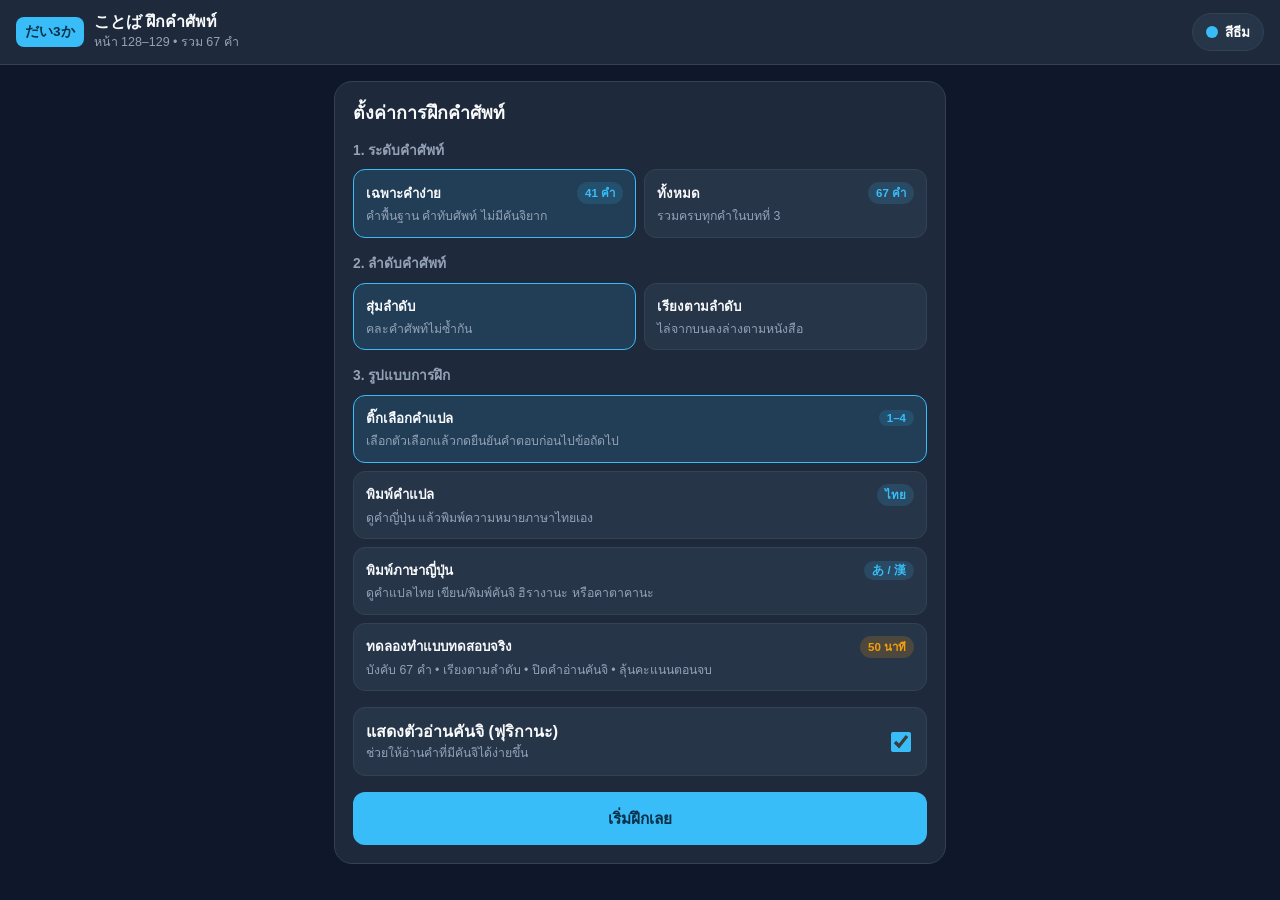
<file: index.html>
<!DOCTYPE html>
<html lang="th" data-theme="dark">
<head>
  <meta charset="UTF-8" />
  <meta name="viewport" content="width=device-width, initial-scale=1.0" />
  <title>ฝึกคำศัพท์ だい3か ことば (หน้า 128–129)</title>
  <link rel="stylesheet" href="./style.css" />
</head>
<body>
  <!-- แถบด้านบน -->
  <header class="topbar">
    <div class="brand">
      <span class="brand-badge">だい3か</span>
      <div>
        <h1>ことば ฝึกคำศัพท์</h1>
        <p class="subtitle">หน้า 128–129 • รวม 67 คำ</p>
      </div>
    </div>

    <button id="themeToggleBtn" class="icon-btn" type="button" aria-label="เปลี่ยนสีธีม">
      <span class="color-dot" id="currentThemeDot"></span>
      <span>สีธีม</span>
    </button>
  </header>

  <!-- หน้าต่างเปลี่ยนสี GUI (Fixed ไม่ทะลุขอบจอ) -->
  <div id="themeBackdrop" class="backdrop hidden"></div>
  <aside id="themePopover" class="theme-popover hidden" role="dialog" aria-label="ตั้งค่าสีธีม">
    <div class="popover-header">
      <strong>เปลี่ยนสี GUI</strong>
      <button id="closeThemeBtn" class="close-mini-btn" type="button">✕</button>
    </div>
    <div class="theme-grid">
      <button class="theme-chip active" data-theme-val="dark" type="button">
        <span class="dot" style="background:#38bdf8"></span> ธีมมืด
      </button>
      <button class="theme-chip" data-theme-val="amoled" type="button">
        <span class="dot" style="background:#a78bfa"></span> ดำสนิท
      </button>
      <button class="theme-chip" data-theme-val="light" type="button">
        <span class="dot" style="background:#2563eb"></span> คลีนไลท์
      </button>
      <button class="theme-chip" data-theme-val="matcha" type="button">
        <span class="dot" style="background:#34d399"></span> มัทฉะ
      </button>
      <button class="theme-chip" data-theme-val="sakura" type="button">
        <span class="dot" style="background:#f472b6"></span> ซากุระ
      </button>
      <button class="theme-chip" data-theme-val="amber" type="button">
        <span class="dot" style="background:#fb923c"></span> อบอุ่น
      </button>
    </div>
    <div class="custom-color-row">
      <label for="customColorInput">สีปุ่ม / ไฮไลต์กำหนดเอง</label>
      <div class="color-picker-wrap">
        <span id="customColorHex">#38BDF8</span>
        <input id="customColorInput" type="color" value="#38bdf8" />
      </div>
    </div>
  </aside>

  <main class="container">
    <!-- หน้า 1: ตั้งค่าการฝึก -->
    <section id="setupScreen" class="card">
      <h2 class="section-title">ตั้งค่าการฝึกคำศัพท์</h2>

      <div class="setting-block">
        <div class="setting-label">1. ระดับคำศัพท์</div>
        <div class="option-grid two-col" id="levelGroup">
          <button class="select-card active" data-value="easy" type="button">
            <div class="card-row">
              <strong>เฉพาะคำง่าย</strong>
              <span class="pill">41 คำ</span>
            </div>
            <small>คำพื้นฐาน คำทับศัพท์ ไม่มีคันจิยาก</small>
          </button>
          <button class="select-card" data-value="all" type="button">
            <div class="card-row">
              <strong>ทั้งหมด</strong>
              <span class="pill">67 คำ</span>
            </div>
            <small>รวมครบทุกคำในบทที่ 3</small>
          </button>
        </div>
      </div>

      <div class="setting-block">
        <div class="setting-label">2. ลำดับคำศัพท์</div>
        <div class="option-grid two-col" id="orderGroup">
          <button class="select-card active" data-value="random" type="button">
            <strong>สุ่มลำดับ</strong>
            <small>คละคำศัพท์ไม่ซ้ำกัน</small>
          </button>
          <button class="select-card" data-value="ordered" type="button">
            <strong>เรียงตามลำดับ</strong>
            <small>ไล่จากบนลงล่างตามหนังสือ</small>
          </button>
        </div>
      </div>

      <div class="setting-block">
        <div class="setting-label">3. รูปแบบการฝึก</div>
        <div class="option-grid" id="modeGroup">
          <button class="select-card active" data-value="mcq" type="button">
            <div class="card-row">
              <strong>ติ๊กเลือกคำแปล</strong>
              <span class="pill">1–4</span>
            </div>
            <small>เลือกตัวเลือกแล้วกดยืนยันคำตอบก่อนไปข้อถัดไป</small>
          </button>

          <button class="select-card" data-value="type_th" type="button">
            <div class="card-row">
              <strong>พิมพ์คำแปล</strong>
              <span class="pill">ไทย</span>
            </div>
            <small>ดูคำญี่ปุ่น แล้วพิมพ์ความหมายภาษาไทยเอง</small>
          </button>

          <button class="select-card" data-value="type_jp" type="button">
            <div class="card-row">
              <strong>พิมพ์ภาษาญี่ปุ่น</strong>
              <span class="pill">あ / 漢</span>
            </div>
            <small>ดูคำแปลไทย เขียน/พิมพ์คันจิ ฮิรางานะ หรือคาตาคานะ</small>
          </button>

          <button class="select-card exam-card" data-value="exam" type="button">
            <div class="card-row">
              <strong>ทดลองทำแบบทดสอบจริง</strong>
              <span class="pill exam-pill">50 นาที</span>
            </div>
            <small>บังคับ 67 คำ • เรียงตามลำดับ • ปิดคำอ่านคันจิ • ลุ้นคะแนนตอนจบ</small>
          </button>
        </div>
      </div>

      <div class="setting-block" id="furiganaRow">
        <label class="toggle-box" for="furiganaToggle">
          <div>
            <strong>แสดงตัวอ่านคันจิ (ฟุริกานะ)</strong>
            <small>ช่วยให้อ่านคำที่มีคันจิได้ง่ายขึ้น</small>
          </div>
          <input id="furiganaToggle" type="checkbox" checked />
        </label>
      </div>

      <div id="examNotice" class="exam-notice hidden">
        🔒 <strong>โหมดทดลองสอบ:</strong> ล็อกใช้คำศัพท์ทั้งหมด 67 คำ เรียงตามลำดับ ปิดฟุริกานะ และจับเวลา 50:00 นาที ไม่เฉลยระหว่างทำ
      </div>

      <button id="startBtn" class="primary-btn" type="button">เริ่มฝึกเลย</button>
    </section>

    <!-- หน้า 2: หน้าฝึก / ทำข้อสอบ -->
    <section id="quizScreen" class="card hidden">
      <div class="quiz-top">
        <button id="backBtn" class="ghost-btn" type="button">← ย้อนกลับ</button>
        <div class="quiz-status">
          <span id="progressText">1 / 41</span>
          <span id="timerBadge" class="timer-badge hidden">⏱ <strong id="timerText">50:00</strong></span>
        </div>
      </div>

      <div class="progress-track">
        <div id="progressFill" class="progress-fill"></div>
      </div>

      <div class="question-box">
        <div class="q-meta">
          <span id="qCounter">ข้อที่ 1</span>
          <span id="qDirectionTag" class="tag">ญี่ปุ่น → ไทย</span>
        </div>
        <div id="qPrompt" class="q-prompt">いま</div>
        <div id="qHint" class="q-hint hidden"></div>
      </div>

      <!-- โหมด 4 ตัวเลือก -->
      <div id="mcqSection" class="mcq-list hidden"></div>

      <!-- โหมดพิมพ์คำตอบ (ใช้ form แท้ + inputmode="text" เพื่อให้ Gboard / แป้นเขียนมือเด้งขึ้นบนทุกเบราว์เซอร์) -->
      <div id="inputSection" class="input-area hidden">
        <form id="answerForm" class="input-form" action="javascript:void(0)" autocomplete="off">
          <input
            id="answerInput"
            name="vocab_answer"
            class="answer-input"
            type="text"
            inputmode="text"
            enterkeyhint="done"
            autocomplete="off"
            autocorrect="off"
            autocapitalize="off"
            spellcheck="false"
            tabindex="0"
            placeholder="แตะที่นี่เพื่อเขียน/พิมพ์คำตอบ..."
          />
        </form>

        <div class="kbd-toolbar">
          <span id="inputHelperText" class="helper-note">แตะช่องด้านบนเพื่อเปิดแป้นพิมพ์</span>
          <button id="kbdToggleBtn" class="mini-tool-btn hidden" type="button">
            ⌨️ แป้นคานะสำรอง
          </button>
        </div>

        <!-- แป้นพิมพ์ญี่ปุ่นสำรอง (ซ่อนไว้เป็นค่าเริ่มต้น ใช้เมื่อต้องการจิ้มบนจอ) -->
        <div id="builtinKbd" class="builtin-kbd hidden">
          <div class="kbd-header">
            <div class="kbd-tabs">
              <button class="kbd-tab active" data-script="hira" type="button">ひらがな</button>
              <button class="kbd-tab" data-script="kata" type="button">カタカナ</button>
              <button class="kbd-tab" data-script="dakuten" type="button">゛/ ゜/ เล็ก</button>
            </div>
            <div class="kbd-actions">
              <button id="kbdBackspaceBtn" class="kbd-fn-btn" type="button">⌫ ลบ</button>
              <button id="kbdClearBtn" class="kbd-fn-btn" type="button">ล้าง</button>
            </div>
          </div>
          <div id="kbdGrid" class="kbd-grid"></div>
        </div>
      </div>

      <div id="feedbackBox" class="feedback-box hidden"></div>

      <button id="actionBtn" class="primary-btn" type="button" disabled>ยืนยันคำตอบ</button>
    </section>

    <!-- หน้า 3: สรุปผล -->
    <section id="resultScreen" class="card hidden">
      <div class="result-header">
        <span id="resultBadge" class="pill">เสร็จสิ้นการฝึก</span>
        <h2 id="resultTitle">สรุปผลคะแนน</h2>
        <div id="resultScoreMain" class="score-big">0 / 0</div>
        <p id="resultSub" class="subtitle"></p>
      </div>

      <div class="result-actions">
        <button id="retryWrongBtn" class="primary-btn hidden" type="button">ฝึกเฉพาะคำที่ผิดซ้ำ</button>
        <button id="restartAllBtn" class="secondary-btn" type="button">เริ่มรอบใหม่ตามตั้งค่าเดิม</button>
        <button id="backHomeResultBtn" class="ghost-btn full-btn" type="button">กลับหน้าตั้งค่าหลัก</button>
      </div>

      <h3 class="review-heading">รายละเอียดคำตอบทั้งหมด</h3>
      <div id="reviewList" class="review-list"></div>
    </section>
  </main>

  <!-- หน้าต่างยืนยันการกดย้อนกลับ -->
  <div id="confirmBackdrop" class="modal-backdrop hidden">
    <div class="confirm-modal" role="dialog" aria-modal="true" aria-labelledby="confirmTitle">
      <h3 id="confirmTitle">กลับไปหน้าตั้งค่าหลักไหม?</h3>
      <p id="confirmDesc">ความคืบหน้าในรอบปัจจุบันจะยังไม่ถูกบันทึก</p>
      <div class="modal-buttons">
        <button id="confirmStayBtn" class="secondary-btn" type="button">อยู่หน้านี้ต่อ</button>
        <button id="confirmLeaveBtn" class="danger-btn" type="button">ยืนยันกลับหน้าเดิม</button>
      </div>
    </div>
  </div>
  <script src="./app.js"></script>
</body>
</html>
</file>
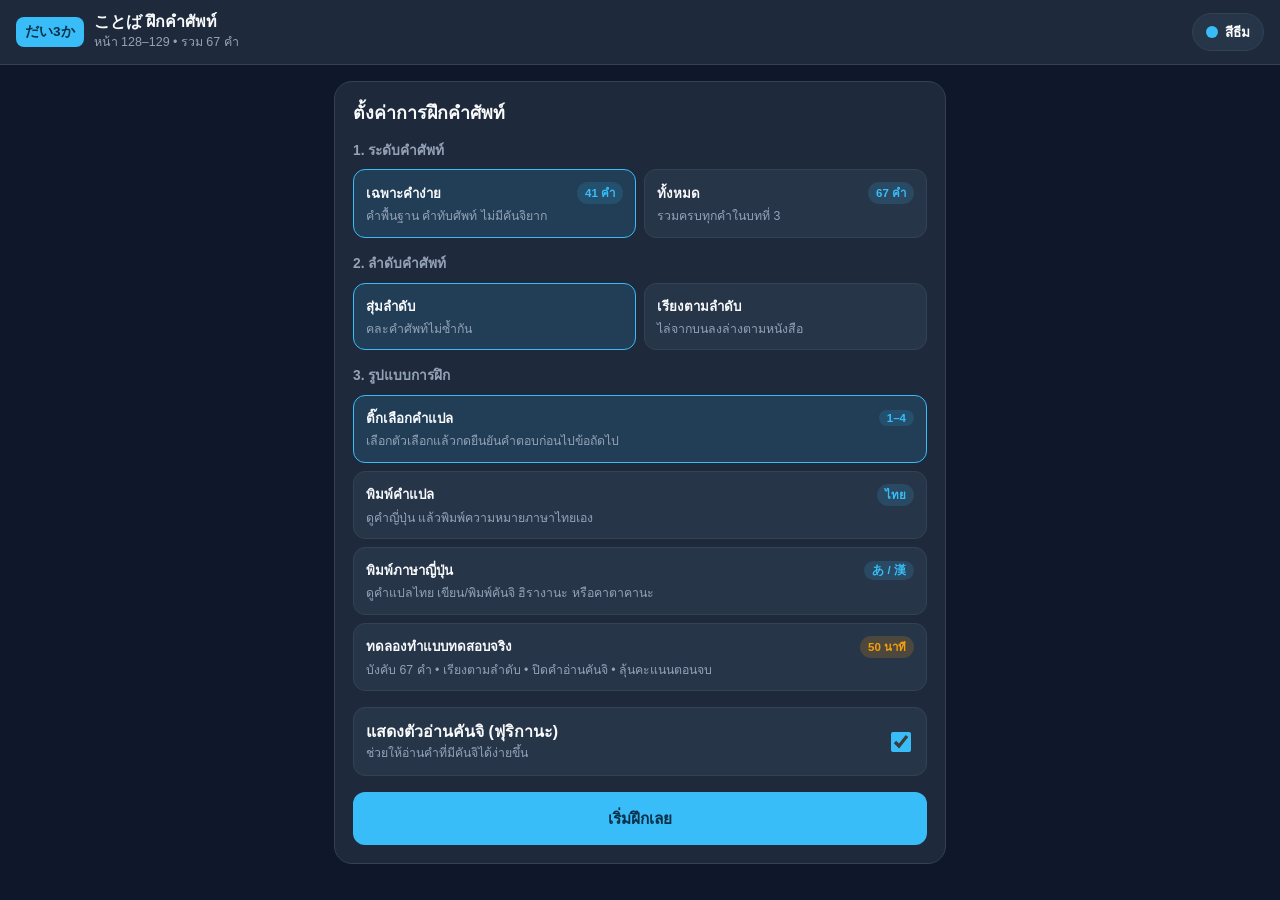
<file: 2_code_single_file/index.html>
<!DOCTYPE html>
<html lang="th" data-theme="dark">
<head>
  <meta charset="UTF-8" />
  <meta name="viewport" content="width=device-width, initial-scale=1.0" />
  <title>ฝึกคำศัพท์ だい3か ことば (หน้า 128–129)</title>
  <style>
/* =========================================================
   だい3か ことば (หน้า 128–129) - Stylesheet
   รองรับมือถือ, GitHub Pages, Android WebView และ Gboard Handwriting
   ========================================================= */

:root {
  --bg: #0f172a;
  --surface: #1e293b;
  --surface-2: #273549;
  --border: #334155;
  --text: #f8fafc;
  --text-muted: #94a3b8;
  --accent: #38bdf8;
  --accent-text: #082f49;
  --accent-soft: rgba(56, 189, 248, 0.14);
  --success: #22c55e;
  --success-soft: rgba(34, 197, 94, 0.15);
  --danger: #ef4444;
  --danger-soft: rgba(239, 68, 68, 0.15);
  --warning: #f59e0b;
}

[data-theme="amoled"] {
  --bg: #000000;
  --surface: #111114;
  --surface-2: #1c1c21;
  --border: #2c2c35;
  --text: #ffffff;
  --text-muted: #a1a1aa;
  --accent: #a78bfa;
  --accent-text: #1e1b4b;
  --accent-soft: rgba(167, 139, 250, 0.16);
}

[data-theme="light"] {
  --bg: #f1f5f9;
  --surface: #ffffff;
  --surface-2: #f8fafc;
  --border: #cbd5e1;
  --text: #0f172a;
  --text-muted: #475569;
  --accent: #2563eb;
  --accent-text: #ffffff;
  --accent-soft: rgba(37, 99, 235, 0.1);
}

[data-theme="matcha"] {
  --bg: #0d1b16;
  --surface: #152922;
  --surface-2: #1d362d;
  --border: #2a4d40;
  --text: #ecfdf5;
  --text-muted: #99c2b2;
  --accent: #34d399;
  --accent-text: #064e3b;
  --accent-soft: rgba(52, 211, 153, 0.15);
}

[data-theme="sakura"] {
  --bg: #1f121a;
  --surface: #2d1b26;
  --surface-2: #3b2432;
  --border: #523346;
  --text: #fdf2f8;
  --text-muted: #d8a8c2;
  --accent: #f472b6;
  --accent-text: #500724;
  --accent-soft: rgba(244, 114, 182, 0.16);
}

[data-theme="amber"] {
  --bg: #1c140d;
  --surface: #291e14;
  --surface-2: #38291c;
  --border: #523c29;
  --text: #fffbeb;
  --text-muted: #d6bc9c;
  --accent: #fb923c;
  --accent-text: #431407;
  --accent-soft: rgba(251, 146, 60, 0.16);
}

* {
  box-sizing: border-box;
  -webkit-tap-highlight-color: transparent;
}

html, body {
  margin: 0;
  padding: 0;
  background: var(--bg);
  color: var(--text);
  font-family: -apple-system, BlinkMacSystemFont, "Segoe UI", Roboto, "Hiragino Sans", "Noto Sans JP", "Noto Sans Thai", sans-serif;
  line-height: 1.5;
  min-height: 100dvh;
}

/* ปลดล็อกให้ช่องพิมพ์เรียก Gboard / แป้นพิมพ์มือถือทุกภาษา (รวมถึงเขียนด้วยมือ) ได้ 100% */
form, input, textarea {
  -webkit-user-select: text !important;
  user-select: text !important;
  -webkit-touch-callout: default !important;
  touch-action: manipulation;
  pointer-events: auto !important;
}

button {
  font-family: inherit;
  cursor: pointer;
  touch-action: manipulation;
}

.hidden {
  display: none !important;
}

/* Topbar */
.topbar {
  position: sticky;
  top: 0;
  z-index: 30;
  display: flex;
  align-items: center;
  justify-content: space-between;
  gap: 12px;
  padding: 12px 16px;
  background: var(--surface);
  border-bottom: 1px solid var(--border);
}

.brand {
  display: flex;
  align-items: center;
  gap: 10px;
}

.brand-badge {
  background: var(--accent);
  color: var(--accent-text);
  font-weight: 800;
  font-size: 0.85rem;
  padding: 5px 9px;
  border-radius: 8px;
}

.brand h1 {
  margin: 0;
  font-size: 1rem;
  line-height: 1.2;
}

.subtitle {
  margin: 2px 0 0;
  font-size: 0.78rem;
  color: var(--text-muted);
}

.icon-btn {
  display: inline-flex;
  align-items: center;
  gap: 7px;
  background: var(--surface-2);
  color: var(--text);
  border: 1px solid var(--border);
  border-radius: 999px;
  padding: 7px 13px;
  font-size: 0.85rem;
  font-weight: 600;
}

.color-dot {
  width: 12px;
  height: 12px;
  border-radius: 50%;
  background: var(--accent);
}

/* Theme Popover */
.backdrop {
  position: fixed;
  inset: 0;
  z-index: 40;
  background: rgba(0, 0, 0, 0.45);
}

.theme-popover {
  position: fixed;
  top: 62px;
  right: 12px;
  z-index: 50;
  width: min(310px, calc(100vw - 24px));
  background: var(--surface);
  border: 1px solid var(--border);
  border-radius: 16px;
  padding: 14px;
  box-shadow: 0 18px 40px rgba(0, 0, 0, 0.45);
}

.popover-header {
  display: flex;
  align-items: center;
  justify-content: space-between;
  margin-bottom: 10px;
  font-size: 0.92rem;
}

.close-mini-btn {
  background: var(--surface-2);
  border: 1px solid var(--border);
  color: var(--text-muted);
  border-radius: 8px;
  width: 28px;
  height: 28px;
}

.theme-grid {
  display: grid;
  grid-template-columns: repeat(2, 1fr);
  gap: 8px;
}

.theme-chip {
  display: flex;
  align-items: center;
  gap: 8px;
  padding: 8px 10px;
  border-radius: 10px;
  border: 1px solid var(--border);
  background: var(--surface-2);
  color: var(--text);
  font-size: 0.83rem;
  font-weight: 600;
  text-align: left;
}

.theme-chip.active {
  border-color: var(--accent);
  background: var(--accent-soft);
}

.theme-chip .dot {
  width: 11px;
  height: 11px;
  border-radius: 50%;
  flex-shrink: 0;
}

.custom-color-row {
  margin-top: 12px;
  padding-top: 10px;
  border-top: 1px solid var(--border);
  display: flex;
  align-items: center;
  justify-content: space-between;
  font-size: 0.82rem;
  color: var(--text-muted);
}

.color-picker-wrap {
  display: flex;
  align-items: center;
  gap: 8px;
}

#customColorHex {
  font-family: monospace;
  font-size: 0.78rem;
}

#customColorInput {
  width: 32px;
  height: 28px;
  border: none;
  background: transparent;
  padding: 0;
  cursor: pointer;
}

/* Container & Cards */
.container {
  max-width: 640px;
  margin: 0 auto;
  padding: 16px 14px 36px;
}

.card {
  background: var(--surface);
  border: 1px solid var(--border);
  border-radius: 18px;
  padding: 18px;
}

.section-title {
  margin: 0 0 14px;
  font-size: 1.12rem;
}

.setting-block {
  margin-bottom: 16px;
}

.setting-label {
  font-size: 0.86rem;
  font-weight: 700;
  color: var(--text-muted);
  margin-bottom: 8px;
}

.option-grid {
  display: grid;
  gap: 8px;
}

.option-grid.two-col {
  grid-template-columns: repeat(2, 1fr);
}

.select-card {
  display: flex;
  flex-direction: column;
  align-items: flex-start;
  gap: 4px;
  padding: 12px;
  border-radius: 12px;
  border: 1.5px solid var(--border);
  background: var(--surface-2);
  color: var(--text);
  text-align: left;
  transition: border-color 0.15s, background 0.15s, opacity 0.15s;
}

.select-card small {
  color: var(--text-muted);
  font-size: 0.77rem;
  line-height: 1.35;
}

.select-card.active {
  border-color: var(--accent);
  background: var(--accent-soft);
}

.select-card.locked {
  opacity: 0.55;
  cursor: not-allowed;
}

.card-row {
  width: 100%;
  display: flex;
  align-items: center;
  justify-content: space-between;
  gap: 6px;
}

.pill {
  font-size: 0.72rem;
  font-weight: 700;
  padding: 2px 8px;
  border-radius: 999px;
  background: var(--accent-soft);
  color: var(--accent);
}

.exam-pill {
  background: rgba(245, 158, 11, 0.18);
  color: var(--warning);
}

.toggle-box {
  display: flex;
  align-items: center;
  justify-content: space-between;
  gap: 12px;
  padding: 12px;
  border-radius: 12px;
  background: var(--surface-2);
  border: 1px solid var(--border);
  cursor: pointer;
}

.toggle-box.locked {
  opacity: 0.55;
  cursor: not-allowed;
}

.toggle-box small {
  display: block;
  color: var(--text-muted);
  font-size: 0.77rem;
}

.toggle-box input[type="checkbox"] {
  width: 20px;
  height: 20px;
  accent-color: var(--accent);
  flex-shrink: 0;
}

.exam-notice {
  background: rgba(245, 158, 11, 0.14);
  border: 1px solid rgba(245, 158, 11, 0.45);
  color: #fcd34d;
  border-radius: 12px;
  padding: 10px 12px;
  font-size: 0.82rem;
  margin-bottom: 14px;
}

/* Buttons */
.primary-btn, .secondary-btn, .ghost-btn, .danger-btn {
  border-radius: 12px;
  font-weight: 700;
  font-size: 0.96rem;
  padding: 13px 16px;
  border: 1px solid transparent;
  transition: opacity 0.15s, transform 0.08s;
}

.primary-btn {
  width: 100%;
  background: var(--accent);
  color: var(--accent-text);
}

.primary-btn:disabled {
  opacity: 0.4;
  cursor: not-allowed;
}

.secondary-btn {
  width: 100%;
  background: var(--surface-2);
  color: var(--text);
  border-color: var(--border);
}

.ghost-btn {
  background: transparent;
  color: var(--text-muted);
  border-color: var(--border);
  padding: 8px 12px;
  font-size: 0.85rem;
}

.full-btn {
  width: 100%;
  padding: 12px;
}

.danger-btn {
  width: 100%;
  background: var(--danger);
  color: #ffffff;
}

/* Quiz Screen */
.quiz-top {
  display: flex;
  align-items: center;
  justify-content: space-between;
  gap: 10px;
  margin-bottom: 10px;
}

.quiz-status {
  display: flex;
  align-items: center;
  gap: 8px;
  font-size: 0.88rem;
  font-weight: 700;
}

.timer-badge {
  padding: 4px 10px;
  border-radius: 999px;
  background: var(--surface-2);
  border: 1px solid var(--border);
  font-variant-numeric: tabular-nums;
}

.timer-badge.warn {
  border-color: var(--warning);
  color: var(--warning);
}

.timer-badge.danger {
  border-color: var(--danger);
  color: var(--danger);
  background: var(--danger-soft);
}

.progress-track {
  width: 100%;
  height: 6px;
  background: var(--surface-2);
  border-radius: 999px;
  overflow: hidden;
  margin-bottom: 16px;
}

.progress-fill {
  height: 100%;
  width: 0%;
  background: var(--accent);
  transition: width 0.2s ease;
}

.question-box {
  background: var(--surface-2);
  border: 1px solid var(--border);
  border-radius: 14px;
  padding: 18px 16px;
  text-align: center;
  margin-bottom: 14px;
}

.q-meta {
  display: flex;
  align-items: center;
  justify-content: space-between;
  font-size: 0.78rem;
  color: var(--text-muted);
  margin-bottom: 10px;
}

.tag {
  background: var(--accent-soft);
  color: var(--accent);
  padding: 2px 8px;
  border-radius: 999px;
  font-weight: 700;
}

.q-prompt {
  font-size: clamp(1.55rem, 6vw, 2.15rem);
  font-weight: 800;
  line-height: 1.4;
  word-break: keep-all;
}

.q-prompt ruby rt {
  font-size: 0.46em;
  color: var(--accent);
  font-weight: 600;
}

.q-hint {
  margin-top: 6px;
  font-size: 0.84rem;
  color: var(--text-muted);
}

/* MCQ Options */
.mcq-list {
  display: grid;
  gap: 9px;
  margin-bottom: 14px;
}

.mcq-btn {
  display: flex;
  align-items: center;
  gap: 10px;
  width: 100%;
  padding: 12px 14px;
  border-radius: 12px;
  border: 1.5px solid var(--border);
  background: var(--surface-2);
  color: var(--text);
  font-size: 0.95rem;
  font-weight: 600;
  text-align: left;
}

.mcq-num {
  width: 24px;
  height: 24px;
  border-radius: 7px;
  background: var(--surface);
  border: 1px solid var(--border);
  display: inline-flex;
  align-items: center;
  justify-content: center;
  font-size: 0.78rem;
  flex-shrink: 0;
}

.mcq-btn.selected {
  border-color: var(--accent);
  background: var(--accent-soft);
}

.mcq-btn.selected .mcq-num {
  background: var(--accent);
  color: var(--accent-text);
  border-color: var(--accent);
}

.mcq-btn.correct {
  border-color: var(--success);
  background: var(--success-soft);
}

.mcq-btn.wrong {
  border-color: var(--danger);
  background: var(--danger-soft);
}

/* Input Area */
.input-area {
  margin-bottom: 14px;
}

.input-form {
  margin: 0;
  padding: 0;
  width: 100%;
}

.answer-input {
  display: block;
  width: 100%;
  min-height: 54px;
  padding: 14px;
  font-size: 1.2rem;
  font-weight: 600;
  color: var(--text);
  background: var(--surface-2);
  border: 2px solid var(--border);
  border-radius: 12px;
  outline: none;
  -webkit-appearance: none;
  appearance: none;
}

.answer-input:focus {
  border-color: var(--accent);
  box-shadow: 0 0 0 3px var(--accent-soft);
}

.kbd-toolbar {
  display: flex;
  align-items: center;
  justify-content: space-between;
  gap: 8px;
  margin-top: 8px;
  flex-wrap: wrap;
}

.mini-tool-btn {
  background: var(--surface-2);
  color: var(--accent);
  border: 1px solid var(--border);
  border-radius: 8px;
  padding: 6px 10px;
  font-size: 0.78rem;
  font-weight: 600;
}

.helper-note {
  font-size: 0.78rem;
  color: var(--text-muted);
}

/* Built-in Japanese Keyboard (Optional fallback) */
.builtin-kbd {
  margin-top: 10px;
  padding: 10px;
  background: var(--surface-2);
  border: 1px solid var(--border);
  border-radius: 12px;
}

.kbd-header {
  display: flex;
  align-items: center;
  justify-content: space-between;
  gap: 6px;
  margin-bottom: 8px;
  flex-wrap: wrap;
}

.kbd-tabs, .kbd-actions {
  display: flex;
  gap: 5px;
}

.kbd-tab, .kbd-fn-btn {
  padding: 5px 9px;
  font-size: 0.78rem;
  font-weight: 700;
  border-radius: 7px;
  border: 1px solid var(--border);
  background: var(--surface);
  color: var(--text);
}

.kbd-tab.active {
  background: var(--accent);
  color: var(--accent-text);
  border-color: var(--accent);
}

.kbd-grid {
  display: grid;
  grid-template-columns: repeat(10, 1fr);
  gap: 4px;
}

.kana-key {
  padding: 8px 0;
  font-size: 0.95rem;
  font-weight: 700;
  border-radius: 7px;
  border: 1px solid var(--border);
  background: var(--surface);
  color: var(--text);
  text-align: center;
}

.kana-key:active {
  background: var(--accent);
  color: var(--accent-text);
}

.kana-key.empty {
  visibility: hidden;
  pointer-events: none;
}

/* Feedback */
.feedback-box {
  border-radius: 12px;
  padding: 12px 14px;
  margin-bottom: 14px;
  font-size: 0.9rem;
}

.feedback-box.correct {
  background: var(--success-soft);
  border: 1px solid var(--success);
}

.feedback-box.wrong {
  background: var(--danger-soft);
  border: 1px solid var(--danger);
}

/* Result Screen */
.result-header {
  text-align: center;
  margin-bottom: 16px;
}

.result-header h2 {
  margin: 8px 0 4px;
}

.score-big {
  font-size: 2.1rem;
  font-weight: 900;
  color: var(--accent);
}

.result-actions {
  display: grid;
  gap: 8px;
  margin-bottom: 18px;
}

.review-heading {
  margin: 0 0 10px;
  font-size: 0.95rem;
  color: var(--text-muted);
}

.review-list {
  display: grid;
  gap: 8px;
}

.review-item {
  padding: 10px 12px;
  border-radius: 10px;
  background: var(--surface-2);
  border-left: 4px solid var(--border);
  font-size: 0.86rem;
}

.review-item.ok {
  border-left-color: var(--success);
}

.review-item.no {
  border-left-color: var(--danger);
}

.review-top {
  display: flex;
  justify-content: space-between;
  gap: 8px;
  font-weight: 700;
}

.review-detail {
  margin-top: 3px;
  color: var(--text-muted);
  font-size: 0.8rem;
}

/* Confirmation Modal */
.modal-backdrop {
  position: fixed;
  inset: 0;
  z-index: 60;
  background: rgba(0, 0, 0, 0.65);
  display: flex;
  align-items: center;
  justify-content: center;
  padding: 16px;
}

.confirm-modal {
  width: min(360px, 100%);
  background: var(--surface);
  border: 1px solid var(--border);
  border-radius: 16px;
  padding: 18px;
  box-shadow: 0 20px 50px rgba(0, 0, 0, 0.5);
}

.confirm-modal h3 {
  margin: 0 0 6px;
  font-size: 1.05rem;
}

.confirm-modal p {
  margin: 0 0 16px;
  font-size: 0.86rem;
  color: var(--text-muted);
}

.modal-buttons {
  display: grid;
  grid-template-columns: 1fr 1fr;
  gap: 8px;
}

  </style>
</head>
<body>
  <!-- แถบด้านบน -->
  <header class="topbar">
    <div class="brand">
      <span class="brand-badge">だい3か</span>
      <div>
        <h1>ことば ฝึกคำศัพท์</h1>
        <p class="subtitle">หน้า 128–129 • รวม 67 คำ</p>
      </div>
    </div>

    <button id="themeToggleBtn" class="icon-btn" type="button" aria-label="เปลี่ยนสีธีม">
      <span class="color-dot" id="currentThemeDot"></span>
      <span>สีธีม</span>
    </button>
  </header>

  <!-- หน้าต่างเปลี่ยนสี GUI (Fixed ไม่ทะลุขอบจอ) -->
  <div id="themeBackdrop" class="backdrop hidden"></div>
  <aside id="themePopover" class="theme-popover hidden" role="dialog" aria-label="ตั้งค่าสีธีม">
    <div class="popover-header">
      <strong>เปลี่ยนสี GUI</strong>
      <button id="closeThemeBtn" class="close-mini-btn" type="button">✕</button>
    </div>
    <div class="theme-grid">
      <button class="theme-chip active" data-theme-val="dark" type="button">
        <span class="dot" style="background:#38bdf8"></span> ธีมมืด
      </button>
      <button class="theme-chip" data-theme-val="amoled" type="button">
        <span class="dot" style="background:#a78bfa"></span> ดำสนิท
      </button>
      <button class="theme-chip" data-theme-val="light" type="button">
        <span class="dot" style="background:#2563eb"></span> คลีนไลท์
      </button>
      <button class="theme-chip" data-theme-val="matcha" type="button">
        <span class="dot" style="background:#34d399"></span> มัทฉะ
      </button>
      <button class="theme-chip" data-theme-val="sakura" type="button">
        <span class="dot" style="background:#f472b6"></span> ซากุระ
      </button>
      <button class="theme-chip" data-theme-val="amber" type="button">
        <span class="dot" style="background:#fb923c"></span> อบอุ่น
      </button>
    </div>
    <div class="custom-color-row">
      <label for="customColorInput">สีปุ่ม / ไฮไลต์กำหนดเอง</label>
      <div class="color-picker-wrap">
        <span id="customColorHex">#38BDF8</span>
        <input id="customColorInput" type="color" value="#38bdf8" />
      </div>
    </div>
  </aside>

  <main class="container">
    <!-- หน้า 1: ตั้งค่าการฝึก -->
    <section id="setupScreen" class="card">
      <h2 class="section-title">ตั้งค่าการฝึกคำศัพท์</h2>

      <div class="setting-block">
        <div class="setting-label">1. ระดับคำศัพท์</div>
        <div class="option-grid two-col" id="levelGroup">
          <button class="select-card active" data-value="easy" type="button">
            <div class="card-row">
              <strong>เฉพาะคำง่าย</strong>
              <span class="pill">41 คำ</span>
            </div>
            <small>คำพื้นฐาน คำทับศัพท์ ไม่มีคันจิยาก</small>
          </button>
          <button class="select-card" data-value="all" type="button">
            <div class="card-row">
              <strong>ทั้งหมด</strong>
              <span class="pill">67 คำ</span>
            </div>
            <small>รวมครบทุกคำในบทที่ 3</small>
          </button>
        </div>
      </div>

      <div class="setting-block">
        <div class="setting-label">2. ลำดับคำศัพท์</div>
        <div class="option-grid two-col" id="orderGroup">
          <button class="select-card active" data-value="random" type="button">
            <strong>สุ่มลำดับ</strong>
            <small>คละคำศัพท์ไม่ซ้ำกัน</small>
          </button>
          <button class="select-card" data-value="ordered" type="button">
            <strong>เรียงตามลำดับ</strong>
            <small>ไล่จากบนลงล่างตามหนังสือ</small>
          </button>
        </div>
      </div>

      <div class="setting-block">
        <div class="setting-label">3. รูปแบบการฝึก</div>
        <div class="option-grid" id="modeGroup">
          <button class="select-card active" data-value="mcq" type="button">
            <div class="card-row">
              <strong>ติ๊กเลือกคำแปล</strong>
              <span class="pill">1–4</span>
            </div>
            <small>เลือกตัวเลือกแล้วกดยืนยันคำตอบก่อนไปข้อถัดไป</small>
          </button>

          <button class="select-card" data-value="type_th" type="button">
            <div class="card-row">
              <strong>พิมพ์คำแปล</strong>
              <span class="pill">ไทย</span>
            </div>
            <small>ดูคำญี่ปุ่น แล้วพิมพ์ความหมายภาษาไทยเอง</small>
          </button>

          <button class="select-card" data-value="type_jp" type="button">
            <div class="card-row">
              <strong>พิมพ์ภาษาญี่ปุ่น</strong>
              <span class="pill">あ / 漢</span>
            </div>
            <small>ดูคำแปลไทย เขียน/พิมพ์คันจิ ฮิรางานะ หรือคาตาคานะ</small>
          </button>

          <button class="select-card exam-card" data-value="exam" type="button">
            <div class="card-row">
              <strong>ทดลองทำแบบทดสอบจริง</strong>
              <span class="pill exam-pill">50 นาที</span>
            </div>
            <small>บังคับ 67 คำ • เรียงตามลำดับ • ปิดคำอ่านคันจิ • ลุ้นคะแนนตอนจบ</small>
          </button>
        </div>
      </div>

      <div class="setting-block" id="furiganaRow">
        <label class="toggle-box" for="furiganaToggle">
          <div>
            <strong>แสดงตัวอ่านคันจิ (ฟุริกานะ)</strong>
            <small>ช่วยให้อ่านคำที่มีคันจิได้ง่ายขึ้น</small>
          </div>
          <input id="furiganaToggle" type="checkbox" checked />
        </label>
      </div>

      <div id="examNotice" class="exam-notice hidden">
        🔒 <strong>โหมดทดลองสอบ:</strong> ล็อกใช้คำศัพท์ทั้งหมด 67 คำ เรียงตามลำดับ ปิดฟุริกานะ และจับเวลา 50:00 นาที ไม่เฉลยระหว่างทำ
      </div>

      <button id="startBtn" class="primary-btn" type="button">เริ่มฝึกเลย</button>
    </section>

    <!-- หน้า 2: หน้าฝึก / ทำข้อสอบ -->
    <section id="quizScreen" class="card hidden">
      <div class="quiz-top">
        <button id="backBtn" class="ghost-btn" type="button">← ย้อนกลับ</button>
        <div class="quiz-status">
          <span id="progressText">1 / 41</span>
          <span id="timerBadge" class="timer-badge hidden">⏱ <strong id="timerText">50:00</strong></span>
        </div>
      </div>

      <div class="progress-track">
        <div id="progressFill" class="progress-fill"></div>
      </div>

      <div class="question-box">
        <div class="q-meta">
          <span id="qCounter">ข้อที่ 1</span>
          <span id="qDirectionTag" class="tag">ญี่ปุ่น → ไทย</span>
        </div>
        <div id="qPrompt" class="q-prompt">いま</div>
        <div id="qHint" class="q-hint hidden"></div>
      </div>

      <!-- โหมด 4 ตัวเลือก -->
      <div id="mcqSection" class="mcq-list hidden"></div>

      <!-- โหมดพิมพ์คำตอบ (ใช้ form แท้ + inputmode="text" เพื่อให้ Gboard / แป้นเขียนมือเด้งขึ้นบนทุกเบราว์เซอร์) -->
      <div id="inputSection" class="input-area hidden">
        <form id="answerForm" class="input-form" action="javascript:void(0)" autocomplete="off">
          <input
            id="answerInput"
            name="vocab_answer"
            class="answer-input"
            type="text"
            inputmode="text"
            enterkeyhint="done"
            autocomplete="off"
            autocorrect="off"
            autocapitalize="off"
            spellcheck="false"
            tabindex="0"
            placeholder="แตะที่นี่เพื่อเขียน/พิมพ์คำตอบ..."
          />
        </form>

        <div class="kbd-toolbar">
          <span id="inputHelperText" class="helper-note">แตะช่องด้านบนเพื่อเปิดแป้นพิมพ์</span>
          <button id="kbdToggleBtn" class="mini-tool-btn hidden" type="button">
            ⌨️ แป้นคานะสำรอง
          </button>
        </div>

        <!-- แป้นพิมพ์ญี่ปุ่นสำรอง (ซ่อนไว้เป็นค่าเริ่มต้น ใช้เมื่อต้องการจิ้มบนจอ) -->
        <div id="builtinKbd" class="builtin-kbd hidden">
          <div class="kbd-header">
            <div class="kbd-tabs">
              <button class="kbd-tab active" data-script="hira" type="button">ひらがな</button>
              <button class="kbd-tab" data-script="kata" type="button">カタカナ</button>
              <button class="kbd-tab" data-script="dakuten" type="button">゛/ ゜/ เล็ก</button>
            </div>
            <div class="kbd-actions">
              <button id="kbdBackspaceBtn" class="kbd-fn-btn" type="button">⌫ ลบ</button>
              <button id="kbdClearBtn" class="kbd-fn-btn" type="button">ล้าง</button>
            </div>
          </div>
          <div id="kbdGrid" class="kbd-grid"></div>
        </div>
      </div>

      <div id="feedbackBox" class="feedback-box hidden"></div>

      <button id="actionBtn" class="primary-btn" type="button" disabled>ยืนยันคำตอบ</button>
    </section>

    <!-- หน้า 3: สรุปผล -->
    <section id="resultScreen" class="card hidden">
      <div class="result-header">
        <span id="resultBadge" class="pill">เสร็จสิ้นการฝึก</span>
        <h2 id="resultTitle">สรุปผลคะแนน</h2>
        <div id="resultScoreMain" class="score-big">0 / 0</div>
        <p id="resultSub" class="subtitle"></p>
      </div>

      <div class="result-actions">
        <button id="retryWrongBtn" class="primary-btn hidden" type="button">ฝึกเฉพาะคำที่ผิดซ้ำ</button>
        <button id="restartAllBtn" class="secondary-btn" type="button">เริ่มรอบใหม่ตามตั้งค่าเดิม</button>
        <button id="backHomeResultBtn" class="ghost-btn full-btn" type="button">กลับหน้าตั้งค่าหลัก</button>
      </div>

      <h3 class="review-heading">รายละเอียดคำตอบทั้งหมด</h3>
      <div id="reviewList" class="review-list"></div>
    </section>
  </main>

  <!-- หน้าต่างยืนยันการกดย้อนกลับ -->
  <div id="confirmBackdrop" class="modal-backdrop hidden">
    <div class="confirm-modal" role="dialog" aria-modal="true" aria-labelledby="confirmTitle">
      <h3 id="confirmTitle">กลับไปหน้าตั้งค่าหลักไหม?</h3>
      <p id="confirmDesc">ความคืบหน้าในรอบปัจจุบันจะยังไม่ถูกบันทึก</p>
      <div class="modal-buttons">
        <button id="confirmStayBtn" class="secondary-btn" type="button">อยู่หน้านี้ต่อ</button>
        <button id="confirmLeaveBtn" class="danger-btn" type="button">ยืนยันกลับหน้าเดิม</button>
      </div>
    </div>
  </div>
  <script>
// =========================================================
// だい3か ことば (หน้า 128–129) - Application Logic
// รองรับ Gboard Handwriting (手書き入力), ทุกภาษาบนคีย์บอร์ดมือถือ, และ GitHub Pages
// =========================================================

const VOCAB_DATA = [
  { jp: "~じ", reading: "じ", th: "...โมง ...นาฬิกา", easy: true },
  { jp: "~ふん／ぷん", reading: "ふん", alt: ["ぷん", "ふんぷん", "ふん/ぷん"], th: "...นาที", easy: true },
  { jp: "いま", reading: "いま", th: "ตอนนี้ ขณะนี้", easy: true },
  { jp: "なんじ", reading: "なんじ", th: "กี่โมง", easy: true },
  { jp: "~はん", reading: "はん", th: "...ครึ่ง", easy: true },
  { jp: "ごご", reading: "ごご", th: "p.m.", easy: true },
  { jp: "ごぜん", reading: "ごぜん", th: "a.m.", easy: true },
  { jp: "とうきょう", reading: "とうきょう", alt: ["東京"], th: "โตเกียว", easy: true },
  { jp: "バンコク", reading: "バンコク", th: "กรุงเทพฯ", easy: true },
  { jp: "ペキン", reading: "ペキン", th: "ปักกิ่ง", easy: true },
  { jp: "火よう日", ruby: [["火", "か"], ["日", "び"]], reading: "かようび", alt: ["火曜日"], th: "วันอังคาร", easy: false },
  { jp: "金よう日", ruby: [["金", "きん"], ["日", "び"]], reading: "きんようび", alt: ["金曜日"], th: "วันศุกร์", easy: false },
  { jp: "月よう日", ruby: [["月", "げつ"], ["日", "び"]], reading: "げつようび", alt: ["月曜日"], th: "วันจันทร์", easy: false },
  { jp: "水よう日", ruby: [["水", "すい"], ["日", "び"]], reading: "すいようび", alt: ["水曜日"], th: "วันพุธ", easy: false },
  { jp: "たんじょう日", ruby: [["日", "び"]], reading: "たんじょうび", alt: ["誕生日"], th: "วันเกิด", easy: false },
  { jp: "土よう日", ruby: [["土", "ど"], ["日", "び"]], reading: "どようび", alt: ["土曜日"], th: "วันเสาร์", easy: false },
  { jp: "なんよう日", ruby: [["日", "び"]], reading: "なんようび", alt: ["何曜日"], th: "วันอะไร (ในรอบสัปดาห์)", easy: false },
  { jp: "日よう日", ruby: [["日", "にち"], ["日", "び"]], reading: "にちようび", alt: ["日曜日"], th: "วันอาทิตย์", easy: false },
  { jp: "木よう日", ruby: [["木", "もく"], ["日", "び"]], reading: "もくようび", alt: ["木曜日"], th: "วันพฤหัสบดี", easy: false },
  { jp: "かていか", reading: "かていか", alt: ["家庭科"], th: "คหกรรม", easy: false },
  { jp: "~じかんめ", reading: "じかんめ", alt: ["時間目"], th: "ชั่วโมงที่... คาบที่...", easy: false },
  { jp: "れきし", reading: "れきし", alt: ["歴史"], th: "ประวัติศาสตร์", easy: false },
  { jp: "ココナッツ", reading: "ココナッツ", th: "มะพร้าว", easy: true },
  { jp: "サッカー", reading: "サッカー", th: "ฟุตบอล", easy: true },
  { jp: "すいか", reading: "すいか", th: "แตงโม", easy: true },
  { jp: "好き", ruby: [["好", "す"]], reading: "すき", th: "ชอบ", easy: false },
  { jp: "スポーツ", reading: "スポーツ", th: "กีฬา", easy: true },
  { jp: "タイりょうり", reading: "タイりょうり", alt: ["タイ料理"], th: "อาหารไทย", easy: false },
  { jp: "たっきゅう", reading: "たっきゅう", alt: ["卓球"], th: "ปิงปอง", easy: false },
  { jp: "テニス", reading: "テニス", th: "เทนนิส", easy: true },
  { jp: "ドリアン", reading: "ドリアン", th: "ทุเรียน", easy: true },
  { jp: "パイナップル", reading: "パイナップル", th: "สับปะรด", easy: true },
  { jp: "バスケットボール", reading: "バスケットボール", th: "บาสเกตบอล", easy: true },
  { jp: "バドミントン", reading: "バドミントン", th: "แบดมินตัน", easy: true },
  { jp: "バナナ", reading: "バナナ", th: "กล้วย", easy: true },
  { jp: "パパイヤ", reading: "パパイヤ", th: "มะละกอ", easy: true },
  { jp: "バレーボール", reading: "バレーボール", th: "วอลเลย์บอล", easy: true },
  { jp: "マンゴー", reading: "マンゴー", th: "มะม่วง", easy: true },
  { jp: "マンゴスチン", reading: "マンゴスチン", th: "มังคุด", easy: true },
  { jp: "メロン", reading: "メロン", th: "เมลอน", easy: true },
  { jp: "かもく", reading: "かもく", alt: ["科目"], th: "วิชา", easy: false },
  { jp: "あさ", reading: "あさ", alt: ["朝"], th: "ตอนเช้า", easy: true },
  { jp: "うち", reading: "うち", alt: ["家"], th: "บ้าน", easy: true },
  { jp: "おわります", reading: "おわります", alt: ["終わります"], th: "เลิก", easy: false },
  { jp: "じゅぎょう", reading: "じゅぎょう", alt: ["授業"], th: "ชั่วโมงเรียน คาบเรียน", easy: false },
  { jp: "じゅく", reading: "じゅく", alt: ["塾"], th: "โรงเรียนกวดวิชา", easy: false },
  { jp: "そして", reading: "そして", th: "แล้วก็", easy: true },
  { jp: "はじまります", reading: "はじまります", alt: ["始まります"], th: "เริ่ม", easy: false },
  { jp: "やすみ", reading: "やすみ", alt: ["休み"], th: "วันหยุด", easy: true },
  { jp: "えっ", reading: "えっ", th: "คำอุทานแสดงความประหลาดใจในสิ่งที่ได้ยิน", easy: true },
  { jp: "これ", reading: "これ", th: "นี่ อันนี้", easy: true },
  { jp: "しゅくだい", reading: "しゅくだい", alt: ["宿題"], th: "การบ้าน", easy: false },
  { jp: "すうじ", reading: "すうじ", alt: ["数字"], th: "ตัวเลข", easy: false },
  { jp: "たいへんですね。", reading: "たいへんですね", alt: ["大変ですね", "大変ですね。"], th: "แย่เลยนะ ลำบากเนอะ", easy: false },
  { jp: "でも", reading: "でも", th: "แต่", easy: true },
  { jp: "まいにち", reading: "まいにち", alt: ["毎日"], th: "ทุกวัน", easy: true },
  { jp: "あれ", reading: "あれ", th: "โน่น อันโน้น", easy: true },
  { jp: "うた", reading: "うた", alt: ["歌"], th: "เพลง", easy: true },
  { jp: "それ", reading: "それ", th: "นั่น อันนั้น", easy: true },
  { jp: "てんぷら", reading: "てんぷら", alt: ["天ぷら"], th: "เทมปุระ", easy: true },
  { jp: "ドラマ", reading: "ドラマ", th: "ละครทีวี", easy: true },
  { jp: "どれ", reading: "どれ", th: "อันไหน", easy: true },
  { jp: "なんぷん", reading: "なんぷん", alt: ["何分"], th: "กี่นาที", easy: false },
  { jp: "日本りょうり", ruby: [["日本", "にほん"]], reading: "にほんりょうり", alt: ["日本料理"], th: "อาหารญี่ปุ่น", easy: false },
  { jp: "ひるやすみ", reading: "ひるやすみ", alt: ["昼休み"], th: "พักกลางวัน", easy: false },
  { jp: "やきそば", reading: "やきそば", alt: ["焼きそば", "ยะกิโซะบะ"], th: "ยากิโซบะ", easy: true },
  { jp: "よる", reading: "よる", alt: ["夜"], th: "กลางคืน", easy: true }
];

const KANA_CHARTS = {
  hira: [
    "あ","い","う","え","お","か","き","く","け","こ",
    "さ","し","す","せ","そ","た","ち","つ","て","と",
    "な","に","ぬ","ね","の","は","ひ","ふ","へ","ほ",
    "ま","み","む","め","も","や","","ゆ","","よ",
    "ら","り","る","れ","ろ","わ","","を","","ん"
  ],
  kata: [
    "ア","イ","ウ","エ","オ","カ","キ","ク","ケ","コ",
    "サ","シ","ス","セ","ソ","タ","チ","ツ","テ","ト",
    "ナ","ニ","ヌ","ネ","ノ","ハ","ヒ","フ","ヘ","ホ",
    "マ","ミ","ム","メ","モ","ヤ","","ユ","","ヨ",
    "ラ","リ","ル","レ","ロ","ワ","","ヲ","","ン"
  ],
  dakuten: [
    "が","ぎ","ぐ","げ","ご","ざ","じ","ず","ぜ","ぞ",
    "だ","ぢ","づ","で","ど","ば","び","ぶ","べ","ぼ",
    "ぱ","ぴ","ぷ","ぺ","ぽ","っ","ゃ","ゅ","ょ","ー",
    "ガ","ギ","グ","ゲ","ゴ","ザ","ジ","ズ","ゼ","ゾ",
    "ダ","ヂ","ヅ","デ","ド","バ","ビ","ブ","ベ","ボ",
    "パ","ピ","プ","ペ","ポ","ッ","ャ","ュ","ョ","・"
  ]
};

const state = {
  level: "easy",
  order: "random",
  mode: "mcq",
  furigana: true,
  questions: [],
  currentIndex: 0,
  selectedMcq: null,
  answered: false,
  isComposing: false,
  lastCompositionEnd: 0,
  results: [],
  timerInterval: null,
  secondsLeft: 50 * 60,
  inSession: false,
  currentKbdTab: "hira"
};

const $ = (id) => document.getElementById(id);

// ระบบธีม
function initTheme() {
  const savedTheme = localStorage.getItem("jp3_theme") || "dark";
  const savedAccent = localStorage.getItem("jp3_accent");
  applyTheme(savedTheme, false);
  if (savedAccent) {
    applyCustomAccent(savedAccent, false);
  }

  $("themeToggleBtn").addEventListener("click", () => {
    $("themeBackdrop").classList.remove("hidden");
    $("themePopover").classList.remove("hidden");
  });

  const closeTheme = () => {
    $("themeBackdrop").classList.add("hidden");
    $("themePopover").classList.add("hidden");
  };

  $("themeBackdrop").addEventListener("click", closeTheme);
  $("closeThemeBtn").addEventListener("click", closeTheme);

  document.querySelectorAll(".theme-chip").forEach((btn) => {
    btn.addEventListener("click", () => {
      localStorage.removeItem("jp3_accent");
      document.documentElement.style.removeProperty("--accent");
      document.documentElement.style.removeProperty("--accent-soft");
      document.documentElement.style.removeProperty("--accent-text");
      applyTheme(btn.dataset.themeVal, true);
    });
  });

  $("customColorInput").addEventListener("input", (e) => {
    applyCustomAccent(e.target.value, true);
  });
}

function applyTheme(themeName, save = true) {
  document.documentElement.setAttribute("data-theme", themeName);
  if (save) localStorage.setItem("jp3_theme", themeName);
  document.querySelectorAll(".theme-chip").forEach((chip) => {
    chip.classList.toggle("active", chip.dataset.themeVal === themeName);
  });
  const computedAccent = getComputedStyle(document.documentElement).getPropertyValue("--accent").trim();
  $("currentThemeDot").style.background = computedAccent;
}

function applyCustomAccent(hex, save = true) {
  document.documentElement.style.setProperty("--accent", hex);
  document.documentElement.style.setProperty("--accent-soft", hexToRgba(hex, 0.16));
  document.documentElement.style.setProperty("--accent-text", getContrastColor(hex));
  $("customColorInput").value = hex;
  $("customColorHex").textContent = hex.toUpperCase();
  $("currentThemeDot").style.background = hex;
  if (save) localStorage.setItem("jp3_accent", hex);
}

function hexToRgba(hex, alpha) {
  const clean = hex.replace("#", "");
  const num = parseInt(clean, 16);
  const r = (num >> 16) & 255;
  const g = (num >> 8) & 255;
  const b = num & 255;
  return `rgba(${r}, ${g}, ${b}, ${alpha})`;
}

function getContrastColor(hex) {
  const clean = hex.replace("#", "");
  const num = parseInt(clean, 16);
  const r = (num >> 16) & 255;
  const g = (num >> 8) & 255;
  const b = num & 255;
  const luminance = (0.299 * r + 0.587 * g + 0.114 * b) / 255;
  return luminance > 0.62 ? "#0f172a" : "#ffffff";
}

// หน้าตั้งค่า
function initSetup() {
  bindOptionGroup("levelGroup", "level");
  bindOptionGroup("orderGroup", "order");
  bindOptionGroup("modeGroup", "mode");

  $("furiganaToggle").addEventListener("change", (e) => {
    if (state.mode === "exam") {
      e.target.checked = false;
      return;
    }
    state.furigana = e.target.checked;
  });

  $("startBtn").addEventListener("click", () => {
    const pool = getFilteredPool();
    startSession(pool);
  });
}

function bindOptionGroup(groupId, stateKey) {
  const group = $(groupId);
  group.querySelectorAll(".select-card").forEach((card) => {
    card.addEventListener("click", () => {
      if (card.classList.contains("locked")) return;
      state[stateKey] = card.dataset.value;
      syncSetupUI();
    });
  });
}

function syncSetupUI() {
  const isExam = state.mode === "exam";

  // โหมดทดลองสอบ: บังคับ ทั้งหมด 67 คำ + เรียงตามลำดับ + ปิดฟุริกานะ
  if (isExam) {
    state.level = "all";
    state.order = "ordered";
    state.furigana = false;
  }

  ["levelGroup", "orderGroup", "modeGroup"].forEach((groupId) => {
    const key = groupId === "levelGroup" ? "level" : groupId === "orderGroup" ? "order" : "mode";
    $(groupId).querySelectorAll(".select-card").forEach((card) => {
      card.classList.toggle("active", card.dataset.value === state[key]);
      if (groupId !== "modeGroup") {
        card.classList.toggle("locked", isExam);
      }
    });
  });

  $("furiganaToggle").checked = state.furigana;
  $("furiganaToggle").disabled = isExam;
  $("furiganaRow").querySelector(".toggle-box").classList.toggle("locked", isExam);
  $("examNotice").classList.toggle("hidden", !isExam);
}

function getFilteredPool() {
  const base = state.level === "easy" ? VOCAB_DATA.filter((w) => w.easy) : [...VOCAB_DATA];
  if (state.order === "random" && state.mode !== "exam") {
    return shuffleArray(base);
  }
  return base;
}

function shuffleArray(arr) {
  const copy = [...arr];
  for (let i = copy.length - 1; i > 0; i--) {
    const j = Math.floor(Math.random() * (i + 1));
    [copy[i], copy[j]] = [copy[j], copy[i]];
  }
  return copy;
}

// เริ่มรอบฝึก / สอบ
function startSession(pool) {
  state.questions = pool;
  state.currentIndex = 0;
  state.results = [];
  state.answered = false;
  state.selectedMcq = null;
  state.inSession = true;

  if (location.hash !== "#session") {
    history.pushState({ page: "session" }, "", "#session");
  }

  $("setupScreen").classList.add("hidden");
  $("resultScreen").classList.add("hidden");
  $("quizScreen").classList.remove("hidden");

  stopTimer();
  if (state.mode === "exam") {
    state.secondsLeft = 50 * 60;
    $("timerBadge").classList.remove("hidden", "warn", "danger");
    updateTimerDisplay();
    state.timerInterval = setInterval(() => {
      state.secondsLeft--;
      updateTimerDisplay();
      if (state.secondsLeft <= 0) {
        stopTimer();
        finishSession(true);
      }
    }, 1000);
  } else {
    $("timerBadge").classList.add("hidden");
  }

  renderQuestion();
}

function updateTimerDisplay() {
  const mins = Math.floor(Math.max(0, state.secondsLeft) / 60);
  const secs = Math.max(0, state.secondsLeft) % 60;
  $("timerText").textContent = `${String(mins).padStart(2, "0")}:${String(secs).padStart(2, "0")}`;

  const badge = $("timerBadge");
  badge.classList.remove("warn", "danger");
  if (state.secondsLeft <= 180) {
    badge.classList.add("danger");
  } else if (state.secondsLeft <= 600) {
    badge.classList.add("warn");
  }
}

function stopTimer() {
  if (state.timerInterval) {
    clearInterval(state.timerInterval);
    state.timerInterval = null;
  }
}

// แสดงคำถาม
function renderQuestion() {
  const item = state.questions[state.currentIndex];
  const total = state.questions.length;
  state.answered = false;
  state.selectedMcq = null;
  state.isComposing = false;

  $("progressText").textContent = `${state.currentIndex + 1} / ${total}`;
  $("progressFill").style.width = `${((state.currentIndex + 1) / total) * 100}%`;
  $("qCounter").textContent = `ข้อที่ ${state.currentIndex + 1}`;
  $("feedbackBox").classList.add("hidden");
  $("feedbackBox").className = "feedback-box hidden";

  const isJpAnswer = state.mode === "type_jp" || state.mode === "exam";
  $("qDirectionTag").textContent = isJpAnswer ? "ไทย → ญี่ปุ่น" : "ญี่ปุ่น → ไทย";

  if (isJpAnswer) {
    $("qPrompt").removeAttribute("lang");
    $("qPrompt").textContent = item.th;
    $("qHint").classList.add("hidden");
  } else {
    $("qPrompt").setAttribute("lang", "ja");
    $("qPrompt").innerHTML = formatJapanesePrompt(item);
    $("qHint").classList.add("hidden");
  }

  if (state.mode === "mcq") {
    $("mcqSection").classList.remove("hidden");
    $("inputSection").classList.add("hidden");
    renderMcqOptions(item);
    $("actionBtn").textContent = "ยืนยันคำตอบ";
    $("actionBtn").disabled = true;
  } else {
    $("mcqSection").classList.add("hidden");
    $("inputSection").classList.remove("hidden");

    const input = $("answerInput");
    input.value = "";
    input.disabled = false;
    input.readOnly = false;
    input.placeholder = isJpAnswer
      ? "แตะที่นี่เพื่อเขียน/พิมพ์ภาษาญี่ปุ่น..."
      : "แตะที่นี่เพื่อพิมพ์คำแปลภาษาไทย...";

    $("kbdToggleBtn").classList.toggle("hidden", !isJpAnswer);
    if (!isJpAnswer) {
      $("builtinKbd").classList.add("hidden");
    }

    $("inputHelperText").textContent =
      state.mode === "exam"
        ? "เขียน/พิมพ์คำตอบแล้วกดปุ่มบันทึกด้านล่าง"
        : "แตะช่องพิมพ์ด้านบน (รองรับแป้นเขียนมือ Gboard ทุกภาษา)";

    $("actionBtn").textContent =
      state.mode === "exam"
        ? state.currentIndex === total - 1
          ? "ส่งข้อสอบทั้งหมด"
          : "บันทึกและไปข้อถัดไป"
        : "ยืนยันคำตอบ";
    $("actionBtn").disabled = false;
  }
}

function formatJapanesePrompt(item) {
  if (!state.furigana || !item.ruby) {
    return escapeHtml(item.jp);
  }
  let html = escapeHtml(item.jp);
  item.ruby.forEach(([kanji, kana]) => {
    html = html.replace(
      escapeHtml(kanji),
      `<ruby>${escapeHtml(kanji)}<rt>${escapeHtml(kana)}</rt></ruby>`
    );
  });
  return html;
}

function renderMcqOptions(correctItem) {
  const container = $("mcqSection");
  container.innerHTML = "";

  const distractors = shuffleArray(VOCAB_DATA.filter((w) => w.jp !== correctItem.jp)).slice(0, 3);
  const choices = shuffleArray([correctItem, ...distractors]);

  choices.forEach((choice, idx) => {
    const btn = document.createElement("button");
    btn.type = "button";
    btn.className = "mcq-btn";
    btn.dataset.th = choice.th;
    btn.innerHTML = `<span class="mcq-num">${idx + 1}</span><span>${escapeHtml(choice.th)}</span>`;

    btn.addEventListener("click", () => {
      if (state.answered) return;
      state.selectedMcq = choice.th;
      container.querySelectorAll(".mcq-btn").forEach((b) => b.classList.remove("selected"));
      btn.classList.add("selected");
      $("actionBtn").disabled = false;
    });

    container.appendChild(btn);
  });
}

// ตรวจคำตอบและไปข้อถัดไป
function handleAction() {
  const item = state.questions[state.currentIndex];
  const total = state.questions.length;

  // โหมดทดลองสอบจริง
  if (state.mode === "exam") {
    const userVal = $("answerInput").value.trim();
    const isCorrect = checkJapaneseAnswer(userVal, item);
    state.results.push({
      item,
      userAnswer: userVal || "(ไม่ได้ตอบ)",
      correctAnswer: `${item.jp} (${item.reading})`,
      isCorrect
    });

    if (state.currentIndex + 1 < total) {
      state.currentIndex++;
      renderQuestion();
      $("answerInput").focus();
    } else {
      finishSession(false);
    }
    return;
  }

  // โหมดฝึกปกติ
  if (!state.answered) {
    state.answered = true;
    let isCorrect = false;
    let userAnswer = "";
    let correctAnswer = "";

    if (state.mode === "mcq") {
      userAnswer = state.selectedMcq || "";
      correctAnswer = item.th;
      isCorrect = userAnswer === correctAnswer;

      $("mcqSection").querySelectorAll(".mcq-btn").forEach((btn) => {
        btn.disabled = true;
        if (btn.dataset.th === correctAnswer) {
          btn.classList.add("correct");
        } else if (btn.dataset.th === userAnswer && !isCorrect) {
          btn.classList.add("wrong");
        }
      });
    } else if (state.mode === "type_th") {
      userAnswer = $("answerInput").value.trim();
      correctAnswer = item.th;
      isCorrect = checkThaiAnswer(userAnswer, item);
      $("answerInput").disabled = true;
    } else if (state.mode === "type_jp") {
      userAnswer = $("answerInput").value.trim();
      correctAnswer =
        item.jp === item.reading ? item.jp : `${item.jp} (${item.reading})`;
      isCorrect = checkJapaneseAnswer(userAnswer, item);
      $("answerInput").disabled = true;
    }

    state.results.push({
      item,
      userAnswer: userAnswer || "(ไม่ได้ตอบ)",
      correctAnswer,
      isCorrect
    });

    const fb = $("feedbackBox");
    fb.classList.remove("hidden");
    fb.classList.add(isCorrect ? "correct" : "wrong");
    fb.innerHTML = isCorrect
      ? `✅ <strong>ถูกต้อง!</strong> เฉลย: ${escapeHtml(correctAnswer)}`
      : `❌ <strong>ยังไม่ถูก</strong> • เฉลยคือ: <strong>${escapeHtml(correctAnswer)}</strong>`;

    $("actionBtn").textContent =
      state.currentIndex + 1 < total ? "ข้อถัดไป →" : "ดูสรุปผลคะแนน";
    $("actionBtn").disabled = false;
  } else {
    if (state.currentIndex + 1 < total) {
      state.currentIndex++;
      renderQuestion();
      if (state.mode !== "mcq") {
        $("answerInput").focus();
      }
    } else {
      finishSession(false);
    }
  }
}

// ตรวจคำตอบภาษาญี่ปุ่น (รับทั้งคันจิที่เขียนด้วยมือ, ฮิรางานะ, คาตาคานะ)
function normalizeJp(str) {
  return str
    .normalize("NFKC")
    .trim()
    .toLowerCase()
    .replace(/[~〜～ー－‐\-。．.・／/\s　()（）]/g, "")
    .replace(/[ァ-ヶ]/g, (ch) =>
      String.fromCharCode(ch.charCodeAt(0) - 0x60)
    );
}

function checkJapaneseAnswer(userInput, item) {
  const normUser = normalizeJp(userInput);
  if (!normUser) return false;

  const candidates = [item.jp, item.reading, ...(item.alt || [])];
  return candidates.some((cand) => normalizeJp(cand) === normUser);
}

// ตรวจคำตอบภาษาไทย
function normalizeTh(str) {
  return str
    .normalize("NFKC")
    .trim()
    .toLowerCase()
    .replace(/[.…()（）\s]/g, "");
}

function checkThaiAnswer(userInput, item) {
  const normUser = normalizeTh(userInput);
  if (!normUser) return false;

  const fullNorm = normalizeTh(item.th);
  if (normUser === fullNorm) return true;

  const parts = item.th
    .replace(/\([^)]*\)/g, "")
    .replace(/[.…]/g, "")
    .split(/\s+/)
    .map((p) => normalizeTh(p))
    .filter((p) => p.length >= 2);

  if (parts.some((p) => p === normUser)) return true;

  if (item.jp === "えっ" && (normUser.includes("ประหลาดใจ") || normUser.includes("ตกใจ") || normUser.includes("อุทาน"))) {
    return true;
  }

  return false;
}

// หน้าสรุปผล
function finishSession(isTimeout) {
  stopTimer();
  $("quizScreen").classList.add("hidden");
  $("resultScreen").classList.remove("hidden");

  const total = state.results.length;
  const correctCount = state.results.filter((r) => r.isCorrect).length;
  const wrongItems = state.results.filter((r) => !r.isCorrect).map((r) => r.item);

  if (state.mode === "exam") {
    const usedSec = Math.max(0, 50 * 60 - state.secondsLeft);
    const usedMin = Math.floor(usedSec / 60);
    const usedRemSec = usedSec % 60;
    $("resultBadge").textContent = isTimeout ? "หมดเวลาสอบ 50 นาที" : "ส่งข้อสอบเรียบร้อย";
    $("resultTitle").textContent = "ผลคะแนนทดลองสอบ";
    $("resultScoreMain").textContent = `ได้ ${correctCount} เต็ม ${total} คะแนน`;
    $("resultSub").textContent = `ใช้เวลาทำข้อสอบ ${usedMin} นาที ${usedRemSec} วินาที`;
  } else {
    $("resultBadge").textContent = "เสร็จสิ้นการฝึก";
    $("resultTitle").textContent = "สรุปผลการฝึกคำศัพท์";
    $("resultScoreMain").textContent = `${correctCount} / ${total}`;
    $("resultSub").textContent =
      wrongItems.length === 0
        ? "สุดยอด! ตอบถูกครบทุกคำเลย"
        : `ตอบถูก ${correctCount} คำ • ผิด ${wrongItems.length} คำ`;
  }

  const retryBtn = $("retryWrongBtn");
  if (wrongItems.length > 0) {
    retryBtn.classList.remove("hidden");
    retryBtn.textContent = `ฝึกเฉพาะคำที่ผิดซ้ำ (${wrongItems.length} คำ)`;
    retryBtn.onclick = () => {
      if (state.mode === "exam") {
        state.mode = "type_jp";
        syncSetupUI();
      }
      startSession(wrongItems);
    };
  } else {
    retryBtn.classList.add("hidden");
  }

  const list = $("reviewList");
  list.innerHTML = "";
  state.results.forEach((res, idx) => {
    const div = document.createElement("div");
    div.className = `review-item ${res.isCorrect ? "ok" : "no"}`;
    div.innerHTML = `
      <div class="review-top">
        <span>${idx + 1}. ${escapeHtml(res.item.jp)} — ${escapeHtml(res.item.th)}</span>
        <span>${res.isCorrect ? "✅" : "❌"}</span>
      </div>
      <div class="review-detail">
        คำตอบของคุณ: <strong>${escapeHtml(res.userAnswer)}</strong>
        ${!res.isCorrect ? ` • เฉลย: <strong>${escapeHtml(res.correctAnswer)}</strong>` : ""}
      </div>
    `;
    list.appendChild(div);
  });
}

// จัดการช่องพิมพ์ & Gboard Handwriting (ไม่แปลงโรมันจิ ไม่บล็อกแป้นพิมพ์)
function initInputAndKeyboard() {
  const form = $("answerForm");
  const input = $("answerInput");

  // ป้องกัน form submit รีเฟรชหน้า
  form.addEventListener("submit", (e) => {
    e.preventDefault();
  });

  // ติดตามสถานะการเขียนด้วยมือ / การแปลงตัวคันจิของ Gboard (IME Composition)
  input.addEventListener("compositionstart", () => {
    state.isComposing = true;
  });

  input.addEventListener("compositionupdate", () => {
    state.isComposing = true;
  });

  input.addEventListener("compositionend", () => {
    state.isComposing = false;
    state.lastCompositionEnd = Date.now();
  });

  // กันปุ่ม Enter เด้งส่งคำตอบตอนเพิ่งจิ้มเลือกตัวคันจิจาก Gboard Handwriting
  input.addEventListener("keydown", (e) => {
    if (e.key === "Enter") {
      const justFinishedIme = Date.now() - state.lastCompositionEnd < 160;
      if (state.isComposing || e.isComposing || e.keyCode === 229 || justFinishedIme) {
        return;
      }
      e.preventDefault();
      if (!$("actionBtn").disabled) {
        handleAction();
      }
    }
  });

  // แป้นพิมพ์สำรองในหน้าเว็บ (เปิดเมื่อกดปุ่มเท่านั้น)
  $("kbdToggleBtn").addEventListener("click", () => {
    const kbd = $("builtinKbd");
    kbd.classList.toggle("hidden");
    if (!kbd.classList.contains("hidden")) {
      renderBuiltinKbd(state.currentKbdTab);
    }
  });

  document.querySelectorAll(".kbd-tab").forEach((tab) => {
    tab.addEventListener("click", () => {
      state.currentKbdTab = tab.dataset.script;
      document.querySelectorAll(".kbd-tab").forEach((t) => t.classList.remove("active"));
      tab.classList.add("active");
      renderBuiltinKbd(state.currentKbdTab);
    });
  });

  $("kbdBackspaceBtn").addEventListener("click", () => {
    if (input.disabled) return;
    input.value = input.value.slice(0, -1);
  });

  $("kbdClearBtn").addEventListener("click", () => {
    if (input.disabled) return;
    input.value = "";
  });

  // คีย์ลัดสำหรับโหมด 4 ตัวเลือก
  document.addEventListener("keydown", (e) => {
    if ($("quizScreen").classList.contains("hidden")) return;
    if (!$("confirmBackdrop").classList.contains("hidden")) return;

    if (state.mode === "mcq") {
      if (["1", "2", "3", "4"].includes(e.key) && !state.answered) {
        const idx = Number(e.key) - 1;
        const btns = $("mcqSection").querySelectorAll(".mcq-btn");
        if (btns[idx]) btns[idx].click();
      } else if (e.key === "Enter" && !$("actionBtn").disabled) {
        e.preventDefault();
        handleAction();
      }
    }
  });
}

function renderBuiltinKbd(scriptKey) {
  const grid = $("kbdGrid");
  grid.innerHTML = "";
  const chars = KANA_CHARTS[scriptKey] || KANA_CHARTS.hira;
  const input = $("answerInput");

  chars.forEach((ch) => {
    const btn = document.createElement("button");
    btn.type = "button";
    if (!ch) {
      btn.className = "kana-key empty";
      btn.tabIndex = -1;
    } else {
      btn.className = "kana-key";
      btn.textContent = ch;
      btn.addEventListener("click", () => {
        if (input.disabled) return;
        input.value += ch;
      });
    }
    grid.appendChild(btn);
  });
}

// ระบบยืนยันการกดย้อนกลับ (ปุ่มบนเว็บ + ปุ่ม/ปัดย้อนกลับมือถือ)
function initNavigationConfirm() {
  const openConfirmModal = () => {
    $("confirmTitle").textContent =
      state.mode === "exam" && !$("quizScreen").classList.contains("hidden")
        ? "ออกจากการทดลองสอบไหม?"
        : "กลับไปหน้าตั้งค่าหลักไหม?";
    $("confirmDesc").textContent =
      state.mode === "exam" && !$("quizScreen").classList.contains("hidden")
        ? "เวลาสอบและคำตอบที่ทำไว้ในรอบนี้จะหายทั้งหมด"
        : "ความคืบหน้าในรอบปัจจุบันจะยังไม่ถูกบันทึก";
    $("confirmBackdrop").classList.remove("hidden");
  };

  const closeConfirmModal = () => {
    $("confirmBackdrop").classList.add("hidden");
  };

  const returnToSetup = () => {
    closeConfirmModal();
    stopTimer();
    state.inSession = false;
    $("quizScreen").classList.add("hidden");
    $("resultScreen").classList.add("hidden");
    $("setupScreen").classList.remove("hidden");
    if (location.hash === "#session") {
      history.replaceState(null, "", location.pathname + location.search);
    }
  };

  $("backBtn").addEventListener("click", openConfirmModal);
  $("backHomeResultBtn").addEventListener("click", openConfirmModal);

  $("confirmStayBtn").addEventListener("click", () => {
    closeConfirmModal();
    if (state.inSession && location.hash !== "#session") {
      history.pushState({ page: "session" }, "", "#session");
    }
  });

  $("confirmLeaveBtn").addEventListener("click", returnToSetup);

  window.addEventListener("popstate", () => {
    if (state.inSession) {
      history.pushState({ page: "session" }, "", "#session");
      openConfirmModal();
    }
  });

  $("actionBtn").addEventListener("click", handleAction);
  $("restartAllBtn").addEventListener("click", () => {
    startSession(getFilteredPool());
  });
}

function escapeHtml(str) {
  return String(str)
    .replace(/&/g, "&amp;")
    .replace(/</g, "&lt;")
    .replace(/>/g, "&gt;")
    .replace(/"/g, "&quot;");
}

// เริ่มทำงาน
initTheme();
initSetup();
syncSetupUI();
initInputAndKeyboard();
initNavigationConfirm();

  </script>
</body>
</html>
</file>
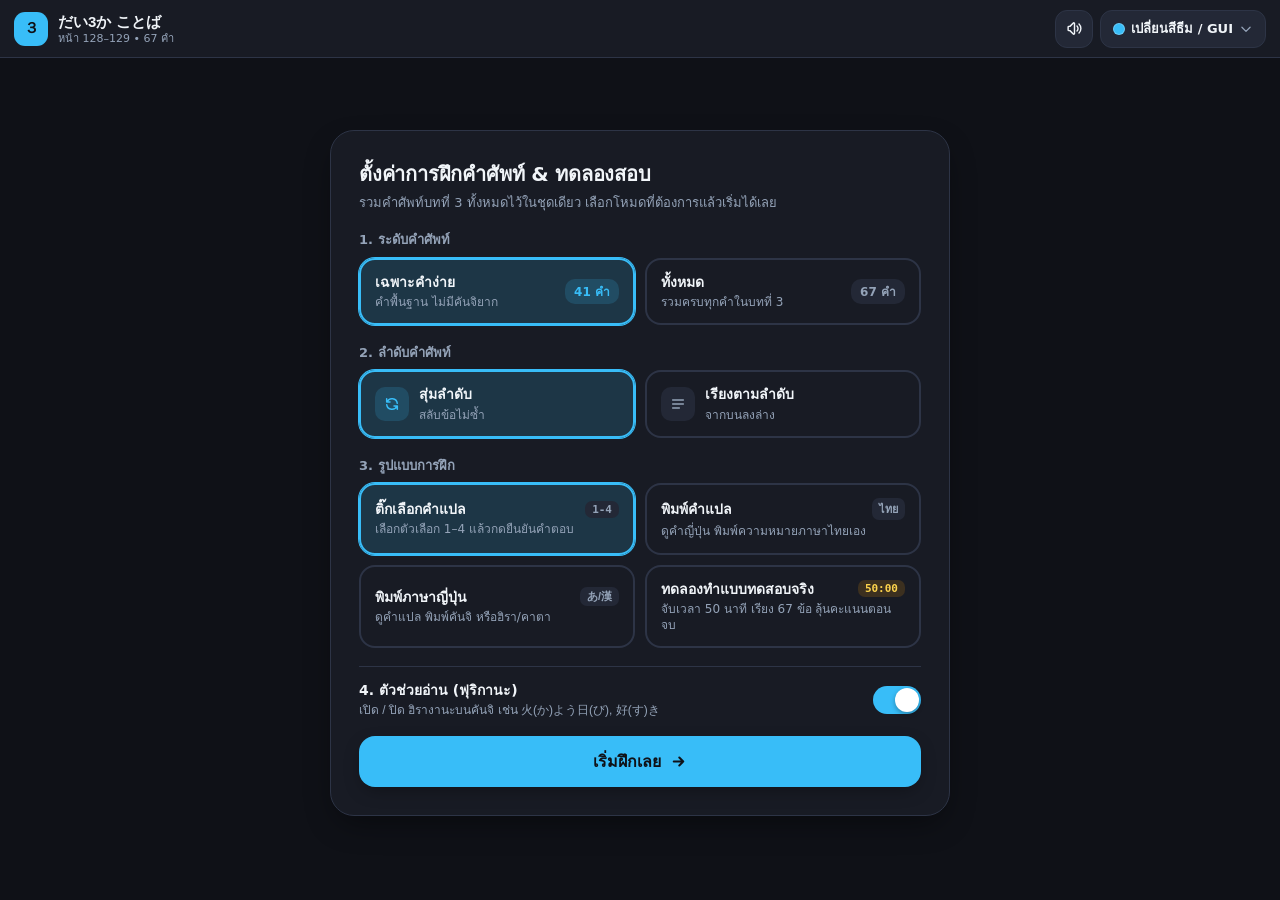
<file: ฝึกคำศัพท์ & ทดลองสอบ だい3か ことば (หน้า 128–129) (2).html>
<!DOCTYPE html>
<html lang="th">
<head>
  <meta charset="UTF-8" />
  <meta name="viewport" content="width=device-width, initial-scale=1.0" />
  <title>だい3か ことば | ฝึกคำศัพท์ &amp; ทดลองสอบ บทที่ 3</title>
  <style>
    /* ==========================================================================
       1. Design Tokens & Default Dark Theme ("ธีมมืด" - Zero white flash)
       ========================================================================== */
    :root {
      --bg-app: #0f1117;
      --bg-card: #181b24;
      --bg-subtle: #232836;
      --text-main: #f1f5f9;
      --text-muted: #94a3b8;
      --border-color: #2d3446;
      --accent: #38bdf8;
      --accent-soft: rgba(56, 189, 248, 0.16);
      --accent-text: #0f1117;
      --success-bg: rgba(16, 185, 129, 0.16);
      --success-border: #34d399;
      --success-text: #6ee7b7;
      --error-bg: rgba(239, 68, 68, 0.16);
      --error-border: #f87171;
      --error-text: #fca5a5;
      --warn-bg: rgba(245, 158, 11, 0.16);
      --warn-border: #fbbf24;
      --warn-text: #fcd34d;
      --shadow-card: 0 12px 32px -8px rgba(0, 0, 0, 0.48);
    }

    *, *::before, *::after {
      box-sizing: border-box;
      -webkit-tap-highlight-color: transparent;
    }

    html, body {
      margin: 0;
      padding: 0;
      width: 100%;
      max-width: 100%;
      overflow-x: hidden;
      min-height: 100dvh;
      background-color: var(--bg-app);
      color: var(--text-main);
      font-family: 'Hiragino Kaku Gothic ProN', 'Yu Gothic', 'Meiryo', 'Sukhumvit Set', 'Thonburi', 'Sarabun', system-ui, -apple-system, BlinkMacSystemFont, 'Segoe UI', Roboto, sans-serif;
      line-height: 1.5;
      -webkit-font-smoothing: antialiased;
      transition: background-color 0.2s ease, color 0.18s ease;
    }

    body {
      display: flex;
      flex-direction: column;
    }

    button, input {
      font-family: inherit;
      color: inherit;
    }

    button {
      cursor: pointer;
      border: none;
      background: none;
    }

    button:disabled {
      cursor: not-allowed;
    }

    .hidden {
      display: none !important;
    }

    .font-jp {
      font-family: 'Hiragino Kaku Gothic ProN', 'Yu Gothic', 'Meiryo', 'MS Gothic', sans-serif;
    }

    .font-mono {
      font-family: ui-monospace, SFMono-Regular, Menlo, Monaco, Consolas, monospace;
    }

    /* ==========================================================================
       2. Top Sticky Header Bar
       ========================================================================== */
    .app-header {
      position: sticky;
      top: 0;
      z-index: 40;
      height: 58px;
      padding: 0 14px;
      display: flex;
      align-items: center;
      justify-content: space-between;
      gap: 8px;
      background-color: var(--bg-card);
      border-bottom: 1px solid var(--border-color);
    }

    .header-brand {
      display: flex;
      align-items: center;
      gap: 10px;
      text-align: left;
      padding: 4px 0;
      min-width: 0;
    }

    .brand-badge {
      width: 34px;
      height: 34px;
      border-radius: 11px;
      display: flex;
      align-items: center;
      justify-content: center;
      font-weight: 800;
      font-size: 15px;
      flex-shrink: 0;
      background-color: var(--accent);
      color: var(--accent-text);
    }

    .brand-text {
      min-width: 0;
    }

    .brand-title {
      margin: 0;
      font-size: 15px;
      font-weight: 700;
      line-height: 1.2;
      white-space: nowrap;
      overflow: hidden;
      text-overflow: ellipsis;
    }

    .brand-sub {
      margin: 2px 0 0;
      font-size: 11px;
      color: var(--text-muted);
      line-height: 1;
      white-space: nowrap;
      overflow: hidden;
      text-overflow: ellipsis;
    }

    .header-actions {
      display: flex;
      align-items: center;
      gap: 7px;
      flex-shrink: 0;
    }

    .icon-btn {
      width: 38px;
      height: 38px;
      border-radius: 12px;
      border: 1px solid var(--border-color);
      background-color: var(--bg-subtle);
      display: inline-flex;
      align-items: center;
      justify-content: center;
      transition: opacity 0.15s ease;
    }

    .icon-btn:hover {
      opacity: 0.85;
    }

    .theme-trigger-btn {
      height: 38px;
      padding: 0 11px;
      border-radius: 12px;
      border: 1px solid var(--border-color);
      background-color: var(--bg-subtle);
      font-size: 12px;
      font-weight: 600;
      display: inline-flex;
      align-items: center;
      gap: 6px;
      white-space: nowrap;
      transition: opacity 0.15s ease, border-color 0.15s ease;
    }

    @media (min-width: 400px) {
      .theme-trigger-btn {
        font-size: 13px;
        padding: 0 12px;
      }
    }

    .theme-trigger-btn:hover {
      border-color: var(--accent);
      opacity: 0.92;
    }

    .color-dot {
      width: 12px;
      height: 12px;
      border-radius: 50%;
      border: 1px solid rgba(255, 255, 255, 0.25);
      flex-shrink: 0;
    }

    /* ==========================================================================
       3. Fixed Top-Right GUI Theme Popover (Viewport-Safe on All Screens)
       ========================================================================== */
    .overlay-backdrop {
      position: fixed;
      inset: 0;
      background: rgba(0, 0, 0, 0.52);
      z-index: 990;
      backdrop-filter: blur(2px);
    }

    .theme-popover {
      position: fixed;
      top: 64px;
      right: 12px;
      width: min(324px, calc(100vw - 24px));
      max-height: calc(100dvh - 80px);
      overflow-y: auto;
      z-index: 995;
      background-color: var(--bg-card);
      border: 1px solid var(--border-color);
      border-radius: 20px;
      padding: 16px;
      box-shadow: 0 20px 44px rgba(0, 0, 0, 0.55);
    }

    .popover-head {
      display: flex;
      align-items: center;
      justify-content: space-between;
      margin-bottom: 12px;
    }

    .popover-title {
      font-size: 14px;
      font-weight: 700;
    }

    .popover-close {
      width: 30px;
      height: 30px;
      border-radius: 9px;
      background-color: var(--bg-subtle);
      color: var(--text-muted);
      display: inline-flex;
      align-items: center;
      justify-content: center;
    }

    .theme-grid {
      display: grid;
      grid-template-columns: repeat(2, 1fr);
      gap: 8px;
      margin-bottom: 14px;
    }

    .theme-chip {
      display: flex;
      align-items: center;
      gap: 8px;
      padding: 10px 10px;
      border-radius: 12px;
      border: 1.5px solid var(--border-color);
      background-color: var(--bg-subtle);
      font-size: 12px;
      font-weight: 600;
      text-align: left;
      min-width: 0;
      transition: border-color 0.15s ease, background-color 0.15s ease;
    }

    .theme-chip span:last-child {
      overflow: hidden;
      text-overflow: ellipsis;
      white-space: nowrap;
    }

    .custom-accent-row {
      padding-top: 12px;
      border-top: 1px solid var(--border-color);
      display: flex;
      align-items: center;
      justify-content: space-between;
      gap: 8px;
    }

    .custom-accent-label {
      font-size: 12px;
      color: var(--text-muted);
      font-weight: 500;
      cursor: pointer;
    }

    .custom-accent-controls {
      display: flex;
      align-items: center;
      gap: 8px;
    }

    .reset-accent-btn {
      font-size: 11px;
      font-weight: 600;
      padding: 5px 8px;
      border-radius: 8px;
      border: 1px solid var(--border-color);
      color: var(--text-muted);
    }

    input[type="color"] {
      width: 32px;
      height: 32px;
      border: none;
      border-radius: 8px;
      padding: 0;
      background: transparent;
      cursor: pointer;
    }

    /* ==========================================================================
       4. Custom HTML Confirmation Modal (Intercepts Mobile Back & Screen Back)
       ========================================================================== */
    .modal-backdrop {
      position: fixed;
      inset: 0;
      background: rgba(0, 0, 0, 0.65);
      z-index: 1000;
      display: flex;
      align-items: center;
      justify-content: center;
      padding: 16px;
      backdrop-filter: blur(3px);
    }

    .confirm-modal {
      width: 100%;
      max-width: 390px;
      background-color: var(--bg-card);
      border: 1.5px solid var(--border-color);
      border-radius: 24px;
      padding: 22px 20px;
      box-shadow: 0 24px 54px rgba(0, 0, 0, 0.65);
      animation: modalPop 0.18s cubic-bezier(0.16, 1, 0.3, 1) forwards;
    }

    .modal-icon-wrap {
      width: 46px;
      height: 46px;
      border-radius: 15px;
      background-color: var(--warn-bg);
      border: 1px solid var(--warn-border);
      color: var(--warn-text);
      display: flex;
      align-items: center;
      justify-content: center;
      margin-bottom: 14px;
    }

    .modal-title {
      margin: 0 0 6px;
      font-size: 18px;
      font-weight: 700;
      line-height: 1.3;
    }

    .modal-desc {
      margin: 0 0 20px;
      font-size: 14px;
      color: var(--text-muted);
      line-height: 1.55;
    }

    .modal-actions {
      display: grid;
      grid-template-columns: 1fr 1fr;
      gap: 10px;
    }

    .modal-btn-cancel {
      min-height: 46px;
      padding: 10px 14px;
      border-radius: 14px;
      border: 1.5px solid var(--border-color);
      background-color: var(--bg-subtle);
      color: var(--text-main);
      font-size: 14px;
      font-weight: 600;
      transition: opacity 0.15s ease;
    }

    .modal-btn-cancel:hover {
      opacity: 0.85;
    }

    .modal-btn-confirm {
      min-height: 46px;
      padding: 10px 14px;
      border-radius: 14px;
      background-color: var(--warn-border);
      color: #0f1117;
      font-size: 14px;
      font-weight: 700;
      transition: filter 0.15s ease, transform 0.1s ease;
    }

    .modal-btn-confirm:hover {
      filter: brightness(0.94);
    }

    .modal-btn-confirm:active {
      transform: scale(0.98);
    }

    /* ==========================================================================
       5. Main Layout & Card Containers
       ========================================================================== */
    .main-container {
      flex: 1;
      width: 100%;
      max-width: 660px;
      margin: 0 auto;
      padding: 18px 16px 32px;
      display: flex;
      flex-direction: column;
      justify-content: center;
    }

    .card {
      background-color: var(--bg-card);
      border: 1px solid var(--border-color);
      border-radius: 24px;
      padding: 20px;
      box-shadow: var(--shadow-card);
    }

    @media (min-width: 640px) {
      .main-container {
        padding: 28px 20px 40px;
      }
      .card {
        padding: 28px;
      }
    }

    /* ==========================================================================
       6. Setup Screen Styles
       ========================================================================== */
    .setup-header {
      margin-bottom: 18px;
    }

    .setup-title {
      margin: 0;
      font-size: 20px;
      font-weight: 700;
      letter-spacing: -0.01em;
    }

    .setup-subtitle {
      margin: 4px 0 0;
      font-size: 13px;
      color: var(--text-muted);
    }

    .exam-lock-banner {
      margin-bottom: 18px;
      padding: 12px 14px;
      border-radius: 16px;
      border: 1.5px solid var(--warn-border);
      background-color: var(--warn-bg);
      color: var(--warn-text);
      display: flex;
      align-items: flex-start;
      gap: 10px;
      font-size: 13px;
      font-weight: 500;
      line-height: 1.45;
    }

    .setup-stack {
      display: flex;
      flex-direction: column;
      gap: 18px;
    }

    .section-locked {
      opacity: 0.5;
      pointer-events: none;
      user-select: none;
    }

    .field-label-row {
      display: flex;
      align-items: center;
      justify-content: space-between;
      margin-bottom: 8px;
    }

    .field-label {
      font-size: 13px;
      font-weight: 600;
      color: var(--text-muted);
    }

    .lock-badge {
      display: inline-flex;
      align-items: center;
      gap: 4px;
      font-size: 11px;
      font-weight: 700;
      color: var(--warn-text);
    }

    .grid-2 {
      display: grid;
      grid-template-columns: 1fr;
      gap: 10px;
    }

    .grid-2-fixed {
      display: grid;
      grid-template-columns: repeat(2, 1fr);
      gap: 10px;
    }

    @media (min-width: 560px) {
      .grid-2 {
        grid-template-columns: repeat(2, 1fr);
      }
    }

    .option-card {
      background-color: var(--bg-card);
      border: 2px solid var(--border-color);
      border-radius: 16px;
      padding: 13px 14px;
      text-align: left;
      transition: border-color 0.15s ease, background-color 0.15s ease, transform 0.1s ease;
    }

    .option-card:hover:not(:disabled) {
      border-color: var(--accent);
      background-color: var(--accent-soft);
    }

    .option-card.selected {
      border-color: var(--accent);
      background-color: var(--accent-soft);
      box-shadow: 0 0 0 1px var(--accent);
    }

    .option-row-between {
      display: flex;
      align-items: center;
      justify-content: space-between;
      gap: 8px;
    }

    .option-row-start {
      display: flex;
      align-items: center;
      gap: 10px;
    }

    .option-icon-box {
      width: 34px;
      height: 34px;
      border-radius: 10px;
      display: flex;
      align-items: center;
      justify-content: center;
      flex-shrink: 0;
    }

    .option-title {
      font-size: 14px;
      font-weight: 700;
      line-height: 1.3;
    }

    .option-desc {
      font-size: 12px;
      color: var(--text-muted);
      margin-top: 3px;
      line-height: 1.35;
    }

    .pill-tag {
      padding: 3px 9px;
      border-radius: 10px;
      font-size: 12px;
      font-weight: 700;
      flex-shrink: 0;
    }

    .mini-tag {
      padding: 2px 7px;
      border-radius: 7px;
      font-size: 11px;
      font-weight: 700;
      background-color: var(--bg-subtle);
      color: var(--text-muted);
    }

    .furigana-row {
      padding-top: 14px;
      border-top: 1px solid var(--border-color);
      display: flex;
      align-items: center;
      justify-content: space-between;
      gap: 12px;
    }

    .switch-btn {
      position: relative;
      width: 48px;
      height: 28px;
      border-radius: 999px;
      flex-shrink: 0;
      transition: background-color 0.2s ease;
      padding: 2px;
    }

    .switch-knob {
      display: block;
      width: 24px;
      height: 24px;
      border-radius: 50%;
      background-color: #ffffff;
      box-shadow: 0 2px 5px rgba(0, 0, 0, 0.3);
      transition: transform 0.2s ease;
    }

    .switch-btn[aria-checked="true"] .switch-knob {
      transform: translateX(20px);
    }

    .switch-btn[aria-checked="false"] .switch-knob {
      transform: translateX(0);
    }

    .btn-primary {
      width: 100%;
      min-height: 50px;
      padding: 13px 22px;
      border-radius: 16px;
      background-color: var(--accent);
      color: var(--accent-text);
      font-size: 16px;
      font-weight: 700;
      display: inline-flex;
      align-items: center;
      justify-content: center;
      gap: 8px;
      box-shadow: 0 6px 18px -4px rgba(0, 0, 0, 0.35);
      transition: filter 0.15s ease, transform 0.1s ease, opacity 0.15s ease;
    }

    .btn-primary:hover:not(:disabled) {
      filter: brightness(0.93);
    }

    .btn-primary:active:not(:disabled) {
      transform: scale(0.985);
    }

    .btn-primary:disabled {
      opacity: 0.42;
    }

    /* ==========================================================================
       7. Quiz & Mock Exam Screen Styles
       ========================================================================== */
    .quiz-wrapper {
      display: flex;
      flex-direction: column;
      gap: 14px;
    }

    .status-bar {
      display: flex;
      flex-wrap: wrap;
      align-items: center;
      justify-content: space-between;
      gap: 8px;
    }

    .status-group {
      display: flex;
      align-items: center;
      gap: 8px;
      flex-wrap: wrap;
    }

    .status-pill {
      height: 36px;
      padding: 0 12px;
      border-radius: 12px;
      border: 1px solid var(--border-color);
      background-color: var(--bg-card);
      font-size: 12px;
      font-weight: 600;
      display: inline-flex;
      align-items: center;
      gap: 7px;
      transition: background-color 0.2s ease, border-color 0.2s ease, color 0.2s ease;
    }

    .back-pill {
      color: var(--text-muted);
    }

    .back-pill:hover {
      color: var(--text-main);
      border-color: var(--accent);
    }

    .timer-pill-warn {
      background-color: var(--warn-bg) !important;
      border-color: var(--warn-border) !important;
      color: var(--warn-text) !important;
    }

    .timer-pill-danger {
      background-color: var(--error-bg) !important;
      border-color: var(--error-border) !important;
      color: var(--error-text) !important;
    }

    .early-submit-btn {
      height: 36px;
      padding: 0 12px;
      border-radius: 12px;
      border: 1.5px solid var(--warn-border);
      background-color: var(--warn-bg);
      color: var(--warn-text);
      font-size: 12px;
      font-weight: 700;
    }

    .progress-track {
      width: 100%;
      height: 8px;
      border-radius: 999px;
      background-color: var(--bg-subtle);
      overflow: hidden;
    }

    .progress-fill {
      height: 100%;
      width: 0%;
      border-radius: 999px;
      background-color: var(--accent);
      transition: width 0.28s ease;
    }

    .card-top-meta {
      display: flex;
      align-items: center;
      justify-content: space-between;
      gap: 8px;
      margin-bottom: 10px;
    }

    .mode-badge {
      font-size: 12px;
      font-weight: 700;
      padding: 4px 12px;
      border-radius: 999px;
      background-color: var(--accent-soft);
      color: var(--accent);
    }

    .kb-hint {
      font-size: 12px;
      color: var(--text-muted);
      display: none;
    }

    @media (min-width: 600px) {
      .kb-hint {
        display: inline;
      }
    }

    .prompt-stage {
      padding: 24px 8px 28px;
      text-align: center;
    }

    .prompt-text-jp {
      font-size: clamp(30px, 7vw, 48px);
      font-weight: 700;
      line-height: 1.35;
      word-break: break-word;
    }

    .prompt-text-th {
      font-size: clamp(22px, 5.2vw, 32px);
      font-weight: 700;
      line-height: 1.4;
      word-break: break-word;
    }

    ruby {
      ruby-align: center;
    }

    rt {
      font-size: 0.42em;
      font-weight: 500;
      color: var(--text-muted);
      letter-spacing: 0.02em;
    }

    /* Multiple Choice Grid */
    .choice-grid {
      display: grid;
      grid-template-columns: 1fr;
      gap: 10px;
    }

    @media (min-width: 560px) {
      .choice-grid {
        grid-template-columns: repeat(2, 1fr);
      }
    }

    .choice-btn {
      background-color: var(--bg-card);
      border: 2px solid var(--border-color);
      border-radius: 16px;
      padding: 14px;
      text-align: left;
      display: flex;
      align-items: center;
      gap: 12px;
      min-height: 54px;
      transition: border-color 0.14s ease, background-color 0.14s ease, transform 0.1s ease;
    }

    .choice-btn:hover:not(:disabled) {
      border-color: var(--accent);
      background-color: var(--accent-soft);
    }

    .choice-btn:active:not(:disabled) {
      transform: scale(0.99);
    }

    .choice-btn.choice-selected {
      border-color: var(--accent) !important;
      background-color: var(--accent-soft) !important;
      box-shadow: 0 0 0 1px var(--accent);
    }

    .choice-btn.choice-selected .choice-num {
      background-color: var(--accent) !important;
      color: var(--accent-text) !important;
    }

    .choice-btn.choice-correct {
      background-color: var(--success-bg) !important;
      border-color: var(--success-border) !important;
      color: var(--success-text) !important;
      box-shadow: none !important;
    }

    .choice-btn.choice-wrong {
      background-color: var(--error-bg) !important;
      border-color: var(--error-border) !important;
      color: var(--error-text) !important;
      box-shadow: none !important;
    }

    .choice-num {
      width: 28px;
      height: 28px;
      border-radius: 9px;
      background-color: var(--bg-subtle);
      color: var(--text-muted);
      font-size: 12px;
      font-weight: 700;
      display: flex;
      align-items: center;
      justify-content: center;
      flex-shrink: 0;
    }

    .choice-label {
      font-size: 15px;
      font-weight: 600;
      line-height: 1.35;
    }

    /* Typing Input */
    .typing-input {
      width: 100%;
      background-color: var(--bg-subtle);
      border: 2px solid var(--border-color);
      border-radius: 16px;
      padding: 15px 16px;
      font-size: 19px;
      font-weight: 600;
      text-align: center;
      color: var(--text-main);
      transition: border-color 0.15s ease, background-color 0.15s ease, box-shadow 0.15s ease;
    }

    .typing-input:focus {
      outline: none;
      border-color: var(--accent);
      background-color: var(--bg-card);
      box-shadow: 0 0 0 3px var(--accent-soft);
    }

    .typing-helper {
      margin: 9px 0 0;
      font-size: 12px;
      color: var(--text-muted);
      text-align: center;
    }

    kbd {
      padding: 2px 6px;
      border-radius: 6px;
      border: 1px solid var(--border-color);
      background-color: var(--bg-subtle);
      font-size: 11px;
    }

    /* Instant Feedback Banner */
    .feedback-box {
      margin-top: 18px;
      padding: 15px;
      border-radius: 18px;
      border: 2px solid transparent;
      display: flex;
      align-items: flex-start;
      gap: 12px;
    }

    .feedback-icon {
      width: 28px;
      height: 28px;
      border-radius: 50%;
      display: flex;
      align-items: center;
      justify-content: center;
      font-size: 14px;
      font-weight: 800;
      flex-shrink: 0;
      margin-top: 2px;
    }

    .feedback-content {
      flex: 1;
      min-width: 0;
    }

    .feedback-title {
      font-size: 15px;
      font-weight: 700;
    }

    .feedback-user-ans {
      font-size: 12px;
      margin-top: 3px;
      opacity: 0.9;
    }

    .feedback-detail {
      margin-top: 8px;
      padding-top: 8px;
      border-top: 1px solid rgba(148, 163, 184, 0.22);
    }

    .feedback-jp-line {
      display: flex;
      flex-wrap: wrap;
      align-items: baseline;
      gap: 8px;
    }

    .feedback-jp-word {
      font-size: 19px;
      font-weight: 700;
    }

    .feedback-kana {
      font-size: 13px;
      opacity: 0.85;
    }

    .feedback-alts {
      font-size: 12px;
      opacity: 0.82;
      margin-top: 2px;
    }

    .feedback-th-word {
      font-size: 15px;
      font-weight: 600;
      margin-top: 3px;
    }

    /* Bottom Action Footer inside Card */
    .card-footer-actions {
      margin-top: 20px;
      padding-top: 16px;
      border-top: 1px solid var(--border-color);
      display: flex;
      align-items: center;
      justify-content: space-between;
      gap: 10px;
    }

    .btn-secondary {
      min-height: 46px;
      padding: 11px 16px;
      border-radius: 14px;
      border: 1px solid var(--border-color);
      background-color: var(--bg-subtle);
      color: var(--text-muted);
      font-size: 13px;
      font-weight: 600;
      transition: opacity 0.15s ease;
    }

    .btn-secondary:hover:not(:disabled) {
      opacity: 0.85;
      color: var(--text-main);
    }

    .btn-secondary:disabled {
      opacity: 0.38;
    }

    .btn-action-next {
      min-height: 46px;
      padding: 11px 22px;
      border-radius: 14px;
      background-color: var(--accent);
      color: var(--accent-text);
      font-size: 15px;
      font-weight: 700;
      display: inline-flex;
      align-items: center;
      justify-content: center;
      gap: 7px;
      margin-left: auto;
      transition: filter 0.15s ease, transform 0.1s ease, opacity 0.15s ease;
    }

    .btn-action-next:hover:not(:disabled) {
      filter: brightness(0.93);
    }

    .btn-action-next:disabled {
      opacity: 0.42;
    }

    /* ==========================================================================
       8. Summary & Exam Results Screen Styles
       ========================================================================== */
    .summary-top {
      text-align: center;
      padding-bottom: 20px;
      border-bottom: 1px solid var(--border-color);
    }

    .summary-badge-icon {
      width: 56px;
      height: 56px;
      border-radius: 18px;
      background-color: var(--accent-soft);
      color: var(--accent);
      font-size: 26px;
      display: inline-flex;
      align-items: center;
      justify-content: center;
      margin-bottom: 10px;
    }

    .exam-hero-box {
      margin-top: 16px;
      padding: 16px;
      border-radius: 18px;
      border: 1.5px solid var(--accent);
      background-color: var(--accent-soft);
    }

    .exam-hero-label {
      font-size: 12px;
      font-weight: 700;
      color: var(--accent);
      margin-bottom: 4px;
    }

    .exam-hero-score {
      font-size: clamp(24px, 6vw, 34px);
      font-weight: 800;
      line-height: 1.25;
    }

    .exam-hero-meta {
      margin-top: 10px;
      display: flex;
      flex-wrap: wrap;
      align-items: center;
      justify-content: center;
      gap: 8px;
      font-size: 12px;
      font-weight: 600;
    }

    .metrics-grid {
      display: grid;
      grid-template-columns: repeat(3, 1fr);
      gap: 10px;
      margin-top: 16px;
    }

    .metric-box {
      background-color: var(--bg-subtle);
      border-radius: 16px;
      padding: 12px 8px;
    }

    .metric-label {
      font-size: 11px;
      color: var(--text-muted);
    }

    .metric-val {
      font-size: 20px;
      font-weight: 800;
      margin-top: 2px;
    }

    .review-header {
      margin-top: 20px;
      margin-bottom: 12px;
      display: flex;
      flex-wrap: wrap;
      align-items: center;
      justify-content: space-between;
      gap: 8px;
    }

    .review-title {
      margin: 0;
      font-size: 13px;
      font-weight: 700;
      color: var(--text-muted);
    }

    .filter-pills {
      display: flex;
      align-items: center;
      gap: 6px;
    }

    .filter-btn {
      padding: 5px 11px;
      border-radius: 9px;
      font-size: 12px;
      font-weight: 600;
    }

    .review-list {
      display: flex;
      flex-direction: column;
      gap: 8px;
      max-height: 320px;
      overflow-y: auto;
      padding-right: 2px;
    }

    .review-item {
      background-color: var(--bg-subtle);
      border-radius: 16px;
      padding: 12px;
      display: flex;
      align-items: flex-start;
      justify-content: space-between;
      gap: 10px;
    }

    .review-item-left {
      display: flex;
      align-items: flex-start;
      gap: 10px;
      min-width: 0;
    }

    .review-status-dot {
      width: 24px;
      height: 24px;
      border-radius: 8px;
      font-size: 12px;
      font-weight: 800;
      display: flex;
      align-items: center;
      justify-content: center;
      flex-shrink: 0;
      margin-top: 2px;
    }

    .review-word-main {
      display: flex;
      flex-wrap: wrap;
      align-items: baseline;
      gap: 6px;
    }

    .review-user-tag {
      font-size: 11px;
      padding: 3px 8px;
      border-radius: 8px;
      max-width: 145px;
      overflow: hidden;
      text-overflow: ellipsis;
      white-space: nowrap;
      flex-shrink: 0;
    }

    .summary-footer-btns {
      margin-top: 22px;
      display: flex;
      flex-direction: column;
      gap: 10px;
    }

    @media (min-width: 560px) {
      .summary-footer-btns {
        flex-direction: row;
      }
    }

    .summary-btn-alt {
      flex: 1;
      min-height: 48px;
      padding: 12px 16px;
      border-radius: 16px;
      border: 1px solid var(--border-color);
      background-color: var(--bg-subtle);
      font-size: 14px;
      font-weight: 700;
    }

    .summary-btn-home {
      min-height: 48px;
      padding: 12px 18px;
      border-radius: 16px;
      border: 1px solid var(--border-color);
      background-color: var(--bg-card);
      font-size: 14px;
      font-weight: 700;
    }

    /* ==========================================================================
       9. Animations & Scrollbar
       ========================================================================== */
    @keyframes fadeSlideIn {
      from { opacity: 0; transform: translateY(6px); }
      to { opacity: 1; transform: translateY(0); }
    }

    @keyframes modalPop {
      from { opacity: 0; transform: scale(0.95) translateY(6px); }
      to { opacity: 1; transform: scale(1) translateY(0); }
    }

    .animate-in {
      animation: fadeSlideIn 0.2s cubic-bezier(0.16, 1, 0.3, 1) forwards;
    }

    ::-webkit-scrollbar {
      width: 5px;
      height: 5px;
    }
    ::-webkit-scrollbar-track {
      background: transparent;
    }
    ::-webkit-scrollbar-thumb {
      background: var(--border-color);
      border-radius: 999px;
    }
  </style>
</head>
<body>

  <!-- ========================================================================
       Top Sticky Header
       ======================================================================== -->
  <header class="app-header">
    <button id="headerLogoBtn" type="button" class="header-brand" title="กลับหน้าตั้งค่าหลัก">
      <span class="brand-badge font-jp">３</span>
      <div class="brand-text">
        <h1 class="brand-title font-jp">だい3か ことば</h1>
        <p class="brand-sub">หน้า 128–129 • 67 คำ</p>
      </div>
    </button>

    <div class="header-actions">
      <button id="soundToggleBtn" type="button" class="icon-btn" title="เปิด/ปิดเสียงเอฟเฟกต์" aria-label="เปิด/ปิดเสียงเอฟเฟกต์">
        <svg id="soundOnIcon" width="17" height="17" fill="none" stroke="currentColor" stroke-width="2" viewBox="0 0 24 24">
          <path stroke-linecap="round" stroke-linejoin="round" d="M15.536 8.464a5 5 0 010 7.072m2.828-9.9a9 9 0 010 12.728M5.586 15H4a1 1 0 01-1-1v-4a1 1 0 011-1h1.586l4.707-4.707C10.923 3.663 12 4.109 12 5v14c0 .891-1.077 1.337-1.707.707L5.586 15z" />
        </svg>
        <svg id="soundOffIcon" class="hidden" width="17" height="17" fill="none" stroke="currentColor" stroke-width="2" viewBox="0 0 24 24" style="color: var(--text-muted);">
          <path stroke-linecap="round" stroke-linejoin="round" d="M5.586 15H4a1 1 0 01-1-1v-4a1 1 0 011-1h1.586l4.707-4.707C10.923 3.663 12 4.109 12 5v14c0 .891-1.077 1.337-1.707.707L5.586 15zM17 14l2-2m0 0l2-2m-2 2l-2-2m2 2l2 2" />
        </svg>
      </button>

      <button id="themeMenuBtn" type="button" class="theme-trigger-btn" aria-expanded="false" aria-haspopup="true">
        <span class="color-dot" style="background-color: var(--accent);"></span>
        <span>เปลี่ยนสีธีม / GUI</span>
        <svg width="14" height="14" fill="none" stroke="currentColor" stroke-width="2.2" viewBox="0 0 24 24" style="color: var(--text-muted);">
          <path stroke-linecap="round" stroke-linejoin="round" d="M19 9l-7 7-7-7" />
        </svg>
      </button>
    </div>
  </header>

  <!-- ========================================================================
       Fixed Top-Right Theme Popover & Backdrop
       ======================================================================== -->
  <div id="themeBackdrop" class="overlay-backdrop hidden" aria-hidden="true"></div>
  <div id="themePopover" class="theme-popover hidden animate-in" role="dialog" aria-label="เปลี่ยนสีธีม / GUI">
    <div class="popover-head">
      <span class="popover-title">เปลี่ยนสีธีม / GUI</span>
      <button id="closeThemeBtn" type="button" class="popover-close" aria-label="ปิดหน้าต่างธีม">
        <svg width="16" height="16" fill="none" stroke="currentColor" stroke-width="2.2" viewBox="0 0 24 24">
          <path stroke-linecap="round" stroke-linejoin="round" d="M6 18L18 6M6 6l12 12" />
        </svg>
      </button>
    </div>

    <div id="themePresetsGrid" class="theme-grid"></div>

    <div class="custom-accent-row">
      <label for="customAccentInput" class="custom-accent-label">สีปุ่ม / ไฮไลต์เอง</label>
      <div class="custom-accent-controls">
        <button id="resetAccentBtn" type="button" class="reset-accent-btn hidden">รีเซ็ตสี</button>
        <input id="customAccentInput" type="color" value="#38bdf8" title="เลือกสีปุ่มเอง" />
      </div>
    </div>
  </div>

  <!-- ========================================================================
       Custom HTML Confirmation Modal (Intercepts Mobile Back & Screen Back)
       ======================================================================== -->
  <div id="confirmModalBackdrop" class="modal-backdrop hidden" role="dialog" aria-modal="true" aria-labelledby="confirmModalTitle">
    <div class="confirm-modal">
      <div class="modal-icon-wrap">
        <svg width="24" height="24" fill="none" stroke="currentColor" stroke-width="2.2" viewBox="0 0 24 24">
          <path stroke-linecap="round" stroke-linejoin="round" d="M12 9v2m0 4h.01m-6.938 4h13.856c1.54 0 2.502-1.667 1.732-3L13.732 4c-.77-1.333-2.694-1.333-3.464 0L3.34 16c-.77 1.333.192 3 1.732 3z" />
        </svg>
      </div>
      <h3 id="confirmModalTitle" class="modal-title">ต้องการกลับไปหน้าตั้งค่าหลักหรือไม่?</h3>
      <p id="confirmModalDesc" class="modal-desc">ความคืบหน้าในรอบนี้จะไม่ถูกบันทึก</p>
      <div class="modal-actions">
        <button id="confirmModalStayBtn" type="button" class="modal-btn-cancel">อยู่หน้านี้ต่อ</button>
        <button id="confirmModalLeaveBtn" type="button" class="modal-btn-confirm">ยืนยันกลับหน้าเดิม</button>
      </div>
    </div>
  </div>

  <!-- ========================================================================
       Main Application Container
       ======================================================================== -->
  <main class="main-container">

    <!-- ======================================================================
         VIEW 1: SETUP SCREEN
         ====================================================================== -->
    <section id="setupView" class="card animate-in">
      <div class="setup-header">
        <h2 class="setup-title">ตั้งค่าการฝึกคำศัพท์ &amp; ทดลองสอบ</h2>
        <p class="setup-subtitle">รวมคำศัพท์บทที่ 3 ทั้งหมดไว้ในชุดเดียว เลือกโหมดที่ต้องการแล้วเริ่มได้เลย</p>
      </div>

      <!-- Exam Lock Notice Banner -->
      <div id="examLockNotice" class="exam-lock-banner hidden animate-in">
        <svg width="20" height="20" fill="none" stroke="currentColor" stroke-width="2.2" viewBox="0 0 24 24" style="flex-shrink:0; margin-top:2px;">
          <path stroke-linecap="round" stroke-linejoin="round" d="M12 15v2m-6 4h12a2 2 0 002-2v-6a2 2 0 00-2-2H6a2 2 0 00-2 2v6a2 2 0 002 2zm10-10V7a4 4 0 00-8 0v4h8z" />
        </svg>
        <div>
          <strong>กติกาโหมดทดลองสอบจริง:</strong> บังคับใช้คำศัพท์ <strong>ทั้งหมด (67 คำ)</strong> แบบ <strong>เรียงตามลำดับ</strong> จากบนลงล่าง และ <strong>ปิดตัวช่วยอ่านคันจิ (ฟุริกานะ)</strong> ทั้งหมด (ไม่สามารถปรับแก้ได้ระหว่างเลือกโหมดสอบ)
        </div>
      </div>

      <div class="setup-stack">
        <!-- 1. ระดับคำศัพท์ -->
        <div id="levelSection">
          <div class="field-label-row">
            <span class="field-label">1. ระดับคำศัพท์</span>
            <span class="lock-badge hidden">
              <svg width="13" height="13" fill="none" stroke="currentColor" stroke-width="2.2" viewBox="0 0 24 24">
                <path stroke-linecap="round" stroke-linejoin="round" d="M12 15v2m-6 4h12a2 2 0 002-2v-6a2 2 0 00-2-2H6a2 2 0 00-2 2v6a2 2 0 002 2zm10-10V7a4 4 0 00-8 0v4h8z" />
              </svg>
              <span>ล็อก: ทั้งหมด 67 คำ</span>
            </span>
          </div>
          <div class="grid-2" id="levelGroup">
            <button type="button" data-level="easy" class="option-card selected">
              <div class="option-row-between">
                <div>
                  <div class="option-title">เฉพาะคำง่าย</div>
                  <div class="option-desc">คำพื้นฐาน ไม่มีคันจิยาก</div>
                </div>
                <span id="easyCountBadge" class="pill-tag" style="background-color: var(--accent-soft); color: var(--accent);">41 คำ</span>
              </div>
            </button>

            <button type="button" data-level="all" class="option-card">
              <div class="option-row-between">
                <div>
                  <div class="option-title">ทั้งหมด</div>
                  <div class="option-desc">รวมครบทุกคำในบทที่ 3</div>
                </div>
                <span class="pill-tag" style="background-color: var(--bg-subtle); color: var(--text-muted);">67 คำ</span>
              </div>
            </button>
          </div>
        </div>

        <!-- 2. ลำดับคำศัพท์ -->
        <div id="orderSection">
          <div class="field-label-row">
            <span class="field-label">2. ลำดับคำศัพท์</span>
            <span class="lock-badge hidden">
              <svg width="13" height="13" fill="none" stroke="currentColor" stroke-width="2.2" viewBox="0 0 24 24">
                <path stroke-linecap="round" stroke-linejoin="round" d="M12 15v2m-6 4h12a2 2 0 002-2v-6a2 2 0 00-2-2H6a2 2 0 00-2 2v6a2 2 0 002 2zm10-10V7a4 4 0 00-8 0v4h8z" />
              </svg>
              <span>ล็อก: เรียงตามลำดับ</span>
            </span>
          </div>
          <div class="grid-2-fixed" id="orderGroup">
            <button type="button" data-order="random" class="option-card selected">
              <div class="option-row-start">
                <span class="option-icon-box" style="background-color: var(--accent-soft); color: var(--accent);">
                  <svg width="16" height="16" fill="none" stroke="currentColor" stroke-width="2.2" viewBox="0 0 24 24">
                    <path stroke-linecap="round" stroke-linejoin="round" d="M4 4v5h.582m15.356 2A8.001 8.001 0 004.582 9m0 0H9m11 11v-5h-.581m0 0a8.003 8.003 0 01-15.357-2m15.357 2H15" />
                  </svg>
                </span>
                <div>
                  <div class="option-title">สุ่มลำดับ</div>
                  <div class="option-desc">สลับข้อไม่ซ้ำ</div>
                </div>
              </div>
            </button>

            <button type="button" data-order="sequential" class="option-card">
              <div class="option-row-start">
                <span class="option-icon-box" style="background-color: var(--bg-subtle); color: var(--text-muted);">
                  <svg width="16" height="16" fill="none" stroke="currentColor" stroke-width="2.2" viewBox="0 0 24 24">
                    <path stroke-linecap="round" stroke-linejoin="round" d="M4 6h16M4 12h16M4 18h10" />
                  </svg>
                </span>
                <div>
                  <div class="option-title">เรียงตามลำดับ</div>
                  <div class="option-desc">จากบนลงล่าง</div>
                </div>
              </div>
            </button>
          </div>
        </div>

        <!-- 3. รูปแบบการฝึก / สอบ -->
        <div>
          <div class="field-label-row">
            <span class="field-label">3. รูปแบบการฝึก</span>
          </div>
          <div class="grid-2" id="modeGroup">
            <button type="button" data-mode="choice" class="option-card selected">
              <div class="option-row-between">
                <span class="option-title">ติ๊กเลือกคำแปล</span>
                <span class="mini-tag font-mono">1-4</span>
              </div>
              <div class="option-desc">เลือกตัวเลือก 1–4 แล้วกดยืนยันคำตอบ</div>
            </button>

            <button type="button" data-mode="typing-th" class="option-card">
              <div class="option-row-between">
                <span class="option-title">พิมพ์คำแปล</span>
                <span class="mini-tag">ไทย</span>
              </div>
              <div class="option-desc">ดูคำญี่ปุ่น พิมพ์ความหมายภาษาไทยเอง</div>
            </button>

            <button type="button" data-mode="typing-jp" class="option-card">
              <div class="option-row-between">
                <span class="option-title">พิมพ์ภาษาญี่ปุ่น</span>
                <span class="mini-tag font-jp">あ/漢</span>
              </div>
              <div class="option-desc">ดูคำแปล พิมพ์คันจิ หรือฮิรา/คาตา</div>
            </button>

            <button type="button" data-mode="exam" class="option-card">
              <div class="option-row-between">
                <span class="option-title">ทดลองทำแบบทดสอบจริง</span>
                <span class="mini-tag font-mono" style="background-color: var(--warn-bg); color: var(--warn-text);">50:00</span>
              </div>
              <div class="option-desc">จับเวลา 50 นาที เรียง 67 ข้อ ลุ้นคะแนนตอนจบ</div>
            </button>
          </div>
        </div>

        <!-- 4. ตัวช่วยอ่าน (ฟุริกานะ) -->
        <div id="furiganaSection" class="furigana-row">
          <div>
            <div style="display:flex; align-items:center; gap:8px; flex-wrap:wrap;">
              <span class="option-title">4. ตัวช่วยอ่าน (ฟุริกานะ)</span>
              <span class="lock-badge hidden">
                <svg width="13" height="13" fill="none" stroke="currentColor" stroke-width="2.2" viewBox="0 0 24 24">
                  <path stroke-linecap="round" stroke-linejoin="round" d="M12 15v2m-6 4h12a2 2 0 002-2v-6a2 2 0 00-2-2H6a2 2 0 00-2 2v6a2 2 0 002 2zm10-10V7a4 4 0 00-8 0v4h8z" />
                </svg>
                <span>ล็อก: ปิด</span>
              </span>
            </div>
            <div class="option-desc font-jp">เปิด / ปิด ฮิรางานะบนคันจิ เช่น 火(か)よう日(び), 好(す)き</div>
          </div>

          <button id="furiganaToggleSetup" type="button" role="switch" aria-checked="true" class="switch-btn" style="background-color: var(--accent);">
            <span class="switch-knob"></span>
          </button>
        </div>

        <!-- Start Button -->
        <button id="startPracticeBtn" type="button" class="btn-primary">
          <span id="startBtnLabel">เริ่มฝึกเลย</span>
          <svg width="19" height="19" fill="none" stroke="currentColor" stroke-width="2.5" viewBox="0 0 24 24">
            <path stroke-linecap="round" stroke-linejoin="round" d="M13 7l5 5m0 0l-5 5m5-5H6" />
          </svg>
        </button>
      </div>
    </section>

    <!-- ======================================================================
         VIEW 2: PRACTICE & MOCK EXAM SCREEN
         ====================================================================== -->
    <section id="quizView" class="quiz-wrapper hidden">
      <!-- Top Status Bar -->
      <div class="status-bar">
        <button id="quitQuizBtn" type="button" class="status-pill back-pill">
          <svg width="15" height="15" fill="none" stroke="currentColor" stroke-width="2.2" viewBox="0 0 24 24">
            <path stroke-linecap="round" stroke-linejoin="round" d="M10 19l-7-7m0 0l7-7m-7 7h18" />
          </svg>
          <span id="quitBtnText">ย้อนกลับ</span>
        </button>

        <!-- Normal Practice Controls -->
        <div id="practiceStatusControls" class="status-group">
          <button id="furiganaLiveBtn" type="button" class="status-pill">
            <span id="furiganaLiveDot" style="width:8px; height:8px; border-radius:50%; background-color: var(--accent);"></span>
            <span>ฟุริกานะ: <span id="furiganaLiveLabel">เปิด</span></span>
          </button>

          <div class="status-pill" style="font-weight:700;">
            <span id="progressText" style="color: var(--accent);">ข้อ 1 / 67</span>
            <span style="color: var(--text-muted);">|</span>
            <span id="scoreText" style="color: var(--success-text);">ถูก 0</span>
          </div>
        </div>

        <!-- Mock Exam Controls -->
        <div id="examStatusControls" class="status-group hidden">
          <div id="examTimerContainer" class="status-pill" style="font-weight:700;">
            <span id="examProgressText" style="color: var(--accent);">ข้อที่ 1 / 67</span>
            <span style="color: var(--text-muted);">|</span>
            <span id="examTimerBadge" class="font-mono">⏱ <span id="examTimerText">50:00</span></span>
          </div>

          <button id="earlySubmitExamBtn" type="button" class="early-submit-btn">
            ส่งข้อสอบเลย
          </button>
        </div>
      </div>

      <!-- Progress Bar -->
      <div class="progress-track">
        <div id="progressBar" class="progress-fill"></div>
      </div>

      <!-- Question Card -->
      <div id="questionCard" class="card animate-in">
        <div class="card-top-meta">
          <span id="modeBadge" class="mode-badge">ติ๊กเลือกคำแปล</span>
          <span id="keyboardHintText" class="kb-hint">กด 1–4 เลือกข้อ • Enter ยืนยันคำตอบ</span>
        </div>

        <div class="prompt-stage">
          <div id="questionPrompt" class="prompt-text-jp font-jp"></div>
        </div>

        <!-- 4 Multiple Choice Buttons -->
        <div id="choiceContainer" class="choice-grid hidden"></div>

        <!-- Keyboard Typing Input -->
        <div id="typingContainer" class="hidden">
          <input
            id="answerInput"
            type="text"
            autocomplete="off"
            autocorrect="off"
            autocapitalize="off"
            spellcheck="false"
            placeholder="พิมพ์คำตอบที่นี่..."
            class="typing-input"
          />
          <p id="typingHelperNote" class="typing-helper">
            พิมพ์แล้วกด <kbd class="font-mono">Enter</kbd> เพื่อตรวจคำตอบ
          </p>
        </div>

        <!-- Instant Feedback Box -->
        <div id="feedbackBox" class="feedback-box hidden animate-in">
          <div id="feedbackIcon" class="feedback-icon">✓</div>
          <div class="feedback-content">
            <div id="feedbackTitle" class="feedback-title">ถูกต้อง!</div>
            <div id="feedbackUserAnswer" class="feedback-user-ans hidden"></div>
            <div class="feedback-detail">
              <div class="feedback-jp-line">
                <span id="feedbackJp" class="feedback-jp-word font-jp"></span>
                <span id="feedbackKana" class="feedback-kana font-jp"></span>
              </div>
              <div id="feedbackAltsJp" class="feedback-alts font-jp hidden"></div>
              <div id="feedbackTh" class="feedback-th-word"></div>
            </div>
          </div>
        </div>

        <!-- Card Bottom Actions -->
        <div class="card-footer-actions">
          <button id="skipBtn" type="button" class="btn-secondary">ดูเฉลย / ข้าม</button>

          <button id="primaryActionBtn" type="button" class="btn-action-next">
            <span id="primaryActionLabel">ยืนยันคำตอบ</span>
            <svg width="16" height="16" fill="none" stroke="currentColor" stroke-width="2.5" viewBox="0 0 24 24">
              <path stroke-linecap="round" stroke-linejoin="round" d="M9 5l7 7-7 7" />
            </svg>
          </button>
        </div>
      </div>
    </section>

    <!-- ======================================================================
         VIEW 3: SUMMARY & MOCK EXAM RESULT SCREEN
         ====================================================================== -->
    <section id="summaryView" class="card hidden animate-in">
      <div class="summary-top">
        <div class="summary-badge-icon">
          <span id="summaryEmoji">🎉</span>
        </div>
        <h2 id="summaryHeading" class="setup-title">สรุปผลการฝึก</h2>
        <p id="summarySubheading" class="setup-subtitle">だい3か ことば (หน้า 128–129)</p>

        <!-- Mock Exam Score Banner -->
        <div id="examScoreHero" class="exam-hero-box hidden">
          <div class="exam-hero-label">ผลคะแนนสอบจำลอง</div>
          <div id="examHeroScoreText" class="exam-hero-score">ได้ 0 เต็ม 67 คะแนน</div>
          <div class="exam-hero-meta">
            <span id="examTimeElapsedText" style="padding:4px 10px; border-radius:8px; background-color: var(--bg-subtle); color: var(--text-muted);">ใช้เวลา 0 นาที 0 วินาที</span>
            <span id="examGradeBadge" style="padding:4px 10px; border-radius:8px;"></span>
          </div>
        </div>

        <div class="metrics-grid">
          <div class="metric-box">
            <div class="metric-label">คะแนนรวม</div>
            <div id="summaryScore" class="metric-val">0/0</div>
          </div>
          <div class="metric-box">
            <div class="metric-label">ความแม่นยำ</div>
            <div id="summaryPercent" class="metric-val" style="color: var(--accent);">0%</div>
          </div>
          <div class="metric-box">
            <div class="metric-label">ผิด / ไม่ได้ตอบ</div>
            <div id="summaryMissedCount" class="metric-val" style="color: var(--error-text);">0</div>
          </div>
        </div>
      </div>

      <!-- Review List -->
      <div>
        <div class="review-header">
          <h3 class="review-title">เฉลยและรายการคำศัพท์ทั้งหมด (<span id="summaryTotalListCount">0</span> ข้อ)</h3>
          <div class="filter-pills">
            <button id="filterAllReviewBtn" type="button" class="filter-btn" style="background-color: var(--accent); color: var(--accent-text);">
              ทั้งหมด
            </button>
            <button id="filterMissedReviewBtn" type="button" class="filter-btn" style="background-color: var(--bg-subtle); color: var(--text-muted);">
              เฉพาะที่ผิด
            </button>
          </div>
        </div>

        <div id="practicedResultsList" class="review-list"></div>
      </div>

      <!-- Summary Footer Buttons -->
      <div class="summary-footer-btns">
        <button id="retryMissedBtn" type="button" class="btn-primary hidden" style="flex:1;">
          ฝึกเฉพาะคำที่ผิดซ้ำ (<span id="retryMissedCount">0</span> คำ)
        </button>
        <button id="retryAllBtn" type="button" class="summary-btn-alt">
          เริ่มใหม่อีกรอบ
        </button>
        <button id="backHomeBtn" type="button" class="summary-btn-home">
          กลับหน้าตั้งค่าหลัก
        </button>
      </div>
    </section>

  </main>

  <!-- ========================================================================
       Application Script (Pure Vanilla JS - Zero external dependencies)
       ======================================================================== -->
  <script>
    /**
     * 1. Complete 67-Word Vocabulary Dataset in Exact Top-to-Bottom Order (だい3か ことば หน้า 128–129)
     *    41 Easy words (easy: true) + 26 Harder words (easy: false) = 67 Total words
     */
    const VOCABULARY = [
      // 1-2: れんしゅう1
      { id: 1, jpDisplay: "~じ", jpFurigana: "~じ", acceptedJp: ["~じ", "じ"], thaiDisplay: "...โมง ...นาฬิกา", acceptedThai: ["โมง", "นาฬิกา", "โมง นาฬิกา"], easy: true },
      { id: 2, jpDisplay: "~ふん／ぷん", jpFurigana: "~ふん／ぷん", acceptedJp: ["~ふん／ぷん", "ふん", "ぷん", "ふんぷん", "ふん/ぷん", "ふん／ぷん"], thaiDisplay: "...นาที", acceptedThai: ["นาที"], easy: true },
      // 3-5: れんしゅう2
      { id: 3, jpDisplay: "いま", jpFurigana: "いま", acceptedJp: ["いま", "今"], thaiDisplay: "ตอนนี้ ขณะนี้", acceptedThai: ["ตอนนี้", "ขณะนี้", "ตอนนี้ ขณะนี้"], easy: true },
      { id: 4, jpDisplay: "なんじ", jpFurigana: "なんじ", acceptedJp: ["なんじ", "何時"], thaiDisplay: "กี่โมง", acceptedThai: ["กี่โมง"], easy: true },
      { id: 5, jpDisplay: "~はん", jpFurigana: "~はん", acceptedJp: ["~はん", "はん", "半"], thaiDisplay: "...ครึ่ง", acceptedThai: ["ครึ่ง"], easy: true },
      // 6-7: れんしゅう3
      { id: 6, jpDisplay: "ごご", jpFurigana: "ごご", acceptedJp: ["ごご", "午後"], thaiDisplay: "p.m.", acceptedThai: ["pm", "p.m.", "ตอนบ่าย", "บ่าย"], easy: true },
      { id: 7, jpDisplay: "ごぜん", jpFurigana: "ごぜん", acceptedJp: ["ごぜん", "午前"], thaiDisplay: "a.m.", acceptedThai: ["am", "a.m.", "ตอนเช้า", "เช้า"], easy: true },
      // 8-10: れんしゅう4
      { id: 8, jpDisplay: "とうきょう", jpFurigana: "とうきょう", acceptedJp: ["とうきょう", "東京"], thaiDisplay: "โตเกียว", acceptedThai: ["โตเกียว"], easy: true },
      { id: 9, jpDisplay: "バンコク", jpFurigana: "バンコク", acceptedJp: ["バンコク", "ばんこく"], thaiDisplay: "กรุงเทพฯ", acceptedThai: ["กรุงเทพ", "กรุงเทพฯ", "กรุงเทพมหานคร"], easy: true },
      { id: 10, jpDisplay: "ペキン", jpFurigana: "ペキン", acceptedJp: ["ペキン", "ぺきん", "北京"], thaiDisplay: "ปักกิ่ง", acceptedThai: ["ปักกิ่ง"], easy: true },
      // 11-19: れんしゅう6
      { id: 11, jpDisplay: "火よう日", jpFurigana: "<ruby>火<rt>か</rt></ruby>よう<ruby>日<rt>び</rt></ruby>", acceptedJp: ["火よう日", "火曜日", "かようび"], thaiDisplay: "วันอังคาร", acceptedThai: ["วันอังคาร", "อังคาร"], easy: false },
      { id: 12, jpDisplay: "金よう日", jpFurigana: "<ruby>金<rt>きん</rt></ruby>よう<ruby>日<rt>び</rt></ruby>", acceptedJp: ["金よう日", "金曜日", "きんようび"], thaiDisplay: "วันศุกร์", acceptedThai: ["วันศุกร์", "ศุกร์"], easy: false },
      { id: 13, jpDisplay: "月よう日", jpFurigana: "<ruby>月<rt>げつ</rt></ruby>よう<ruby>日<rt>び</rt></ruby>", acceptedJp: ["月よう日", "月曜日", "げつようび"], thaiDisplay: "วันจันทร์", acceptedThai: ["วันจันทร์", "จันทร์"], easy: false },
      { id: 14, jpDisplay: "水よう日", jpFurigana: "<ruby>水<rt>すい</rt></ruby>よう<ruby>日<rt>び</rt></ruby>", acceptedJp: ["水よう日", "水曜日", "すいようび"], thaiDisplay: "วันพุธ", acceptedThai: ["วันพุธ", "พุธ"], easy: false },
      { id: 15, jpDisplay: "たんじょう日", jpFurigana: "たんじょう<ruby>日<rt>び</rt></ruby>", acceptedJp: ["たんじょう日", "誕生日", "たんじょうび"], thaiDisplay: "วันเกิด", acceptedThai: ["วันเกิด"], easy: false },
      { id: 16, jpDisplay: "土よう日", jpFurigana: "<ruby>土<rt>ど</rt></ruby>よう<ruby>日<rt>び</rt></ruby>", acceptedJp: ["土よう日", "土曜日", "どようび"], thaiDisplay: "วันเสาร์", acceptedThai: ["วันเสาร์", "เสาร์"], easy: false },
      { id: 17, jpDisplay: "なんよう日", jpFurigana: "なんよう<ruby>日<rt>び</rt></ruby>", acceptedJp: ["なんよう日", "何曜日", "なんようび"], thaiDisplay: "วันอะไร (ในรอบสัปดาห์)", acceptedThai: ["วันอะไร", "วันอะไร (ในรอบสัปดาห์)", "วันอะไรในรอบสัปดาห์"], easy: false },
      { id: 18, jpDisplay: "日よう日", jpFurigana: "<ruby>日<rt>にち</rt></ruby>よう<ruby>日<rt>び</rt></ruby>", acceptedJp: ["日よう日", "日曜日", "にちようび"], thaiDisplay: "วันอาทิตย์", acceptedThai: ["วันอาทิตย์", "อาทิตย์"], easy: false },
      { id: 19, jpDisplay: "木よう日", jpFurigana: "<ruby>木<rt>もく</rt></ruby>よう<ruby>日<rt>び</rt></ruby>", acceptedJp: ["木よう日", "木曜日", "もくようび"], thaiDisplay: "วันพฤหัสบดี", acceptedThai: ["วันพฤหัสบดี", "วันพฤหัส", "พฤหัสบดี"], easy: false },
      // 20-22: れんしゅう7
      { id: 20, jpDisplay: "かていか", jpFurigana: "かていか", acceptedJp: ["かていか", "家庭科"], thaiDisplay: "คหกรรม", acceptedThai: ["คหกรรม", "วิชาคหกรรม"], easy: false },
      { id: 21, jpDisplay: "~じかんめ", jpFurigana: "~じかんめ", acceptedJp: ["~じかんめ", "じかんめ", "時間目"], thaiDisplay: "ชั่วโมงที่... คาบที่...", acceptedThai: ["ชั่วโมงที่", "คาบที่", "ชั่วโมงที่ คาบที่"], easy: false },
      { id: 22, jpDisplay: "れきし", jpFurigana: "れきし", acceptedJp: ["れきし", "歴史"], thaiDisplay: "ประวัติศาสตร์", acceptedThai: ["ประวัติศาสตร์", "วิชาประวัติศาสตร์"], easy: false },
      // 23-40: れんしゅう8
      { id: 23, jpDisplay: "ココナッツ", jpFurigana: "ココナッツ", acceptedJp: ["ココナッツ", "ここなっつ"], thaiDisplay: "มะพร้าว", acceptedThai: ["มะพร้าว"], easy: true },
      { id: 24, jpDisplay: "サッカー", jpFurigana: "サッカー", acceptedJp: ["サッカー", "さっかー"], thaiDisplay: "ฟุตบอล", acceptedThai: ["ฟุตบอล", "บอล"], easy: true },
      { id: 25, jpDisplay: "すいか", jpFurigana: "すいか", acceptedJp: ["すいか", "スイカ", "西瓜"], thaiDisplay: "แตงโม", acceptedThai: ["แตงโม"], easy: true },
      { id: 26, jpDisplay: "好き", jpFurigana: "<ruby>好<rt>す</rt></ruby>き", acceptedJp: ["好き", "すき"], thaiDisplay: "ชอบ", acceptedThai: ["ชอบ"], easy: false },
      { id: 27, jpDisplay: "スポーツ", jpFurigana: "スポーツ", acceptedJp: ["スポーツ", "すぽーつ"], thaiDisplay: "กีฬา", acceptedThai: ["กีฬา"], easy: true },
      { id: 28, jpDisplay: "タイりょうり", jpFurigana: "タイりょうり", acceptedJp: ["タイりょうり", "タイ料理", "たいりょうり"], thaiDisplay: "อาหารไทย", acceptedThai: ["อาหารไทย"], easy: false },
      { id: 29, jpDisplay: "たっきゅう", jpFurigana: "たっきゅう", acceptedJp: ["たっきゅう", "卓球"], thaiDisplay: "ปิงปอง", acceptedThai: ["ปิงปอง", "เทเบิลเทนนิส"], easy: true },
      { id: 30, jpDisplay: "テニス", jpFurigana: "テニス", acceptedJp: ["テニス", "てにす"], thaiDisplay: "เทนนิส", acceptedThai: ["เทนนิส"], easy: true },
      { id: 31, jpDisplay: "ドリアン", jpFurigana: "ドリアン", acceptedJp: ["ドリアン", "どりあん"], thaiDisplay: "ทุเรียน", acceptedThai: ["ทุเรียน"], easy: true },
      { id: 32, jpDisplay: "パイナップル", jpFurigana: "パイナップル", acceptedJp: ["パイナップル", "ぱいなっぷる"], thaiDisplay: "สับปะรด", acceptedThai: ["สับปะรด", "สัปปะรด"], easy: false },
      { id: 33, jpDisplay: "バスケットボール", jpFurigana: "バスケットボール", acceptedJp: ["バスケットボール", "ばすけっとぼーる"], thaiDisplay: "บาสเกตบอล", acceptedThai: ["บาสเกตบอล", "บาส"], easy: false },
      { id: 34, jpDisplay: "バドミントン", jpFurigana: "バドミントン", acceptedJp: ["バドミントン", "ばどみんとん"], thaiDisplay: "แบดมินตัน", acceptedThai: ["แบดมินตัน", "แบด"], easy: false },
      { id: 35, jpDisplay: "バナナ", jpFurigana: "バナナ", acceptedJp: ["バナナ", "ばなな"], thaiDisplay: "กล้วย", acceptedThai: ["กล้วย"], easy: true },
      { id: 36, jpDisplay: "パパイヤ", jpFurigana: "パパイヤ", acceptedJp: ["パパイヤ", "ぱぱいや"], thaiDisplay: "มะละกอ", acceptedThai: ["มะละกอ"], easy: true },
      { id: 37, jpDisplay: "バレーボール", jpFurigana: "バレーボール", acceptedJp: ["バレーボール", "ばれーぼーる"], thaiDisplay: "วอลเลย์บอล", acceptedThai: ["วอลเลย์บอล", "วอลเลย์"], easy: false },
      { id: 38, jpDisplay: "マンゴー", jpFurigana: "マンゴー", acceptedJp: ["マンゴー", "まんごー"], thaiDisplay: "มะม่วง", acceptedThai: ["มะม่วง"], easy: true },
      { id: 39, jpDisplay: "マンゴスチン", jpFurigana: "マンゴスチン", acceptedJp: ["マンゴスチン", "まんごすちん"], thaiDisplay: "มังคุด", acceptedThai: ["มังคุด"], easy: false },
      { id: 40, jpDisplay: "メロン", jpFurigana: "メロン", acceptedJp: ["メロン", "めろん"], thaiDisplay: "เมลอน", acceptedThai: ["เมลอน", "เมล่อน"], easy: true },
      // 41: はなしてみましょう
      { id: 41, jpDisplay: "かもく", jpFurigana: "かもく", acceptedJp: ["かもく", "科目"], thaiDisplay: "วิชา", acceptedThai: ["วิชา"], easy: true },
      // 42-49: よんでみましょう
      { id: 42, jpDisplay: "あさ", jpFurigana: "あさ", acceptedJp: ["あさ", "朝"], thaiDisplay: "ตอนเช้า", acceptedThai: ["ตอนเช้า", "เช้า"], easy: true },
      { id: 43, jpDisplay: "うち", jpFurigana: "うち", acceptedJp: ["うち", "家", "内"], thaiDisplay: "บ้าน", acceptedThai: ["บ้าน"], easy: true },
      { id: 44, jpDisplay: "おわります", jpFurigana: "おわります", acceptedJp: ["おわります", "終わります"], thaiDisplay: "เลิก", acceptedThai: ["เลิก", "จบ", "เสร็จ"], easy: false },
      { id: 45, jpDisplay: "じゅぎょう", jpFurigana: "じゅぎょう", acceptedJp: ["じゅぎょう", "授業"], thaiDisplay: "ชั่วโมงเรียน คาบเรียน", acceptedThai: ["ชั่วโมงเรียน", "คาบเรียน", "ชั่วโมงเรียน คาบเรียน"], easy: false },
      { id: 46, jpDisplay: "じゅく", jpFurigana: "じゅく", acceptedJp: ["じゅく", "塾"], thaiDisplay: "โรงเรียนกวดวิชา", acceptedThai: ["โรงเรียนกวดวิชา", "กวดวิชา", "ที่เรียนพิเศษ"], easy: false },
      { id: 47, jpDisplay: "そして", jpFurigana: "そして", acceptedJp: ["そして"], thaiDisplay: "แล้วก็", acceptedThai: ["แล้วก็", "และ"], easy: true },
      { id: 48, jpDisplay: "はじまります", jpFurigana: "はじまります", acceptedJp: ["はじまります", "始まります"], thaiDisplay: "เริ่ม", acceptedThai: ["เริ่ม", "เริ่มต้น"], easy: false },
      { id: 49, jpDisplay: "やすみ", jpFurigana: "やすみ", acceptedJp: ["やすみ", "休み"], thaiDisplay: "วันหยุด", acceptedThai: ["วันหยุด", "พัก", "หยุด"], easy: true },
      // 50-56: まんがでまとめ
      { id: 50, jpDisplay: "えっ", jpFurigana: "えっ", acceptedJp: ["えっ", "え"], thaiDisplay: "คำอุทานแสดงความประหลาดใจในสิ่งที่ได้ยิน", acceptedThai: ["คำอุทานแสดงความประหลาดใจในสิ่งที่ได้ยิน", "คำอุทานแสดงความประหลาดใจ", "อุทาน", "เอ๊ะ", "หา"], easy: true },
      { id: 51, jpDisplay: "これ", jpFurigana: "これ", acceptedJp: ["これ"], thaiDisplay: "นี่ อันนี้", acceptedThai: ["นี่", "อันนี้", "นี่ อันนี้"], easy: true },
      { id: 52, jpDisplay: "しゅくだい", jpFurigana: "しゅくだい", acceptedJp: ["しゅくだい", "宿題"], thaiDisplay: "การบ้าน", acceptedThai: ["การบ้าน"], easy: true },
      { id: 53, jpDisplay: "すうじ", jpFurigana: "すうじ", acceptedJp: ["すうじ", "数字"], thaiDisplay: "ตัวเลข", acceptedThai: ["ตัวเลข", "เลข"], easy: true },
      { id: 54, jpDisplay: "たいへんですね。", jpFurigana: "たいへんですね。", acceptedJp: ["たいへんですね。", "たいへんですね", "大変ですね。", "大変ですね"], thaiDisplay: "แย่เลยนะ ลำบากเนอะ", acceptedThai: ["แย่เลยนะ", "ลำบากเนอะ", "แย่เลยนะ ลำบากเนอะ", "ลำบากนะ", "แย่จัง"], easy: false },
      { id: 55, jpDisplay: "でも", jpFurigana: "でも", acceptedJp: ["でも"], thaiDisplay: "แต่", acceptedThai: ["แต่", "แต่ว่า"], easy: true },
      { id: 56, jpDisplay: "まいにち", jpFurigana: "まいにち", acceptedJp: ["まいにち", "毎日"], thaiDisplay: "ทุกวัน", acceptedThai: ["ทุกวัน"], easy: true },
      // 57-67: ぶんぽう
      { id: 57, jpDisplay: "あれ", jpFurigana: "あれ", acceptedJp: ["あれ"], thaiDisplay: "โน่น อันโน้น", acceptedThai: ["โน่น", "อันโน้น", "โน่น อันโน้น", "นู่น", "อันนู้น"], easy: true },
      { id: 58, jpDisplay: "うた", jpFurigana: "うた", acceptedJp: ["うた", "歌"], thaiDisplay: "เพลง", acceptedThai: ["เพลง"], easy: true },
      { id: 59, jpDisplay: "それ", jpFurigana: "それ", acceptedJp: ["それ"], thaiDisplay: "นั่น อันนั้น", acceptedThai: ["นั่น", "อันนั้น", "นั่น อันนั้น"], easy: true },
      { id: 60, jpDisplay: "てんぷら", jpFurigana: "てんぷら", acceptedJp: ["てんぷら", "テンプラ", "天ぷら", "天麩羅"], thaiDisplay: "เทมปุระ", acceptedThai: ["เทมปุระ"], easy: true },
      { id: 61, jpDisplay: "ドラマ", jpFurigana: "ドラマ", acceptedJp: ["ドラマ", "どらま"], thaiDisplay: "ละครทีวี", acceptedThai: ["ละครทีวี", "ละคร"], easy: true },
      { id: 62, jpDisplay: "どれ", jpFurigana: "どれ", acceptedJp: ["どれ"], thaiDisplay: "อันไหน", acceptedThai: ["อันไหน", "ไหน"], easy: true },
      { id: 63, jpDisplay: "なんぷん", jpFurigana: "なんぷん", acceptedJp: ["なんぷん", "何分"], thaiDisplay: "กี่นาที", acceptedThai: ["กี่นาที"], easy: true },
      { id: 64, jpDisplay: "日本りょうり", jpFurigana: "<ruby>日本<rt>にほん</rt></ruby>りょうり", acceptedJp: ["日本りょうり", "日本料理", "にほんりょうり"], thaiDisplay: "อาหารญี่ปุ่น", acceptedThai: ["อาหารญี่ปุ่น"], easy: false },
      { id: 65, jpDisplay: "ひるやすみ", jpFurigana: "ひるやすみ", acceptedJp: ["ひるやすみ", "昼休み"], thaiDisplay: "พักกลางวัน", acceptedThai: ["พักกลางวัน", "พักเที่ยง"], easy: false },
      { id: 66, jpDisplay: "やきそば", jpFurigana: "やきそば", acceptedJp: ["やきそば", "ヤキソバ", "焼きそば"], thaiDisplay: "ยากิโซบะ", acceptedThai: ["ยากิโซบะ", "ยะกิโซะบะ"], easy: true },
      { id: 67, jpDisplay: "よる", jpFurigana: "よる", acceptedJp: ["よる", "夜"], thaiDisplay: "กลางคืน", acceptedThai: ["กลางคืน", "ตอนกลางคืน"], easy: true }
    ];

    /**
     * 2. 7 GUI Themes ("ธีมมืด" is default)
     */
    const THEMES = {
      dark: {
        name: "ธีมมืด",
        dot: "#38bdf8",
        isDark: true,
        vars: {
          "--bg-app": "#0f1117",
          "--bg-card": "#181b24",
          "--bg-subtle": "#232836",
          "--text-main": "#f1f5f9",
          "--text-muted": "#94a3b8",
          "--border-color": "#2d3446",
          "--accent": "#38bdf8",
          "--accent-text": "#0f1117",
          "--success-bg": "rgba(16, 185, 129, 0.16)",
          "--success-border": "#34d399",
          "--success-text": "#6ee7b7",
          "--error-bg": "rgba(239, 68, 68, 0.16)",
          "--error-border": "#f87171",
          "--error-text": "#fca5a5",
          "--warn-bg": "rgba(245, 158, 11, 0.16)",
          "--warn-border": "#fbbf24",
          "--warn-text": "#fcd34d"
        }
      },
      amoled: {
        name: "ดำสนิท (AMOLED)",
        dot: "#a78bfa",
        isDark: true,
        vars: {
          "--bg-app": "#000000",
          "--bg-card": "#101218",
          "--bg-subtle": "#1b1e28",
          "--text-main": "#f8fafc",
          "--text-muted": "#9ca3af",
          "--border-color": "#262a36",
          "--accent": "#a78bfa",
          "--accent-text": "#09090b",
          "--success-bg": "rgba(16, 185, 129, 0.16)",
          "--success-border": "#34d399",
          "--success-text": "#6ee7b7",
          "--error-bg": "rgba(239, 68, 68, 0.16)",
          "--error-border": "#f87171",
          "--error-text": "#fca5a5",
          "--warn-bg": "rgba(245, 158, 11, 0.16)",
          "--warn-border": "#fbbf24",
          "--warn-text": "#fcd34d"
        }
      },
      light: {
        name: "คลีนไลท์",
        dot: "#2563eb",
        isDark: false,
        vars: {
          "--bg-app": "#f8fafc",
          "--bg-card": "#ffffff",
          "--bg-subtle": "#f1f5f9",
          "--text-main": "#0f172a",
          "--text-muted": "#64748b",
          "--border-color": "#e2e8f0",
          "--accent": "#2563eb",
          "--accent-text": "#ffffff",
          "--success-bg": "#ecfdf5",
          "--success-border": "#10b981",
          "--success-text": "#065f46",
          "--error-bg": "#fef2f2",
          "--error-border": "#ef4444",
          "--error-text": "#991b1b",
          "--warn-bg": "#fffbeb",
          "--warn-border": "#f59e0b",
          "--warn-text": "#92400e"
        }
      },
      matcha: {
        name: "มัทฉะ",
        dot: "#15803d",
        isDark: false,
        vars: {
          "--bg-app": "#f2f7f2",
          "--bg-card": "#ffffff",
          "--bg-subtle": "#e6efe6",
          "--text-main": "#14301d",
          "--text-muted": "#4d6b56",
          "--border-color": "#d1e2d3",
          "--accent": "#15803d",
          "--accent-text": "#ffffff",
          "--success-bg": "#dcfce7",
          "--success-border": "#16a34a",
          "--success-text": "#14532d",
          "--error-bg": "#fee2e2",
          "--error-border": "#dc2626",
          "--error-text": "#7f1d1d",
          "--warn-bg": "#fef3c7",
          "--warn-border": "#d97706",
          "--warn-text": "#92400e"
        }
      },
      sakura: {
        name: "ซากุระ",
        dot: "#db2777",
        isDark: false,
        vars: {
          "--bg-app": "#fdf2f8",
          "--bg-card": "#ffffff",
          "--bg-subtle": "#fce7f3",
          "--text-main": "#4a152f",
          "--text-muted": "#8c4a6b",
          "--border-color": "#fbcfe8",
          "--accent": "#db2777",
          "--accent-text": "#ffffff",
          "--success-bg": "#ecfdf5",
          "--success-border": "#10b981",
          "--success-text": "#065f46",
          "--error-bg": "#ffe4e6",
          "--error-border": "#e11d48",
          "--error-text": "#881337",
          "--warn-bg": "#fef3c7",
          "--warn-border": "#d97706",
          "--warn-text": "#92400e"
        }
      },
      ocean: {
        name: "โอเชียน",
        dot: "#0284c7",
        isDark: false,
        vars: {
          "--bg-app": "#f0f9ff",
          "--bg-card": "#ffffff",
          "--bg-subtle": "#e0f2fe",
          "--text-main": "#0c2d48",
          "--text-muted": "#476c8a",
          "--border-color": "#bae6fd",
          "--accent": "#0284c7",
          "--accent-text": "#ffffff",
          "--success-bg": "#ecfdf5",
          "--success-border": "#10b981",
          "--success-text": "#065f46",
          "--error-bg": "#fef2f2",
          "--error-border": "#ef4444",
          "--error-text": "#991b1b",
          "--warn-bg": "#fef3c7",
          "--warn-border": "#d97706",
          "--warn-text": "#92400e"
        }
      },
      warm: {
        name: "อบอุ่น",
        dot: "#d97706",
        isDark: false,
        vars: {
          "--bg-app": "#fefce8",
          "--bg-card": "#fffdf7",
          "--bg-subtle": "#fef3c7",
          "--text-main": "#422006",
          "--text-muted": "#78532a",
          "--border-color": "#fde68a",
          "--accent": "#d97706",
          "--accent-text": "#ffffff",
          "--success-bg": "#ecfdf5",
          "--success-border": "#10b981",
          "--success-text": "#065f46",
          "--error-bg": "#fef2f2",
          "--error-border": "#ef4444",
          "--error-text": "#991b1b",
          "--warn-bg": "#ffedd5",
          "--warn-border": "#ea580c",
          "--warn-text": "#9a3412"
        }
      }
    };

    /**
     * 3. Application State
     */
    const THEME_STORAGE_KEY = "vocab_d3_theme_v5";
    function loadSavedTheme() {
      try {
        const raw = localStorage.getItem(THEME_STORAGE_KEY);
        if (raw) {
          const parsed = JSON.parse(raw);
          if (parsed && THEMES[parsed.theme]) {
            return { theme: parsed.theme, customAccent: parsed.customAccent || "" };
          }
        }
      } catch (e) {}
      return { theme: "dark", customAccent: "" };
    }

    const savedThemeData = loadSavedTheme();

    const state = {
      theme: savedThemeData.theme,
      customAccent: savedThemeData.customAccent,
      soundEnabled: localStorage.getItem("vocab_d3_sound") !== "false",
      // Setup Preferences
      level: "easy",          // "easy" | "all"
      order: "random",        // "random" | "sequential"
      mode: "choice",         // "choice" | "typing-th" | "typing-jp" | "exam"
      showFurigana: true,
      savedPracticePrefs: {
        level: "easy",
        order: "random",
        showFurigana: true
      },
      // Active Quiz / Exam Runtime State
      activeView: "setupView", // "setupView" | "quizView" | "summaryView"
      queue: [],
      currentIndex: 0,
      score: 0,
      answered: false,
      selectedChoiceIdx: null,
      isComposing: false,
      currentChoices: [],
      sessionResults: [],
      reviewFilter: "all",
      // Mock Exam Timer (50:00)
      EXAM_TOTAL_SECONDS: 50 * 60,
      examSecondsLeft: 50 * 60,
      examTimerInterval: null,
      // History & Custom Confirmation Modal State
      pendingModalAction: null, // "return-home" | "submit-exam"
      isProgrammaticBack: false
    };

    /**
     * 4. Web Audio Synthesizer (Zero external audio files)
     */
    let audioCtx = null;
    function playTone(type) {
      if (!state.soundEnabled) return;
      try {
        if (!audioCtx) {
          audioCtx = new (window.AudioContext || window.webkitAudioContext)();
        }
        if (audioCtx.state === "suspended") audioCtx.resume();

        const osc = audioCtx.createOscillator();
        const gain = audioCtx.createGain();
        osc.connect(gain);
        gain.connect(audioCtx.destination);

        const now = audioCtx.currentTime;
        if (type === "correct") {
          osc.type = "sine";
          osc.frequency.setValueAtTime(587.33, now);
          osc.frequency.setValueAtTime(880, now + 0.08);
          gain.gain.setValueAtTime(0.07, now);
          gain.gain.exponentialRampToValueAtTime(0.001, now + 0.22);
          osc.start(now);
          osc.stop(now + 0.23);
        } else if (type === "wrong") {
          osc.type = "triangle";
          osc.frequency.setValueAtTime(220, now);
          osc.frequency.linearRampToValueAtTime(175, now + 0.16);
          gain.gain.setValueAtTime(0.07, now);
          gain.gain.exponentialRampToValueAtTime(0.001, now + 0.2);
          osc.start(now);
          osc.stop(now + 0.21);
        } else if (type === "select") {
          osc.type = "sine";
          osc.frequency.setValueAtTime(520, now);
          gain.gain.setValueAtTime(0.035, now);
          gain.gain.exponentialRampToValueAtTime(0.001, now + 0.07);
          osc.start(now);
          osc.stop(now + 0.08);
        }
      } catch (e) {}
    }

    /**
     * 5. Theme & Color Management
     */
    function applyTheme(themeKey, customAccent = "") {
      const preset = THEMES[themeKey] || THEMES.dark;
      const root = document.documentElement;

      Object.entries(preset.vars).forEach(([key, val]) => {
        root.style.setProperty(key, val);
      });

      const activeAccent = customAccent || preset.vars["--accent"];
      root.style.setProperty("--accent", activeAccent);
      root.style.setProperty("--accent-soft", hexToRgba(activeAccent, preset.isDark ? 0.16 : 0.12));
      root.style.setProperty("--accent-text", customAccent ? getContrastColor(activeAccent) : preset.vars["--accent-text"]);

      const colorInput = document.getElementById("customAccentInput");
      if (colorInput) colorInput.value = activeAccent;

      const resetBtn = document.getElementById("resetAccentBtn");
      if (resetBtn) resetBtn.classList.toggle("hidden", !customAccent);

      document.querySelectorAll("[data-theme-key]").forEach((btn) => {
        const isCurrent = btn.dataset.themeKey === themeKey;
        btn.style.borderColor = isCurrent ? "var(--accent)" : "var(--border-color)";
        btn.style.backgroundColor = isCurrent ? "var(--accent-soft)" : "var(--bg-subtle)";
      });

      state.theme = themeKey;
      state.customAccent = customAccent;
      try {
        localStorage.setItem(THEME_STORAGE_KEY, JSON.stringify({ theme: themeKey, customAccent }));
      } catch (e) {}
    }

    function hexToRgba(hex, alpha) {
      const clean = hex.replace("#", "");
      if (clean.length !== 6) return `rgba(56, 189, 248, ${alpha})`;
      const r = parseInt(clean.substring(0, 2), 16);
      const g = parseInt(clean.substring(2, 4), 16);
      const b = parseInt(clean.substring(4, 6), 16);
      return `rgba(${r}, ${g}, ${b}, ${alpha})`;
    }

    function getContrastColor(hex) {
      const clean = hex.replace("#", "");
      if (clean.length !== 6) return "#0f1117";
      const r = parseInt(clean.substring(0, 2), 16);
      const g = parseInt(clean.substring(2, 4), 16);
      const b = parseInt(clean.substring(4, 6), 16);
      const luminance = (0.299 * r + 0.587 * g + 0.114 * b) / 255;
      return luminance > 0.6 ? "#0f1117" : "#ffffff";
    }

    function setThemePopoverOpen(open) {
      const popover = document.getElementById("themePopover");
      const backdrop = document.getElementById("themeBackdrop");
      const menuBtn = document.getElementById("themeMenuBtn");
      popover.classList.toggle("hidden", !open);
      backdrop.classList.toggle("hidden", !open);
      menuBtn.setAttribute("aria-expanded", String(open));
    }

    function initThemeControls() {
      const grid = document.getElementById("themePresetsGrid");
      grid.innerHTML = Object.entries(THEMES)
        .map(
          ([key, t]) => `
          <button type="button" data-theme-key="${key}" class="theme-chip">
            <span class="color-dot" style="background-color: ${t.dot};"></span>
            <span>${t.name}</span>
          </button>
        `
        )
        .join("");

      grid.addEventListener("click", (e) => {
        const btn = e.target.closest("[data-theme-key]");
        if (!btn) return;
        applyTheme(btn.dataset.themeKey, "");
      });

      document.getElementById("themeMenuBtn").addEventListener("click", (e) => {
        e.stopPropagation();
        const isClosed = document.getElementById("themePopover").classList.contains("hidden");
        setThemePopoverOpen(isClosed);
      });

      document.getElementById("themeBackdrop").addEventListener("click", () => setThemePopoverOpen(false));
      document.getElementById("closeThemeBtn").addEventListener("click", () => setThemePopoverOpen(false));

      document.getElementById("customAccentInput").addEventListener("input", (e) => {
        applyTheme(state.theme, e.target.value);
      });

      document.getElementById("resetAccentBtn").addEventListener("click", () => {
        applyTheme(state.theme, "");
      });

      const updateSoundUI = () => {
        document.getElementById("soundOnIcon").classList.toggle("hidden", !state.soundEnabled);
        document.getElementById("soundOffIcon").classList.toggle("hidden", state.soundEnabled);
      };
      updateSoundUI();

      document.getElementById("soundToggleBtn").addEventListener("click", () => {
        state.soundEnabled = !state.soundEnabled;
        localStorage.setItem("vocab_d3_sound", String(state.soundEnabled));
        updateSoundUI();
        if (state.soundEnabled) playTone("correct");
      });

      applyTheme(state.theme, state.customAccent);
    }

    /**
     * 6. Custom Confirmation Modal + Mobile Back Button (History API) Protection
     */
    function openConfirmModal({ title, desc, stayLabel, leaveLabel, action }) {
      state.pendingModalAction = action;
      document.getElementById("confirmModalTitle").textContent = title;
      document.getElementById("confirmModalDesc").textContent = desc;
      document.getElementById("confirmModalStayBtn").textContent = stayLabel;
      document.getElementById("confirmModalLeaveBtn").textContent = leaveLabel;
      document.getElementById("confirmModalBackdrop").classList.remove("hidden");
      document.getElementById("confirmModalStayBtn").focus();
    }

    function closeConfirmModal() {
      state.pendingModalAction = null;
      document.getElementById("confirmModalBackdrop").classList.add("hidden");
    }

    function promptReturnToSetup() {
      if (state.activeView === "setupView") return;

      if (state.activeView === "quizView") {
        if (state.mode === "exam") {
          openConfirmModal({
            title: "ต้องการกลับไปหน้าตั้งค่าหลักหรือไม่?",
            desc: "กำลังอยู่ในห้องสอบจำลอง หากกลับไปหน้าตั้งค่าผลสอบรอบนี้จะไม่ถูกบันทึก",
            stayLabel: "อยู่หน้านี้ต่อ",
            leaveLabel: "ยืนยันกลับหน้าเดิม",
            action: "return-home"
          });
        } else {
          openConfirmModal({
            title: "ต้องการกลับไปหน้าตั้งค่าหลักหรือไม่?",
            desc: "ความคืบหน้าในรอบนี้จะไม่ถูกบันทึก",
            stayLabel: "อยู่หน้านี้ต่อ",
            leaveLabel: "ยืนยันกลับหน้าเดิม",
            action: "return-home"
          });
        }
      } else if (state.activeView === "summaryView") {
        openConfirmModal({
          title: "ต้องการกลับไปหน้าตั้งค่าหลักหรือไม่?",
          desc: "ต้องการกลับไปหน้าตั้งค่าเพื่อเริ่มฝึกหรือสอบรอบใหม่ใช่ไหม?",
          stayLabel: "อยู่หน้านี้ต่อ",
          leaveLabel: "ยืนยันกลับหน้าเดิม",
          action: "return-home"
        });
      }
    }

    function executeReturnToSetup() {
      stopExamTimer();
      closeConfirmModal();
      switchView("setupView");

      // Cleanly pop our #session history entry so pressing back from setupView exits normally
      if (window.history.state && window.history.state.view === "session") {
        state.isProgrammaticBack = true;
        window.history.back();
      }
    }

    function pushSessionHistoryState() {
      try {
        if (!window.history.state || window.history.state.view !== "session") {
          window.history.pushState({ view: "session" }, "", "#session");
        }
      } catch (e) {}
    }

    function initNavigationGuard() {
      // Intercept Android / iOS / Browser Back Button when inside Quiz, Exam, or Summary
      window.addEventListener("popstate", () => {
        if (state.isProgrammaticBack) {
          state.isProgrammaticBack = false;
          return;
        }

        if (state.activeView !== "setupView") {
          // Immediately re-push #session so staying on page keeps back-button protection active
          pushSessionHistoryState();

          setThemePopoverOpen(false);
          promptReturnToSetup();
        }
      });

      // Stay on page button
      document.getElementById("confirmModalStayBtn").addEventListener("click", () => {
        closeConfirmModal();
        if (state.activeView !== "setupView") {
          pushSessionHistoryState();
        }
        if (state.activeView === "quizView" && state.mode !== "choice") {
          const inp = document.getElementById("answerInput");
          if (inp && !inp.disabled) inp.focus();
        }
      });

      // Confirm leave button
      document.getElementById("confirmModalLeaveBtn").addEventListener("click", () => {
        const action = state.pendingModalAction;
        if (action === "submit-exam") {
          finalizeExamEarly();
        } else {
          executeReturnToSetup();
        }
      });

      // Clicking backdrop cancels safely
      document.getElementById("confirmModalBackdrop").addEventListener("click", (e) => {
        if (e.target.id === "confirmModalBackdrop") {
          closeConfirmModal();
          if (state.activeView !== "setupView") {
            pushSessionHistoryState();
          }
        }
      });
    }

    /**
     * 7. Escaping & Japanese Furigana Renderer
     */
    function escapeHTML(str) {
      return String(str)
        .replace(/&/g, "&amp;")
        .replace(/</g, "&lt;")
        .replace(/>/g, "&gt;")
        .replace(/"/g, "&quot;");
    }

    function getJapaneseHTML(item, allowFurigana) {
      if (!allowFurigana || state.mode === "exam") {
        return escapeHTML(item.jpDisplay);
      }
      return item.jpFurigana || escapeHTML(item.jpDisplay);
    }

    function extractReadingOnly(item) {
      return item.jpFurigana
        .replace(/<ruby>[^<]*<rt>([^<]*)<\/rt><\/ruby>/g, "$1")
        .replace(/[~〜～。]/g, "")
        .trim();
    }

    /**
     * 8. Flexible Answer Checking (Japanese & Thai)
     */
    function normalizeJp(str) {
      return String(str || "")
        .normalize("NFKC")
        .trim()
        .replace(/\([^)]+\)/g, "")
        .replace(/[~〜～。、.,・！!？?\s/／]/g, "")
        .toLowerCase();
    }

    function normalizeTh(str) {
      return String(str || "")
        .trim()
        .replace(/\.{2,}|…/g, "")
        .replace(/\s+/g, " ")
        .trim()
        .toLowerCase();
    }

    function checkJapaneseAnswer(userRaw, item) {
      const userNorm = normalizeJp(userRaw);
      if (!userNorm) return false;

      const validPool = new Set();
      const addJp = (s) => {
        if (!s) return;
        validPool.add(normalizeJp(s));
        if (s.includes("/") || s.includes("／")) {
          s.split(/[/／]/).forEach((part) => validPool.add(normalizeJp(part)));
        }
      };

      addJp(item.jpDisplay);
      addJp(extractReadingOnly(item));
      if (Array.isArray(item.acceptedJp)) {
        item.acceptedJp.forEach(addJp);
      }

      return validPool.has(userNorm);
    }

    function checkThaiAnswer(userRaw, item) {
      const userNorm = normalizeTh(userRaw);
      if (!userNorm) return false;

      const userCompact = userNorm.replace(/\s+/g, "");
      const validPool = new Set();

      const addTh = (s) => {
        if (!s) return;
        const norm = normalizeTh(s);
        if (norm) {
          validPool.add(norm);
          validPool.add(norm.replace(/\s+/g, ""));
        }
        const noParens = normalizeTh(s.replace(/\([^)]*\)/g, ""));
        if (noParens) {
          validPool.add(noParens);
          validPool.add(noParens.replace(/\s+/g, ""));
        }
      };

      addTh(item.thaiDisplay);

      const cleanedTh = item.thaiDisplay.replace(/\([^)]*\)/g, "").replace(/\.{2,}|…/g, " ").trim();
      const parts = cleanedTh.split(/[/\s]+/).filter(Boolean);
      if (parts.length > 1 && parts.length <= 3) {
        parts.forEach(addTh);
      }

      if (Array.isArray(item.acceptedThai)) {
        item.acceptedThai.forEach(addTh);
      }

      return validPool.has(userNorm) || validPool.has(userCompact);
    }

    /**
     * 9. Setup Screen Controls & Mock Exam Locking (Sequential 67 words, No Furigana)
     */
    function syncSetupUI() {
      const isExam = state.mode === "exam";

      const easyCount = VOCABULARY.filter((v) => v.easy).length;
      document.getElementById("easyCountBadge").textContent = `${easyCount} คำ`;

      document.querySelectorAll("#levelGroup [data-level]").forEach((el) => {
        el.classList.toggle("selected", el.getAttribute("data-level") === state.level);
        el.disabled = isExam;
      });
      document.querySelectorAll("#orderGroup [data-order]").forEach((el) => {
        el.classList.toggle("selected", el.getAttribute("data-order") === state.order);
        el.disabled = isExam;
      });
      document.querySelectorAll("#modeGroup [data-mode]").forEach((el) => {
        el.classList.toggle("selected", el.getAttribute("data-mode") === state.mode);
      });

      ["levelSection", "orderSection", "furiganaSection"].forEach((id) => {
        document.getElementById(id).classList.toggle("section-locked", isExam);
      });

      document.querySelectorAll(".lock-badge").forEach((badge) => {
        badge.classList.toggle("hidden", !isExam);
      });

      document.getElementById("examLockNotice").classList.toggle("hidden", !isExam);

      const setupBtn = document.getElementById("furiganaToggleSetup");
      setupBtn.disabled = isExam;
      setupBtn.setAttribute("aria-checked", String(state.showFurigana));
      setupBtn.style.backgroundColor = state.showFurigana ? "var(--accent)" : "var(--border-color)";

      document.getElementById("furiganaLiveLabel").textContent = state.showFurigana ? "เปิด" : "ปิด";
      document.getElementById("furiganaLiveDot").style.backgroundColor = state.showFurigana ? "var(--accent)" : "var(--text-muted)";

      document.getElementById("startBtnLabel").textContent = isExam
        ? "เริ่มทดลองทำแบบทดสอบ (50:00)"
        : "เริ่มฝึกเลย";
    }

    function initSetupControls() {
      document.getElementById("levelGroup").addEventListener("click", (e) => {
        if (state.mode === "exam") return;
        const btn = e.target.closest("[data-level]");
        if (!btn) return;
        state.level = btn.getAttribute("data-level");
        state.savedPracticePrefs.level = state.level;
        syncSetupUI();
      });

      document.getElementById("orderGroup").addEventListener("click", (e) => {
        if (state.mode === "exam") return;
        const btn = e.target.closest("[data-order]");
        if (!btn) return;
        state.order = btn.getAttribute("data-order");
        state.savedPracticePrefs.order = state.order;
        syncSetupUI();
      });

      document.getElementById("modeGroup").addEventListener("click", (e) => {
        const btn = e.target.closest("[data-mode]");
        if (!btn) return;
        const nextMode = btn.getAttribute("data-mode");
        const prevMode = state.mode;
        if (nextMode === prevMode) return;

        if (nextMode === "exam") {
          state.savedPracticePrefs = {
            level: state.level,
            order: state.order,
            showFurigana: state.showFurigana
          };
          state.mode = "exam";
          // Enforce strict exam rules: All 67 words, Sequential order (top to bottom), Furigana OFF
          state.level = "all";
          state.order = "sequential";
          state.showFurigana = false;
        } else {
          if (prevMode === "exam") {
            state.level = state.savedPracticePrefs.level;
            state.order = state.savedPracticePrefs.order;
            state.showFurigana = state.savedPracticePrefs.showFurigana;
          }
          state.mode = nextMode;
        }

        syncSetupUI();
      });

      document.getElementById("furiganaToggleSetup").addEventListener("click", () => {
        if (state.mode === "exam") return;
        state.showFurigana = !state.showFurigana;
        state.savedPracticePrefs.showFurigana = state.showFurigana;
        syncSetupUI();
      });

      document.getElementById("furiganaLiveBtn").addEventListener("click", () => {
        if (state.mode === "exam") return;
        state.showFurigana = !state.showFurigana;
        state.savedPracticePrefs.showFurigana = state.showFurigana;
        syncSetupUI();
        if (state.activeView === "quizView" && state.queue[state.currentIndex]) {
          renderQuestionPromptOnly();
        }
      });

      document.getElementById("startPracticeBtn").addEventListener("click", () => {
        startSession();
      });

      syncSetupUI();
    }

    /**
     * 10. Session & Mock Exam Timer Engine (50:00 countdown)
     */
    function shuffleArray(arr) {
      const copy = [...arr];
      for (let i = copy.length - 1; i > 0; i--) {
        const j = Math.floor(Math.random() * (i + 1));
        [copy[i], copy[j]] = [copy[j], copy[i]];
      }
      return copy;
    }

    function stopExamTimer() {
      if (state.examTimerInterval) {
        clearInterval(state.examTimerInterval);
        state.examTimerInterval = null;
      }
    }

    function formatTimeMMSS(totalSeconds) {
      const mins = Math.floor(Math.max(0, totalSeconds) / 60);
      const secs = Math.max(0, totalSeconds) % 60;
      return `${String(mins).padStart(2, "0")}:${String(secs).padStart(2, "0")}`;
    }

    function updateExamTimerUI() {
      const timerText = document.getElementById("examTimerText");
      const timerContainer = document.getElementById("examTimerContainer");
      timerText.textContent = formatTimeMMSS(state.examSecondsLeft);

      timerContainer.classList.remove("timer-pill-warn", "timer-pill-danger");
      if (state.examSecondsLeft < 180) {
        // Under 3 minutes -> Red
        timerContainer.classList.add("timer-pill-danger");
      } else if (state.examSecondsLeft < 600) {
        // Under 10 minutes -> Amber
        timerContainer.classList.add("timer-pill-warn");
      }
    }

    function startExamTimer() {
      stopExamTimer();
      state.examSecondsLeft = state.EXAM_TOTAL_SECONDS;
      updateExamTimerUI();

      state.examTimerInterval = setInterval(() => {
        state.examSecondsLeft -= 1;
        updateExamTimerUI();

        if (state.examSecondsLeft <= 0) {
          stopExamTimer();
          handleExamTimeout();
        }
      }, 1000);
    }

    function handleExamTimeout() {
      closeConfirmModal();
      const input = document.getElementById("answerInput");
      const currentTyped = input ? input.value.trim() : "";

      for (let i = state.currentIndex; i < state.queue.length; i++) {
        const item = state.queue[i];
        const rawAns = i === state.currentIndex ? currentTyped : "";
        const isCorrect = rawAns ? checkJapaneseAnswer(rawAns, item) : false;
        if (isCorrect) state.score += 1;
        state.sessionResults.push({
          item,
          isCorrect,
          userAnswer: rawAns || "(หมดเวลา / ไม่ได้ตอบ)"
        });
      }

      showSummaryScreen(true);
    }

    function finalizeExamEarly() {
      stopExamTimer();
      closeConfirmModal();

      const input = document.getElementById("answerInput");
      const currentTyped = input ? input.value.trim() : "";

      for (let i = state.currentIndex; i < state.queue.length; i++) {
        const item = state.queue[i];
        const rawAns = i === state.currentIndex ? currentTyped : "";
        const isCorrect = rawAns ? checkJapaneseAnswer(rawAns, item) : false;
        if (isCorrect) state.score += 1;
        state.sessionResults.push({
          item,
          isCorrect,
          userAnswer: rawAns || "(ไม่ได้ตอบ)"
        });
      }

      showSummaryScreen(false);
    }

    function switchView(viewId) {
      state.activeView = viewId;
      ["setupView", "quizView", "summaryView"].forEach((id) => {
        document.getElementById(id).classList.toggle("hidden", id !== viewId);
      });
      window.scrollTo({ top: 0, behavior: "smooth" });
    }

    function startSession(customItems = null) {
      stopExamTimer();
      closeConfirmModal();

      const isExam = state.mode === "exam";
      let pool;

      if (customItems) {
        pool = [...customItems];
      } else if (isExam) {
        // Strict Exam Rule: All 67 words in exact top-to-bottom sequential order
        pool = [...VOCABULARY];
      } else {
        pool = VOCABULARY.filter((item) => (state.level === "easy" ? item.easy : true));
        if (state.order === "random") {
          pool = shuffleArray(pool);
        }
      }

      state.queue = pool;
      state.currentIndex = 0;
      state.score = 0;
      state.answered = false;
      state.selectedChoiceIdx = null;
      state.sessionResults = [];
      state.reviewFilter = "all";

      document.getElementById("practiceStatusControls").classList.toggle("hidden", isExam);
      document.getElementById("examStatusControls").classList.toggle("hidden", !isExam);
      document.getElementById("quitBtnText").textContent = "ย้อนกลับ";

      if (isExam) {
        startExamTimer();
      }

      pushSessionHistoryState();
      switchView("quizView");
      renderCurrentQuestion();
    }

    /**
     * 11. Question Rendering & Answer Interactions
     */
    function renderQuestionPromptOnly() {
      const item = state.queue[state.currentIndex];
      const promptEl = document.getElementById("questionPrompt");

      if (state.mode === "typing-jp" || state.mode === "exam") {
        promptEl.className = "prompt-text-th";
        promptEl.textContent = item.thaiDisplay;
      } else {
        promptEl.className = "prompt-text-jp font-jp";
        promptEl.innerHTML = getJapaneseHTML(item, state.showFurigana);
      }
    }

    function renderCurrentQuestion() {
      const item = state.queue[state.currentIndex];
      const total = state.queue.length;
      const isExam = state.mode === "exam";
      const isLast = state.currentIndex === total - 1;

      state.answered = false;
      state.selectedChoiceIdx = null;

      document.getElementById("progressBar").style.width = `${(state.currentIndex / total) * 100}%`;
      if (isExam) {
        document.getElementById("examProgressText").textContent = `ข้อที่ ${state.currentIndex + 1} / ${total}`;
      } else {
        document.getElementById("progressText").textContent = `ข้อ ${state.currentIndex + 1} / ${total}`;
        document.getElementById("scoreText").textContent = `ถูก ${state.score}`;
      }

      const card = document.getElementById("questionCard");
      card.classList.remove("animate-in");
      void card.offsetWidth;
      card.classList.add("animate-in");

      renderQuestionPromptOnly();

      const feedbackBox = document.getElementById("feedbackBox");
      feedbackBox.classList.add("hidden");

      const choiceContainer = document.getElementById("choiceContainer");
      const typingContainer = document.getElementById("typingContainer");
      const modeBadge = document.getElementById("modeBadge");
      const kbHint = document.getElementById("keyboardHintText");
      const skipBtn = document.getElementById("skipBtn");
      const primaryBtn = document.getElementById("primaryActionBtn");
      const primaryLabel = document.getElementById("primaryActionLabel");

      if (state.mode === "choice") {
        modeBadge.textContent = "ติ๊กเลือกคำแปล";
        modeBadge.style.backgroundColor = "var(--accent-soft)";
        modeBadge.style.color = "var(--accent)";
        kbHint.textContent = "กด 1–4 เลือกข้อ • Enter ยืนยันคำตอบ";

        choiceContainer.classList.remove("hidden");
        typingContainer.classList.add("hidden");

        skipBtn.classList.remove("hidden");
        skipBtn.disabled = false;
        skipBtn.textContent = "ดูเฉลย / ข้าม";

        primaryBtn.classList.remove("hidden");
        primaryBtn.disabled = true;
        primaryLabel.textContent = "ยืนยันคำตอบ";

        generateChoices(item);
      } else if (isExam) {
        modeBadge.textContent = "ทดลองทำแบบทดสอบจริง (เรียงลำดับ)";
        modeBadge.style.backgroundColor = "var(--warn-bg)";
        modeBadge.style.color = "var(--warn-text)";
        kbHint.textContent = "พิมพ์ภาษาญี่ปุ่นแล้วกด Enter เพื่อไปข้อถัดไป";

        choiceContainer.classList.add("hidden");
        typingContainer.classList.remove("hidden");

        skipBtn.classList.add("hidden");

        primaryBtn.classList.remove("hidden");
        primaryBtn.disabled = false;
        primaryLabel.textContent = isLast ? "ส่งข้อสอบและดูคะแนน" : "ส่งคำตอบและไปข้อถัดไป";

        const input = document.getElementById("answerInput");
        input.value = "";
        input.disabled = false;
        input.setAttribute("lang", "ja");
        input.placeholder = "พิมพ์คันจิ หรือ ฮิรางานะ / คาตาคานะ...";
        document.getElementById("typingHelperNote").innerHTML =
          'พิมพ์คำตอบภาษาญี่ปุ่นแล้วกด <kbd class="font-mono">Enter</kbd> (ไม่เฉลยระหว่างสอบ)';

        setTimeout(() => input.focus(), 30);
      } else {
        choiceContainer.classList.add("hidden");
        typingContainer.classList.remove("hidden");

        skipBtn.classList.remove("hidden");
        skipBtn.disabled = false;
        skipBtn.textContent = "ดูเฉลย / ข้าม";

        primaryBtn.classList.remove("hidden");
        primaryBtn.disabled = false;
        primaryLabel.textContent = "ตรวจคำตอบ";

        const input = document.getElementById("answerInput");
        input.value = "";
        input.disabled = false;

        if (state.mode === "typing-th") {
          modeBadge.textContent = "พิมพ์คำแปล (ภาษาไทย)";
          modeBadge.style.backgroundColor = "var(--accent-soft)";
          modeBadge.style.color = "var(--accent)";
          kbHint.textContent = "Enter ตรวจคำตอบ • Enter อีกครั้งไปข้อถัดไป";
          input.setAttribute("lang", "th");
          input.placeholder = "พิมพ์ความหมายภาษาไทย...";
          document.getElementById("typingHelperNote").innerHTML =
            'พิมพ์คำแปลแล้วกด <kbd class="font-mono">Enter</kbd> เพื่อตรวจคำตอบ';
        } else {
          modeBadge.textContent = "พิมพ์ภาษาญี่ปุ่น";
          modeBadge.style.backgroundColor = "var(--accent-soft)";
          modeBadge.style.color = "var(--accent)";
          kbHint.textContent = "รองรับคันจิ และฮิรางานะ / คาตาคานะ";
          input.setAttribute("lang", "ja");
          input.placeholder = "พิมพ์คันจิ หรือ ฮิรางานะ / คาตาคานะ...";
          document.getElementById("typingHelperNote").innerHTML =
            'พิมพ์คันจิหรือฮิรา/คาตา แล้วกด <kbd class="font-mono">Enter</kbd>';
        }

        setTimeout(() => input.focus(), 30);
      }
    }

    function generateChoices(correctItem) {
      const distractors = shuffleArray(
        VOCABULARY.filter((v) => v.id !== correctItem.id && v.thaiDisplay !== correctItem.thaiDisplay)
      ).slice(0, 3);

      const options = shuffleArray([correctItem, ...distractors]);
      state.currentChoices = options;

      const container = document.getElementById("choiceContainer");
      container.innerHTML = options
        .map(
          (opt, idx) => `
          <button type="button" data-choice-idx="${idx}" class="choice-btn">
            <span class="choice-num font-mono">${idx + 1}</span>
            <span class="choice-label">${escapeHTML(opt.thaiDisplay)}</span>
          </button>
        `
        )
        .join("");
    }

    function handleChoiceHighlight(idx) {
      if (state.answered || state.mode !== "choice") return;
      if (idx < 0 || idx >= state.currentChoices.length) return;

      state.selectedChoiceIdx = idx;
      playTone("select");

      document.querySelectorAll("#choiceContainer .choice-btn").forEach((btn, i) => {
        btn.classList.toggle("choice-selected", i === idx);
      });

      document.getElementById("primaryActionBtn").disabled = false;
    }

    function handleChoiceConfirm() {
      if (state.answered || state.mode !== "choice") return;
      if (state.selectedChoiceIdx === null) return;

      const idx = state.selectedChoiceIdx;
      const chosen = state.currentChoices[idx];
      const correctItem = state.queue[state.currentIndex];
      const isCorrect = chosen.id === correctItem.id;

      document.querySelectorAll("#choiceContainer .choice-btn").forEach((btn, i) => {
        btn.disabled = true;
        btn.classList.remove("choice-selected");
        const opt = state.currentChoices[i];
        if (opt.id === correctItem.id) {
          btn.classList.add("choice-correct");
        } else if (i === idx && !isCorrect) {
          btn.classList.add("choice-wrong");
        }
      });

      finalizeNormalAnswer(isCorrect, chosen.thaiDisplay);
    }

    function handleExamSubmitQuestion() {
      const input = document.getElementById("answerInput");
      const userVal = input.value.trim();
      const item = state.queue[state.currentIndex];

      const isCorrect = userVal ? checkJapaneseAnswer(userVal, item) : false;
      if (isCorrect) {
        state.score += 1;
      }

      state.sessionResults.push({
        item,
        isCorrect,
        userAnswer: userVal || "(ไม่ได้ตอบ)"
      });

      if (state.currentIndex + 1 < state.queue.length) {
        state.currentIndex += 1;
        renderCurrentQuestion();
      } else {
        stopExamTimer();
        showSummaryScreen(false);
      }
    }

    function handleTypingSubmit() {
      if (state.mode === "exam") {
        handleExamSubmitQuestion();
        return;
      }

      if (state.answered) {
        goNextQuestion();
        return;
      }

      const input = document.getElementById("answerInput");
      const userVal = input.value.trim();
      if (!userVal) {
        input.focus();
        return;
      }

      const item = state.queue[state.currentIndex];
      const isCorrect =
        state.mode === "typing-th"
          ? checkThaiAnswer(userVal, item)
          : checkJapaneseAnswer(userVal, item);

      input.disabled = true;
      finalizeNormalAnswer(isCorrect, userVal);
    }

    function handleSkipQuestion() {
      if (state.answered || state.mode === "exam") return;

      if (state.mode === "choice") {
        const correctItem = state.queue[state.currentIndex];
        document.querySelectorAll("#choiceContainer .choice-btn").forEach((btn, i) => {
          btn.disabled = true;
          btn.classList.remove("choice-selected");
          if (state.currentChoices[i].id === correctItem.id) {
            btn.classList.add("choice-correct");
          }
        });
      } else {
        document.getElementById("answerInput").disabled = true;
      }

      finalizeNormalAnswer(false, "(ข้าม)");
    }

    function finalizeNormalAnswer(isCorrect, userAnswerText) {
      state.answered = true;
      const item = state.queue[state.currentIndex];

      if (isCorrect) {
        state.score += 1;
        playTone("correct");
      } else {
        playTone("wrong");
      }

      state.sessionResults.push({
        item,
        isCorrect,
        userAnswer: userAnswerText
      });

      document.getElementById("scoreText").textContent = `ถูก ${state.score}`;
      document.getElementById("progressBar").style.width = `${((state.currentIndex + 1) / state.queue.length) * 100}%`;

      document.getElementById("skipBtn").disabled = true;

      const primaryBtn = document.getElementById("primaryActionBtn");
      primaryBtn.classList.remove("hidden");
      primaryBtn.disabled = false;
      const isLast = state.currentIndex === state.queue.length - 1;
      document.getElementById("primaryActionLabel").textContent = isLast ? "ดูสรุปผล" : "ข้อถัดไป";

      const box = document.getElementById("feedbackBox");
      const icon = document.getElementById("feedbackIcon");
      const title = document.getElementById("feedbackTitle");
      const userAnsEl = document.getElementById("feedbackUserAnswer");

      box.classList.remove("hidden");
      if (isCorrect) {
        box.style.backgroundColor = "var(--success-bg)";
        box.style.borderColor = "var(--success-border)";
        box.style.color = "var(--success-text)";
        icon.style.backgroundColor = "var(--success-border)";
        icon.style.color = "#0f1117";
        icon.textContent = "✓";
        title.textContent = "ถูกต้อง!";
        userAnsEl.classList.add("hidden");
      } else {
        box.style.backgroundColor = "var(--error-bg)";
        box.style.borderColor = "var(--error-border)";
        box.style.color = "var(--error-text)";
        icon.style.backgroundColor = "var(--error-border)";
        icon.style.color = "#ffffff";
        icon.textContent = "✕";
        title.textContent = userAnswerText === "(ข้าม)" ? "เฉลยคำตอบ" : "ยังไม่ถูกต้อง";
        userAnsEl.textContent = `คำตอบของคุณ: ${userAnswerText}`;
        userAnsEl.classList.remove("hidden");
      }

      document.getElementById("feedbackJp").innerHTML = item.jpFurigana || escapeHTML(item.jpDisplay);
      const reading = extractReadingOnly(item);
      document.getElementById("feedbackKana").textContent =
        reading && reading !== item.jpDisplay ? `(${reading})` : "";

      const extraForms = (item.acceptedJp || []).filter(
        (f) => f !== item.jpDisplay && f !== reading && !f.startsWith("~")
      );
      const altsJpEl = document.getElementById("feedbackAltsJp");
      if (extraForms.length > 0) {
        altsJpEl.textContent = `เขียนแบบอื่นได้: ${extraForms.join(" / ")}`;
        altsJpEl.classList.remove("hidden");
      } else {
        altsJpEl.classList.add("hidden");
      }

      document.getElementById("feedbackTh").textContent = item.thaiDisplay;
    }

    function goNextQuestion() {
      if (state.currentIndex + 1 < state.queue.length) {
        state.currentIndex += 1;
        renderCurrentQuestion();
      } else {
        showSummaryScreen(false);
      }
    }

    /**
     * 12. Summary & Exam Results Screen
     */
    function renderReviewList() {
      const listEl = document.getElementById("practicedResultsList");
      const itemsToRender = state.sessionResults
        .map((entry, idx) => ({ ...entry, questionNumber: idx + 1 }))
        .filter((entry) => (state.reviewFilter === "missed" ? !entry.isCorrect : true));

      if (itemsToRender.length === 0) {
        listEl.innerHTML = `
          <div style="background-color: var(--bg-subtle); border-radius: 16px; padding: 24px; text-align: center; font-size: 13px; color: var(--text-muted);">
            ยอดเยี่ยม! ไม่มีข้อที่ตอบผิดเลย 🎉
          </div>
        `;
        return;
      }

      listEl.innerHTML = itemsToRender
        .map(({ item, isCorrect, userAnswer, questionNumber }) => {
          const badgeStyle = isCorrect
            ? "background-color: var(--success-bg); color: var(--success-text); border: 1px solid var(--success-border);"
            : "background-color: var(--error-bg); color: var(--error-text); border: 1px solid var(--error-border);";

          const reading = extractReadingOnly(item);

          return `
            <div class="review-item">
              <div class="review-item-left">
                <span class="review-status-dot" style="${badgeStyle}">
                  ${isCorrect ? "✓" : "✕"}
                </span>
                <div style="min-width:0;">
                  <div class="review-word-main">
                    <span class="font-mono" style="font-size:11px; color:var(--text-muted);">#${questionNumber}</span>
                    <span class="font-jp" style="font-size:15px; font-weight:700;">
                      ${item.jpFurigana || escapeHTML(item.jpDisplay)}
                    </span>
                    ${
                      reading && reading !== item.jpDisplay
                        ? `<span class="font-jp" style="font-size:12px; color:var(--text-muted);">(${escapeHTML(reading)})</span>`
                        : ""
                    }
                  </div>
                  <div style="font-size:13px; color:var(--text-muted); margin-top:2px;">${escapeHTML(item.thaiDisplay)}</div>
                </div>
              </div>
              <span class="review-user-tag font-jp" style="${
                isCorrect
                  ? "background-color: var(--success-bg); color: var(--success-text);"
                  : "background-color: var(--error-bg); color: var(--error-text);"
              }">
                ตอบ: ${escapeHTML(userAnswer)}
              </span>
            </div>
          `;
        })
        .join("");
    }

    function syncReviewFilterButtons() {
      const allBtn = document.getElementById("filterAllReviewBtn");
      const missedBtn = document.getElementById("filterMissedReviewBtn");

      if (state.reviewFilter === "all") {
        allBtn.style.backgroundColor = "var(--accent)";
        allBtn.style.color = "var(--accent-text)";
        missedBtn.style.backgroundColor = "var(--bg-subtle)";
        missedBtn.style.color = "var(--text-muted)";
      } else {
        missedBtn.style.backgroundColor = "var(--accent)";
        missedBtn.style.color = "var(--accent-text)";
        allBtn.style.backgroundColor = "var(--bg-subtle)";
        allBtn.style.color = "var(--text-muted)";
      }
    }

    function showSummaryScreen(wasTimeout = false) {
      stopExamTimer();
      closeConfirmModal();
      switchView("summaryView");

      const isExam = state.mode === "exam";
      const total = state.sessionResults.length;
      const percent = total > 0 ? Math.round((state.score / total) * 100) : 0;
      const missedEntries = state.sessionResults.filter((r) => !r.isCorrect);
      const missedCount = missedEntries.length;

      document.getElementById("summaryScore").textContent = `${state.score}/${total}`;
      document.getElementById("summaryPercent").textContent = `${percent}%`;
      document.getElementById("summaryMissedCount").textContent = `${missedCount}`;
      document.getElementById("summaryTotalListCount").textContent = `${total}`;

      const emojiEl = document.getElementById("summaryEmoji");
      if (percent === 100) emojiEl.textContent = "🏆";
      else if (percent >= 80) emojiEl.textContent = "🎉";
      else if (percent >= 50) emojiEl.textContent = "👍";
      else emojiEl.textContent = "💪";

      const examScoreHero = document.getElementById("examScoreHero");
      if (isExam) {
        document.getElementById("summaryHeading").textContent = wasTimeout
          ? "หมดเวลาทำข้อสอบ!"
          : "ส่งข้อสอบเรียบร้อยแล้ว!";
        document.getElementById("summarySubheading").textContent =
          "แบบทดสอบจำลอง だい3か ことば (หน้า 128–129) • เรียงตามลำดับ 67 ข้อ";

        examScoreHero.classList.remove("hidden");
        document.getElementById("examHeroScoreText").textContent = `ได้ ${state.score} เต็ม ${total} คะแนน`;

        const elapsedSecs = Math.max(0, state.EXAM_TOTAL_SECONDS - state.examSecondsLeft);
        const minsUsed = Math.floor(elapsedSecs / 60);
        const secsUsed = elapsedSecs % 60;
        document.getElementById("examTimeElapsedText").textContent = `ใช้เวลา ${minsUsed} นาที ${secsUsed} วินาที`;

        const gradeBadge = document.getElementById("examGradeBadge");
        if (percent >= 80) {
          gradeBadge.textContent = "ระดับดีเยี่ยม";
          gradeBadge.style.backgroundColor = "var(--success-bg)";
          gradeBadge.style.color = "var(--success-text)";
        } else if (percent >= 60) {
          gradeBadge.textContent = "ผ่านเกณฑ์มาตรฐาน";
          gradeBadge.style.backgroundColor = "var(--accent-soft)";
          gradeBadge.style.color = "var(--accent)";
        } else {
          gradeBadge.textContent = "ควรทบทวนคำที่ผิดเพิ่ม";
          gradeBadge.style.backgroundColor = "var(--warn-bg)";
          gradeBadge.style.color = "var(--warn-text)";
        }
      } else {
        document.getElementById("summaryHeading").textContent = "สรุปผลการฝึก";
        document.getElementById("summarySubheading").textContent = "だい3か ことば (หน้า 128–129)";
        examScoreHero.classList.add("hidden");
      }

      const retryMissedBtn = document.getElementById("retryMissedBtn");
      if (missedCount > 0) {
        retryMissedBtn.classList.remove("hidden");
        document.getElementById("retryMissedCount").textContent = missedCount;
      } else {
        retryMissedBtn.classList.add("hidden");
      }

      state.reviewFilter = "all";
      syncReviewFilterButtons();
      renderReviewList();
    }

    /**
     * 13. Event Listeners & Keyboard Shortcuts
     */
    function initQuizEvents() {
      document.getElementById("choiceContainer").addEventListener("click", (e) => {
        const btn = e.target.closest("[data-choice-idx]");
        if (!btn) return;
        handleChoiceHighlight(Number(btn.dataset.choiceIdx));
      });

      document.getElementById("primaryActionBtn").addEventListener("click", () => {
        if (state.mode === "choice") {
          if (!state.answered) {
            handleChoiceConfirm();
          } else {
            goNextQuestion();
          }
        } else if (state.mode === "exam") {
          handleExamSubmitQuestion();
        } else {
          if (!state.answered) {
            handleTypingSubmit();
          } else {
            goNextQuestion();
          }
        }
      });

      document.getElementById("skipBtn").addEventListener("click", handleSkipQuestion);

      // Early Exam Submit Button -> opens Custom Confirmation Modal
      document.getElementById("earlySubmitExamBtn").addEventListener("click", () => {
        openConfirmModal({
          title: "ยืนยันส่งข้อสอบทันที?",
          desc: "ต้องการส่งข้อสอบและตรวจคะแนนเลยหรือไม่? (ข้อที่ยังไม่ทำจะนับเป็นไม่ได้ตอบ)",
          stayLabel: "ทำข้อสอบต่อ",
          leaveLabel: "ยืนยันส่งข้อสอบ",
          action: "submit-exam"
        });
      });

      // On-Screen Back / Home Buttons -> trigger Custom Confirmation Modal
      document.getElementById("quitQuizBtn").addEventListener("click", promptReturnToSetup);
      document.getElementById("headerLogoBtn").addEventListener("click", promptReturnToSetup);
      document.getElementById("backHomeBtn").addEventListener("click", promptReturnToSetup);

      // Retry Missed Words
      document.getElementById("retryMissedBtn").addEventListener("click", () => {
        const missedWords = state.sessionResults.filter((r) => !r.isCorrect).map((r) => r.item);
        if (missedWords.length === 0) return;

        if (state.mode === "exam") {
          state.mode = "typing-jp";
          state.level = state.savedPracticePrefs.level;
          state.order = state.savedPracticePrefs.order;
          state.showFurigana = state.savedPracticePrefs.showFurigana;
          syncSetupUI();
        }
        startSession(missedWords);
      });

      // Retry All
      document.getElementById("retryAllBtn").addEventListener("click", () => {
        startSession(state.mode === "exam" ? null : state.queue);
      });

      // Summary Filter Toggles
      document.getElementById("filterAllReviewBtn").addEventListener("click", () => {
        state.reviewFilter = "all";
        syncReviewFilterButtons();
        renderReviewList();
      });
      document.getElementById("filterMissedReviewBtn").addEventListener("click", () => {
        state.reviewFilter = "missed";
        syncReviewFilterButtons();
        renderReviewList();
      });

      // Japanese IME Composition Guard
      const answerInput = document.getElementById("answerInput");
      answerInput.addEventListener("compositionstart", () => {
        state.isComposing = true;
      });
      answerInput.addEventListener("compositionend", () => {
        state.isComposing = false;
      });

      // Global Keyboard Shortcuts
      document.addEventListener("keydown", (e) => {
        if (e.isComposing || state.isComposing || e.keyCode === 229) return;

        if (e.key === "Escape") {
          setThemePopoverOpen(false);
          closeConfirmModal();
          return;
        }

        if (!document.getElementById("confirmModalBackdrop").classList.contains("hidden")) {
          return;
        }

        if (state.activeView === "setupView" && e.key === "Enter") {
          e.preventDefault();
          startSession();
          return;
        }

        if (state.activeView !== "quizView") return;

        if (state.mode === "choice") {
          if (!state.answered && ["1", "2", "3", "4"].includes(e.key)) {
            e.preventDefault();
            handleChoiceHighlight(Number(e.key) - 1);
            return;
          }
          if (e.key === "Enter") {
            e.preventDefault();
            if (!state.answered && state.selectedChoiceIdx !== null) {
              handleChoiceConfirm();
            } else if (state.answered) {
              goNextQuestion();
            }
            return;
          }
        }

        if (state.mode === "exam" && e.key === "Enter") {
          e.preventDefault();
          handleExamSubmitQuestion();
          return;
        }

        if ((state.mode === "typing-th" || state.mode === "typing-jp") && e.key === "Enter") {
          e.preventDefault();
          if (state.answered) {
            goNextQuestion();
          } else {
            handleTypingSubmit();
          }
        }
      });
    }

    window.addEventListener("DOMContentLoaded", () => {
      initThemeControls();
      initNavigationGuard();
      initSetupControls();
      initQuizEvents();
    });
  </script>
</body>
</html>
</file>
<file: style.css>
/* =========================================================
   だい3か ことば (หน้า 128–129) - Stylesheet
   รองรับมือถือ, GitHub Pages, Android WebView และ Gboard Handwriting
   ========================================================= */

:root {
  --bg: #0f172a;
  --surface: #1e293b;
  --surface-2: #273549;
  --border: #334155;
  --text: #f8fafc;
  --text-muted: #94a3b8;
  --accent: #38bdf8;
  --accent-text: #082f49;
  --accent-soft: rgba(56, 189, 248, 0.14);
  --success: #22c55e;
  --success-soft: rgba(34, 197, 94, 0.15);
  --danger: #ef4444;
  --danger-soft: rgba(239, 68, 68, 0.15);
  --warning: #f59e0b;
}

[data-theme="amoled"] {
  --bg: #000000;
  --surface: #111114;
  --surface-2: #1c1c21;
  --border: #2c2c35;
  --text: #ffffff;
  --text-muted: #a1a1aa;
  --accent: #a78bfa;
  --accent-text: #1e1b4b;
  --accent-soft: rgba(167, 139, 250, 0.16);
}

[data-theme="light"] {
  --bg: #f1f5f9;
  --surface: #ffffff;
  --surface-2: #f8fafc;
  --border: #cbd5e1;
  --text: #0f172a;
  --text-muted: #475569;
  --accent: #2563eb;
  --accent-text: #ffffff;
  --accent-soft: rgba(37, 99, 235, 0.1);
}

[data-theme="matcha"] {
  --bg: #0d1b16;
  --surface: #152922;
  --surface-2: #1d362d;
  --border: #2a4d40;
  --text: #ecfdf5;
  --text-muted: #99c2b2;
  --accent: #34d399;
  --accent-text: #064e3b;
  --accent-soft: rgba(52, 211, 153, 0.15);
}

[data-theme="sakura"] {
  --bg: #1f121a;
  --surface: #2d1b26;
  --surface-2: #3b2432;
  --border: #523346;
  --text: #fdf2f8;
  --text-muted: #d8a8c2;
  --accent: #f472b6;
  --accent-text: #500724;
  --accent-soft: rgba(244, 114, 182, 0.16);
}

[data-theme="amber"] {
  --bg: #1c140d;
  --surface: #291e14;
  --surface-2: #38291c;
  --border: #523c29;
  --text: #fffbeb;
  --text-muted: #d6bc9c;
  --accent: #fb923c;
  --accent-text: #431407;
  --accent-soft: rgba(251, 146, 60, 0.16);
}

* {
  box-sizing: border-box;
  -webkit-tap-highlight-color: transparent;
}

html, body {
  margin: 0;
  padding: 0;
  background: var(--bg);
  color: var(--text);
  font-family: -apple-system, BlinkMacSystemFont, "Segoe UI", Roboto, "Hiragino Sans", "Noto Sans JP", "Noto Sans Thai", sans-serif;
  line-height: 1.5;
  min-height: 100dvh;
}

/* ปลดล็อกให้ช่องพิมพ์เรียก Gboard / แป้นพิมพ์มือถือทุกภาษา (รวมถึงเขียนด้วยมือ) ได้ 100% */
form, input, textarea {
  -webkit-user-select: text !important;
  user-select: text !important;
  -webkit-touch-callout: default !important;
  touch-action: manipulation;
  pointer-events: auto !important;
}

button {
  font-family: inherit;
  cursor: pointer;
  touch-action: manipulation;
}

.hidden {
  display: none !important;
}

/* Topbar */
.topbar {
  position: sticky;
  top: 0;
  z-index: 30;
  display: flex;
  align-items: center;
  justify-content: space-between;
  gap: 12px;
  padding: 12px 16px;
  background: var(--surface);
  border-bottom: 1px solid var(--border);
}

.brand {
  display: flex;
  align-items: center;
  gap: 10px;
}

.brand-badge {
  background: var(--accent);
  color: var(--accent-text);
  font-weight: 800;
  font-size: 0.85rem;
  padding: 5px 9px;
  border-radius: 8px;
}

.brand h1 {
  margin: 0;
  font-size: 1rem;
  line-height: 1.2;
}

.subtitle {
  margin: 2px 0 0;
  font-size: 0.78rem;
  color: var(--text-muted);
}

.icon-btn {
  display: inline-flex;
  align-items: center;
  gap: 7px;
  background: var(--surface-2);
  color: var(--text);
  border: 1px solid var(--border);
  border-radius: 999px;
  padding: 7px 13px;
  font-size: 0.85rem;
  font-weight: 600;
}

.color-dot {
  width: 12px;
  height: 12px;
  border-radius: 50%;
  background: var(--accent);
}

/* Theme Popover */
.backdrop {
  position: fixed;
  inset: 0;
  z-index: 40;
  background: rgba(0, 0, 0, 0.45);
}

.theme-popover {
  position: fixed;
  top: 62px;
  right: 12px;
  z-index: 50;
  width: min(310px, calc(100vw - 24px));
  background: var(--surface);
  border: 1px solid var(--border);
  border-radius: 16px;
  padding: 14px;
  box-shadow: 0 18px 40px rgba(0, 0, 0, 0.45);
}

.popover-header {
  display: flex;
  align-items: center;
  justify-content: space-between;
  margin-bottom: 10px;
  font-size: 0.92rem;
}

.close-mini-btn {
  background: var(--surface-2);
  border: 1px solid var(--border);
  color: var(--text-muted);
  border-radius: 8px;
  width: 28px;
  height: 28px;
}

.theme-grid {
  display: grid;
  grid-template-columns: repeat(2, 1fr);
  gap: 8px;
}

.theme-chip {
  display: flex;
  align-items: center;
  gap: 8px;
  padding: 8px 10px;
  border-radius: 10px;
  border: 1px solid var(--border);
  background: var(--surface-2);
  color: var(--text);
  font-size: 0.83rem;
  font-weight: 600;
  text-align: left;
}

.theme-chip.active {
  border-color: var(--accent);
  background: var(--accent-soft);
}

.theme-chip .dot {
  width: 11px;
  height: 11px;
  border-radius: 50%;
  flex-shrink: 0;
}

.custom-color-row {
  margin-top: 12px;
  padding-top: 10px;
  border-top: 1px solid var(--border);
  display: flex;
  align-items: center;
  justify-content: space-between;
  font-size: 0.82rem;
  color: var(--text-muted);
}

.color-picker-wrap {
  display: flex;
  align-items: center;
  gap: 8px;
}

#customColorHex {
  font-family: monospace;
  font-size: 0.78rem;
}

#customColorInput {
  width: 32px;
  height: 28px;
  border: none;
  background: transparent;
  padding: 0;
  cursor: pointer;
}

/* Container & Cards */
.container {
  max-width: 640px;
  margin: 0 auto;
  padding: 16px 14px 36px;
}

.card {
  background: var(--surface);
  border: 1px solid var(--border);
  border-radius: 18px;
  padding: 18px;
}

.section-title {
  margin: 0 0 14px;
  font-size: 1.12rem;
}

.setting-block {
  margin-bottom: 16px;
}

.setting-label {
  font-size: 0.86rem;
  font-weight: 700;
  color: var(--text-muted);
  margin-bottom: 8px;
}

.option-grid {
  display: grid;
  gap: 8px;
}

.option-grid.two-col {
  grid-template-columns: repeat(2, 1fr);
}

.select-card {
  display: flex;
  flex-direction: column;
  align-items: flex-start;
  gap: 4px;
  padding: 12px;
  border-radius: 12px;
  border: 1.5px solid var(--border);
  background: var(--surface-2);
  color: var(--text);
  text-align: left;
  transition: border-color 0.15s, background 0.15s, opacity 0.15s;
}

.select-card small {
  color: var(--text-muted);
  font-size: 0.77rem;
  line-height: 1.35;
}

.select-card.active {
  border-color: var(--accent);
  background: var(--accent-soft);
}

.select-card.locked {
  opacity: 0.55;
  cursor: not-allowed;
}

.card-row {
  width: 100%;
  display: flex;
  align-items: center;
  justify-content: space-between;
  gap: 6px;
}

.pill {
  font-size: 0.72rem;
  font-weight: 700;
  padding: 2px 8px;
  border-radius: 999px;
  background: var(--accent-soft);
  color: var(--accent);
}

.exam-pill {
  background: rgba(245, 158, 11, 0.18);
  color: var(--warning);
}

.toggle-box {
  display: flex;
  align-items: center;
  justify-content: space-between;
  gap: 12px;
  padding: 12px;
  border-radius: 12px;
  background: var(--surface-2);
  border: 1px solid var(--border);
  cursor: pointer;
}

.toggle-box.locked {
  opacity: 0.55;
  cursor: not-allowed;
}

.toggle-box small {
  display: block;
  color: var(--text-muted);
  font-size: 0.77rem;
}

.toggle-box input[type="checkbox"] {
  width: 20px;
  height: 20px;
  accent-color: var(--accent);
  flex-shrink: 0;
}

.exam-notice {
  background: rgba(245, 158, 11, 0.14);
  border: 1px solid rgba(245, 158, 11, 0.45);
  color: #fcd34d;
  border-radius: 12px;
  padding: 10px 12px;
  font-size: 0.82rem;
  margin-bottom: 14px;
}

/* Buttons */
.primary-btn, .secondary-btn, .ghost-btn, .danger-btn {
  border-radius: 12px;
  font-weight: 700;
  font-size: 0.96rem;
  padding: 13px 16px;
  border: 1px solid transparent;
  transition: opacity 0.15s, transform 0.08s;
}

.primary-btn {
  width: 100%;
  background: var(--accent);
  color: var(--accent-text);
}

.primary-btn:disabled {
  opacity: 0.4;
  cursor: not-allowed;
}

.secondary-btn {
  width: 100%;
  background: var(--surface-2);
  color: var(--text);
  border-color: var(--border);
}

.ghost-btn {
  background: transparent;
  color: var(--text-muted);
  border-color: var(--border);
  padding: 8px 12px;
  font-size: 0.85rem;
}

.full-btn {
  width: 100%;
  padding: 12px;
}

.danger-btn {
  width: 100%;
  background: var(--danger);
  color: #ffffff;
}

/* Quiz Screen */
.quiz-top {
  display: flex;
  align-items: center;
  justify-content: space-between;
  gap: 10px;
  margin-bottom: 10px;
}

.quiz-status {
  display: flex;
  align-items: center;
  gap: 8px;
  font-size: 0.88rem;
  font-weight: 700;
}

.timer-badge {
  padding: 4px 10px;
  border-radius: 999px;
  background: var(--surface-2);
  border: 1px solid var(--border);
  font-variant-numeric: tabular-nums;
}

.timer-badge.warn {
  border-color: var(--warning);
  color: var(--warning);
}

.timer-badge.danger {
  border-color: var(--danger);
  color: var(--danger);
  background: var(--danger-soft);
}

.progress-track {
  width: 100%;
  height: 6px;
  background: var(--surface-2);
  border-radius: 999px;
  overflow: hidden;
  margin-bottom: 16px;
}

.progress-fill {
  height: 100%;
  width: 0%;
  background: var(--accent);
  transition: width 0.2s ease;
}

.question-box {
  background: var(--surface-2);
  border: 1px solid var(--border);
  border-radius: 14px;
  padding: 18px 16px;
  text-align: center;
  margin-bottom: 14px;
}

.q-meta {
  display: flex;
  align-items: center;
  justify-content: space-between;
  font-size: 0.78rem;
  color: var(--text-muted);
  margin-bottom: 10px;
}

.tag {
  background: var(--accent-soft);
  color: var(--accent);
  padding: 2px 8px;
  border-radius: 999px;
  font-weight: 700;
}

.q-prompt {
  font-size: clamp(1.55rem, 6vw, 2.15rem);
  font-weight: 800;
  line-height: 1.4;
  word-break: keep-all;
}

.q-prompt ruby rt {
  font-size: 0.46em;
  color: var(--accent);
  font-weight: 600;
}

.q-hint {
  margin-top: 6px;
  font-size: 0.84rem;
  color: var(--text-muted);
}

/* MCQ Options */
.mcq-list {
  display: grid;
  gap: 9px;
  margin-bottom: 14px;
}

.mcq-btn {
  display: flex;
  align-items: center;
  gap: 10px;
  width: 100%;
  padding: 12px 14px;
  border-radius: 12px;
  border: 1.5px solid var(--border);
  background: var(--surface-2);
  color: var(--text);
  font-size: 0.95rem;
  font-weight: 600;
  text-align: left;
}

.mcq-num {
  width: 24px;
  height: 24px;
  border-radius: 7px;
  background: var(--surface);
  border: 1px solid var(--border);
  display: inline-flex;
  align-items: center;
  justify-content: center;
  font-size: 0.78rem;
  flex-shrink: 0;
}

.mcq-btn.selected {
  border-color: var(--accent);
  background: var(--accent-soft);
}

.mcq-btn.selected .mcq-num {
  background: var(--accent);
  color: var(--accent-text);
  border-color: var(--accent);
}

.mcq-btn.correct {
  border-color: var(--success);
  background: var(--success-soft);
}

.mcq-btn.wrong {
  border-color: var(--danger);
  background: var(--danger-soft);
}

/* Input Area */
.input-area {
  margin-bottom: 14px;
}

.input-form {
  margin: 0;
  padding: 0;
  width: 100%;
}

.answer-input {
  display: block;
  width: 100%;
  min-height: 54px;
  padding: 14px;
  font-size: 1.2rem;
  font-weight: 600;
  color: var(--text);
  background: var(--surface-2);
  border: 2px solid var(--border);
  border-radius: 12px;
  outline: none;
  -webkit-appearance: none;
  appearance: none;
}

.answer-input:focus {
  border-color: var(--accent);
  box-shadow: 0 0 0 3px var(--accent-soft);
}

.kbd-toolbar {
  display: flex;
  align-items: center;
  justify-content: space-between;
  gap: 8px;
  margin-top: 8px;
  flex-wrap: wrap;
}

.mini-tool-btn {
  background: var(--surface-2);
  color: var(--accent);
  border: 1px solid var(--border);
  border-radius: 8px;
  padding: 6px 10px;
  font-size: 0.78rem;
  font-weight: 600;
}

.helper-note {
  font-size: 0.78rem;
  color: var(--text-muted);
}

/* Built-in Japanese Keyboard (Optional fallback) */
.builtin-kbd {
  margin-top: 10px;
  padding: 10px;
  background: var(--surface-2);
  border: 1px solid var(--border);
  border-radius: 12px;
}

.kbd-header {
  display: flex;
  align-items: center;
  justify-content: space-between;
  gap: 6px;
  margin-bottom: 8px;
  flex-wrap: wrap;
}

.kbd-tabs, .kbd-actions {
  display: flex;
  gap: 5px;
}

.kbd-tab, .kbd-fn-btn {
  padding: 5px 9px;
  font-size: 0.78rem;
  font-weight: 700;
  border-radius: 7px;
  border: 1px solid var(--border);
  background: var(--surface);
  color: var(--text);
}

.kbd-tab.active {
  background: var(--accent);
  color: var(--accent-text);
  border-color: var(--accent);
}

.kbd-grid {
  display: grid;
  grid-template-columns: repeat(10, 1fr);
  gap: 4px;
}

.kana-key {
  padding: 8px 0;
  font-size: 0.95rem;
  font-weight: 700;
  border-radius: 7px;
  border: 1px solid var(--border);
  background: var(--surface);
  color: var(--text);
  text-align: center;
}

.kana-key:active {
  background: var(--accent);
  color: var(--accent-text);
}

.kana-key.empty {
  visibility: hidden;
  pointer-events: none;
}

/* Feedback */
.feedback-box {
  border-radius: 12px;
  padding: 12px 14px;
  margin-bottom: 14px;
  font-size: 0.9rem;
}

.feedback-box.correct {
  background: var(--success-soft);
  border: 1px solid var(--success);
}

.feedback-box.wrong {
  background: var(--danger-soft);
  border: 1px solid var(--danger);
}

/* Result Screen */
.result-header {
  text-align: center;
  margin-bottom: 16px;
}

.result-header h2 {
  margin: 8px 0 4px;
}

.score-big {
  font-size: 2.1rem;
  font-weight: 900;
  color: var(--accent);
}

.result-actions {
  display: grid;
  gap: 8px;
  margin-bottom: 18px;
}

.review-heading {
  margin: 0 0 10px;
  font-size: 0.95rem;
  color: var(--text-muted);
}

.review-list {
  display: grid;
  gap: 8px;
}

.review-item {
  padding: 10px 12px;
  border-radius: 10px;
  background: var(--surface-2);
  border-left: 4px solid var(--border);
  font-size: 0.86rem;
}

.review-item.ok {
  border-left-color: var(--success);
}

.review-item.no {
  border-left-color: var(--danger);
}

.review-top {
  display: flex;
  justify-content: space-between;
  gap: 8px;
  font-weight: 700;
}

.review-detail {
  margin-top: 3px;
  color: var(--text-muted);
  font-size: 0.8rem;
}

/* Confirmation Modal */
.modal-backdrop {
  position: fixed;
  inset: 0;
  z-index: 60;
  background: rgba(0, 0, 0, 0.65);
  display: flex;
  align-items: center;
  justify-content: center;
  padding: 16px;
}

.confirm-modal {
  width: min(360px, 100%);
  background: var(--surface);
  border: 1px solid var(--border);
  border-radius: 16px;
  padding: 18px;
  box-shadow: 0 20px 50px rgba(0, 0, 0, 0.5);
}

.confirm-modal h3 {
  margin: 0 0 6px;
  font-size: 1.05rem;
}

.confirm-modal p {
  margin: 0 0 16px;
  font-size: 0.86rem;
  color: var(--text-muted);
}

.modal-buttons {
  display: grid;
  grid-template-columns: 1fr 1fr;
  gap: 8px;
}
</file>
